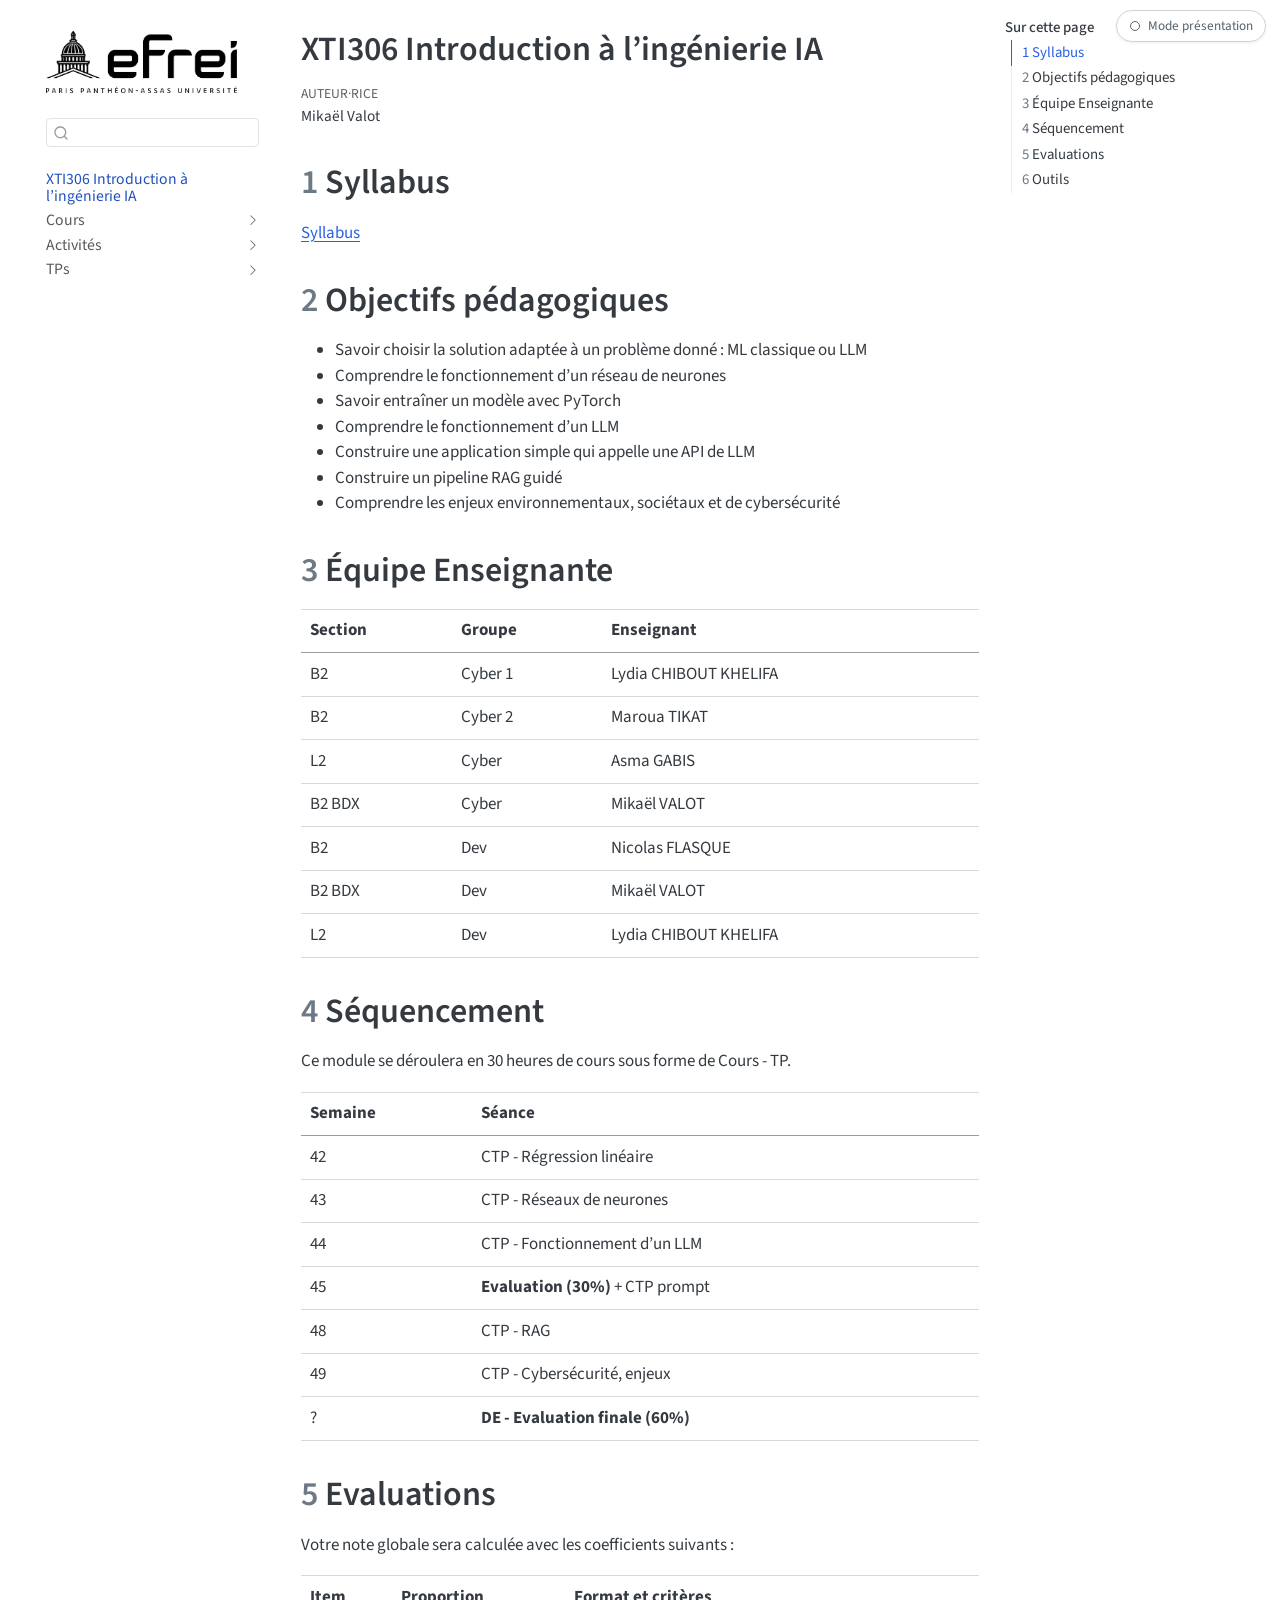
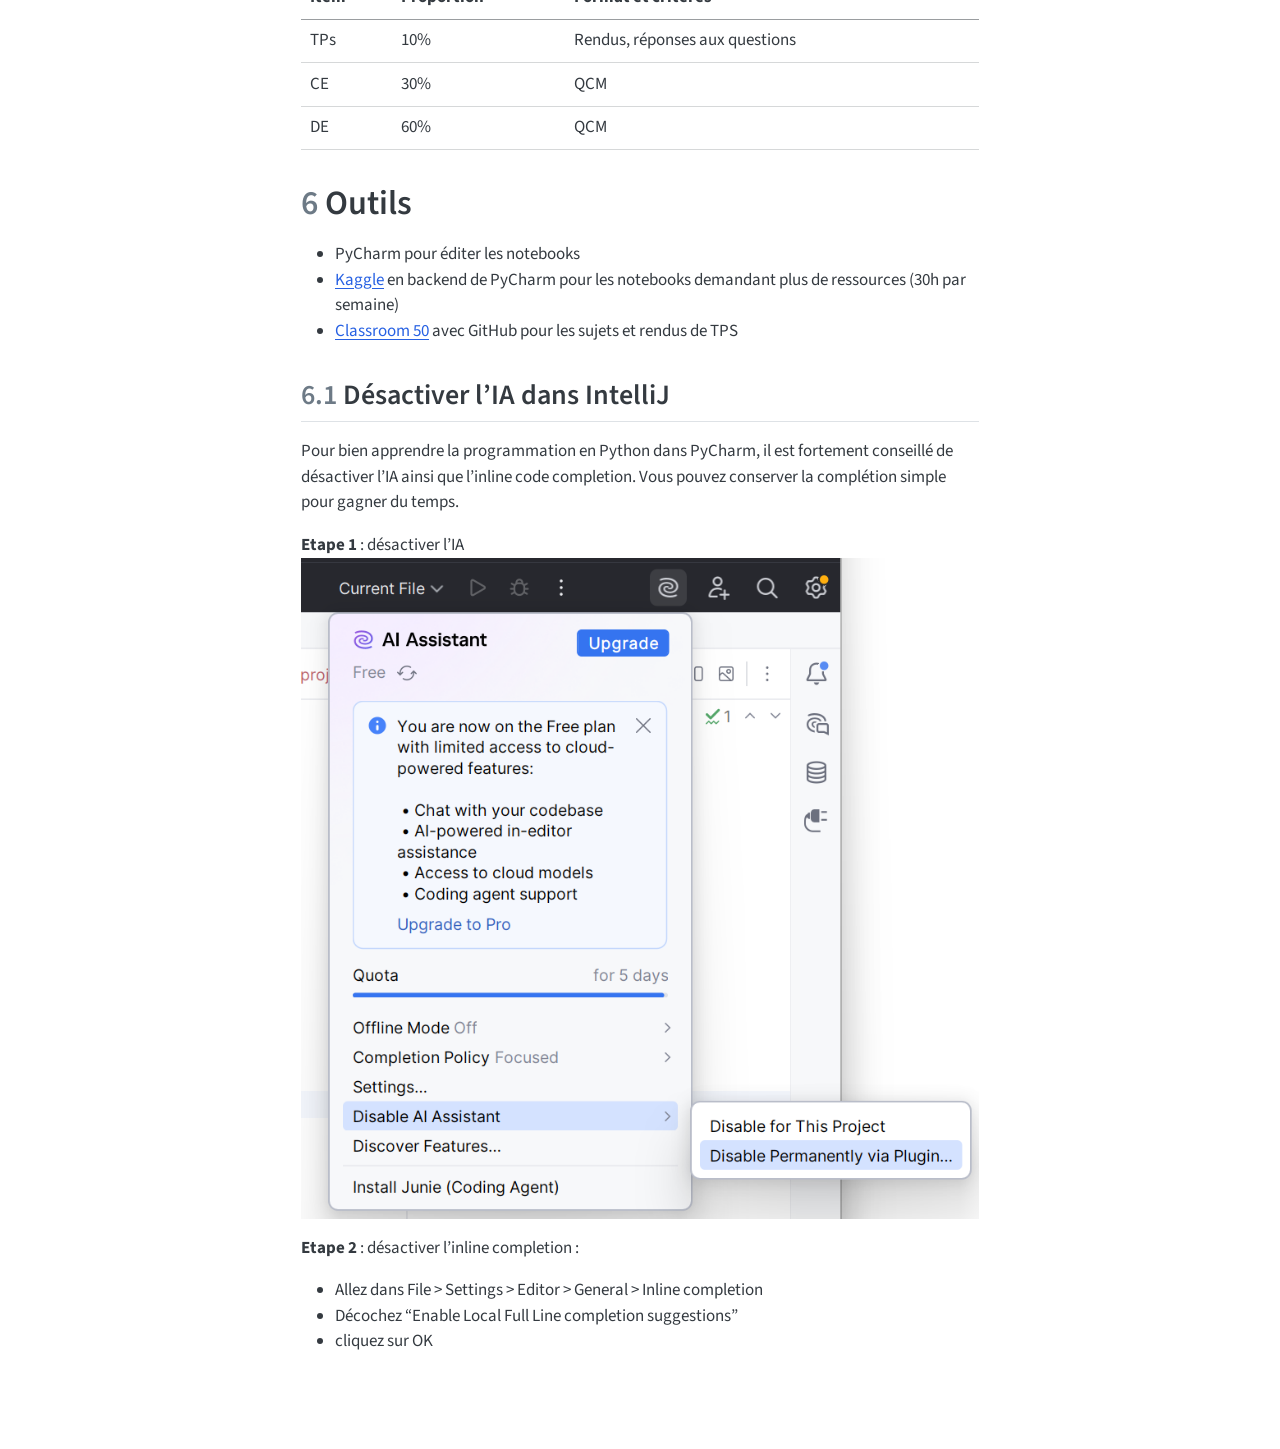
<file: index.html>
<!DOCTYPE html>
<html xmlns="http://www.w3.org/1999/xhtml" lang="fr" xml:lang="fr"><head>

<meta charset="utf-8">
<meta name="generator" content="quarto-1.9.37">

<meta name="viewport" content="width=device-width, initial-scale=1.0, user-scalable=yes">

<meta name="author" content="Mikaël Valot">

<title>XTI306 Introduction à l’ingénierie IA – 2627 XTI306 Introduction à l'ingénierie IA</title>
<style>
/* Default styles provided by pandoc.
** See https://pandoc.org/MANUAL.html#variables-for-html for config info.
*/
code{white-space: pre-wrap;}
span.smallcaps{font-variant: small-caps;}
div.columns{display: flex; gap: min(4vw, 1.5em);}
div.column{flex: auto; overflow-x: auto;}
div.hanging-indent{margin-left: 1.5em; text-indent: -1.5em;}
ul.task-list{list-style: none;}
ul.task-list li input[type="checkbox"] {
  width: 0.8em;
  margin: 0 0.8em 0.2em -1em; /* quarto-specific, see https://github.com/quarto-dev/quarto-cli/issues/4556 */ 
  vertical-align: middle;
}
</style>


<script src="site_libs/quarto-nav/quarto-nav.js"></script>
<script src="site_libs/quarto-nav/headroom.min.js"></script>
<script src="site_libs/clipboard/clipboard.min.js"></script>
<script src="site_libs/quarto-search/autocomplete.umd.js"></script>
<script src="site_libs/quarto-search/fuse.min.js"></script>
<script src="site_libs/quarto-search/quarto-search.js"></script>
<meta name="quarto:offset" content="./">
<link href="./figures/favicon.png" rel="icon" type="image/png">
<script src="site_libs/quarto-html/quarto.js" type="module"></script>
<script src="site_libs/quarto-html/tabsets/tabsets.js" type="module"></script>
<script src="site_libs/quarto-html/popper.min.js"></script>
<script src="site_libs/quarto-html/tippy.umd.min.js"></script>
<script src="site_libs/quarto-html/anchor.min.js"></script>
<link href="site_libs/quarto-html/tippy.css" rel="stylesheet">
<link href="site_libs/quarto-html/quarto-syntax-highlighting-88e8eab2b9e74ff2b2dcb2dc0227e102.css" rel="stylesheet" class="quarto-color-scheme" id="quarto-text-highlighting-styles">
<link href="site_libs/quarto-html/quarto-syntax-highlighting-dark-35673c1328022ec05f8a1bab69fe76b7.css" rel="stylesheet" class="quarto-color-scheme quarto-color-alternate" id="quarto-text-highlighting-styles">
<link href="site_libs/quarto-html/quarto-syntax-highlighting-88e8eab2b9e74ff2b2dcb2dc0227e102.css" rel="stylesheet" class="quarto-color-scheme-extra" id="quarto-text-highlighting-styles">
<script src="site_libs/bootstrap/bootstrap.min.js"></script>
<link href="site_libs/bootstrap/bootstrap-icons.css" rel="stylesheet">
<link href="site_libs/bootstrap/bootstrap-626bc743731229bd8adb76e0f8fa352c.min.css" rel="stylesheet" append-hash="true" class="quarto-color-scheme" id="quarto-bootstrap" data-mode="light">
<link href="site_libs/bootstrap/bootstrap-dark-626bc743731229bd8adb76e0f8fa352c.min.css" rel="stylesheet" append-hash="true" class="quarto-color-scheme quarto-color-alternate" id="quarto-bootstrap" data-mode="light">
<link href="site_libs/bootstrap/bootstrap-626bc743731229bd8adb76e0f8fa352c.min.css" rel="stylesheet" append-hash="true" class="quarto-color-scheme-extra" id="quarto-bootstrap" data-mode="light">
<script id="quarto-search-options" type="application/json">{
  "location": "sidebar",
  "copy-button": false,
  "collapse-after": 3,
  "panel-placement": "start",
  "type": "textbox",
  "limit": 50,
  "keyboard-shortcut": [
    "f",
    "/",
    "s"
  ],
  "show-item-context": false,
  "language": {
    "search-no-results-text": "Pas de résultats",
    "search-matching-documents-text": "documents trouvés",
    "search-copy-link-title": "Copier le lien vers la recherche",
    "search-hide-matches-text": "Cacher les correspondances additionnelles",
    "search-more-match-text": "correspondance de plus dans ce document",
    "search-more-matches-text": "correspondances de plus dans ce document",
    "search-clear-button-title": "Effacer",
    "search-text-placeholder": "",
    "search-detached-cancel-button-title": "Annuler",
    "search-submit-button-title": "Envoyer",
    "search-label": "Recherche"
  }
}</script>


<link rel="stylesheet" href="styles.css">
</head>

<body class="nav-sidebar floating quarto-light">

<div id="quarto-search-results"></div>
  <header id="quarto-header" class="headroom fixed-top">
  <nav class="quarto-secondary-nav">
    <div class="container-fluid d-flex">
      <button type="button" class="quarto-btn-toggle btn" data-bs-toggle="collapse" role="button" data-bs-target=".quarto-sidebar-collapse-item" aria-controls="quarto-sidebar" aria-expanded="false" aria-label="Basculer la barre latérale" onclick="if (window.quartoToggleHeadroom) { window.quartoToggleHeadroom(); }">
        <i class="bi bi-layout-text-sidebar-reverse"></i>
      </button>
        <nav class="quarto-page-breadcrumbs" aria-label="breadcrumb"><ol class="breadcrumb"><li class="breadcrumb-item"><a href="./index.html">XTI306 Introduction à l’ingénierie IA</a></li></ol></nav>
        <a class="flex-grow-1" role="navigation" data-bs-toggle="collapse" data-bs-target=".quarto-sidebar-collapse-item" aria-controls="quarto-sidebar" aria-expanded="false" aria-label="Basculer la barre latérale" onclick="if (window.quartoToggleHeadroom) { window.quartoToggleHeadroom(); }">      
        </a>
      <button type="button" class="btn quarto-search-button" aria-label="Recherche" onclick="window.quartoOpenSearch();">
        <i class="bi bi-search"></i>
      </button>
    </div>
  </nav>
</header>
<!-- content -->
<div id="quarto-content" class="quarto-container page-columns page-rows-contents page-layout-article">
<!-- sidebar -->
  <nav id="quarto-sidebar" class="sidebar collapse collapse-horizontal quarto-sidebar-collapse-item sidebar-navigation floating overflow-auto">
    <div class="pt-lg-2 mt-2 text-left sidebar-header">
      <a href="./index.html" class="sidebar-logo-link">
      <img src="./figures/logo-noir.png" alt="" class="sidebar-logo light-content py-0 d-lg-inline d-none">
      <img src="./figures/logo-noir.png" alt="" class="sidebar-logo dark-content py-0 d-lg-inline d-none">
      </a>
      </div>
        <div class="mt-2 flex-shrink-0 align-items-center">
        <div class="sidebar-search">
        <div id="quarto-search" class="" title="Recherche"></div>
        </div>
        </div>
    <div class="sidebar-menu-container"> 
    <ul class="list-unstyled mt-1">
        <li class="sidebar-item">
  <div class="sidebar-item-container"> 
  <a href="./index.html" class="sidebar-item-text sidebar-link active">
 <span class="menu-text">XTI306 Introduction à l’ingénierie IA</span></a>
  </div>
</li>
        <li class="sidebar-item sidebar-item-section">
      <div class="sidebar-item-container"> 
            <a class="sidebar-item-text sidebar-link text-start collapsed" data-bs-toggle="collapse" data-bs-target="#quarto-sidebar-section-1" role="navigation" aria-expanded="false">
 <span class="menu-text">Cours</span></a>
          <a class="sidebar-item-toggle text-start collapsed" data-bs-toggle="collapse" data-bs-target="#quarto-sidebar-section-1" role="navigation" aria-expanded="false" aria-label="Basculer la section">
            <i class="bi bi-chevron-right ms-2"></i>
          </a> 
      </div>
      <ul id="quarto-sidebar-section-1" class="collapse list-unstyled sidebar-section depth1 ">  
          <li class="sidebar-item">
  <div class="sidebar-item-container"> 
  <a href="./cours1.html" class="sidebar-item-text sidebar-link">
 <span class="menu-text">CM1 - Introduction à l’apprentissage automatique (<em>machine learning</em>)</span></a>
  </div>
</li>
          <li class="sidebar-item">
  <div class="sidebar-item-container"> 
  <a href="./glossaire.html" class="sidebar-item-text sidebar-link">
 <span class="menu-text">Glossaire</span></a>
  </div>
</li>
          <li class="sidebar-item">
  <div class="sidebar-item-container"> 
  <a href="./references.html" class="sidebar-item-text sidebar-link">
 <span class="menu-text">Références</span></a>
  </div>
</li>
      </ul>
  </li>
        <li class="sidebar-item sidebar-item-section">
      <div class="sidebar-item-container"> 
            <a class="sidebar-item-text sidebar-link text-start collapsed" data-bs-toggle="collapse" data-bs-target="#quarto-sidebar-section-2" role="navigation" aria-expanded="false">
 <span class="menu-text">Activités</span></a>
          <a class="sidebar-item-toggle text-start collapsed" data-bs-toggle="collapse" data-bs-target="#quarto-sidebar-section-2" role="navigation" aria-expanded="false" aria-label="Basculer la section">
            <i class="bi bi-chevron-right ms-2"></i>
          </a> 
      </div>
      <ul id="quarto-sidebar-section-2" class="collapse list-unstyled sidebar-section depth1 ">  
          <li class="sidebar-item">
  <div class="sidebar-item-container"> 
  <a href="./cours1_gradient_descent.html" class="sidebar-item-text sidebar-link">
 <span class="menu-text">CM1 - Descente de Gradient</span></a>
  </div>
</li>
          <li class="sidebar-item">
  <div class="sidebar-item-container"> 
  <a href="./single-neuron.html" class="sidebar-item-text sidebar-link">
 <span class="menu-text">CM2 - Modèle à un neurone</span></a>
  </div>
</li>
          <li class="sidebar-item">
  <div class="sidebar-item-container"> 
  <a href="./multi-neuron.html" class="sidebar-item-text sidebar-link">
 <span class="menu-text">CM2 - Modèle à plusieurs neurones</span></a>
  </div>
</li>
          <li class="sidebar-item">
  <div class="sidebar-item-container"> 
  <a href="./playground.html" class="sidebar-item-text sidebar-link">
 <span class="menu-text">CM2 - TensorFlow Playground</span></a>
  </div>
</li>
          <li class="sidebar-item">
  <div class="sidebar-item-container"> 
  <a href="./cours3_attention.html" class="sidebar-item-text sidebar-link">
 <span class="menu-text">CM3 - Le mécanisme d’attention</span></a>
  </div>
</li>
      </ul>
  </li>
        <li class="sidebar-item sidebar-item-section">
      <div class="sidebar-item-container"> 
            <a class="sidebar-item-text sidebar-link text-start collapsed" data-bs-toggle="collapse" data-bs-target="#quarto-sidebar-section-3" role="navigation" aria-expanded="false">
 <span class="menu-text">TPs</span></a>
          <a class="sidebar-item-toggle text-start collapsed" data-bs-toggle="collapse" data-bs-target="#quarto-sidebar-section-3" role="navigation" aria-expanded="false" aria-label="Basculer la section">
            <i class="bi bi-chevron-right ms-2"></i>
          </a> 
      </div>
      <ul id="quarto-sidebar-section-3" class="collapse list-unstyled sidebar-section depth1 ">  
          <li class="sidebar-item">
  <div class="sidebar-item-container"> 
  <a href="./tp1.html" class="sidebar-item-text sidebar-link">
 <span class="menu-text">TP1 - Introduction à l’apprentissage automatique (<em>machine learning</em>)</span></a>
  </div>
</li>
      </ul>
  </li>
    </ul>
    </div>
</nav>
<div id="quarto-sidebar-glass" class="quarto-sidebar-collapse-item" data-bs-toggle="collapse" data-bs-target=".quarto-sidebar-collapse-item"></div>
<!-- margin-sidebar -->
    <div id="quarto-margin-sidebar" class="sidebar margin-sidebar">
        <nav id="TOC" role="doc-toc" class="toc-active">
    <h2 id="toc-title">Sur cette page</h2>
   
  <ul class="collapse">
  <li><a href="#syllabus" id="toc-syllabus" class="nav-link active" data-scroll-target="#syllabus"><span class="header-section-number">1</span> Syllabus</a></li>
  <li><a href="#objectifs-pédagogiques" id="toc-objectifs-pédagogiques" class="nav-link" data-scroll-target="#objectifs-pédagogiques"><span class="header-section-number">2</span> Objectifs pédagogiques</a></li>
  <li><a href="#équipe-enseignante" id="toc-équipe-enseignante" class="nav-link" data-scroll-target="#équipe-enseignante"><span class="header-section-number">3</span> Équipe Enseignante</a></li>
  <li><a href="#séquencement" id="toc-séquencement" class="nav-link" data-scroll-target="#séquencement"><span class="header-section-number">4</span> Séquencement</a></li>
  <li><a href="#evaluations" id="toc-evaluations" class="nav-link" data-scroll-target="#evaluations"><span class="header-section-number">5</span> Evaluations</a></li>
  <li><a href="#outils" id="toc-outils" class="nav-link" data-scroll-target="#outils"><span class="header-section-number">6</span> Outils</a>
  <ul class="collapse">
  <li><a href="#désactiver-lia-dans-intellij" id="toc-désactiver-lia-dans-intellij" class="nav-link" data-scroll-target="#désactiver-lia-dans-intellij"><span class="header-section-number">6.1</span> Désactiver l’IA dans IntelliJ</a></li>
  </ul></li>
  </ul>
</nav>
    </div>
<!-- main -->
<main class="content" id="quarto-document-content">

<header id="title-block-header" class="quarto-title-block default">
<div class="quarto-title">
<h1 class="title">XTI306 Introduction à l’ingénierie IA</h1>
</div>



<div class="quarto-title-meta">

    <div>
    <div class="quarto-title-meta-heading">Auteur·rice</div>
    <div class="quarto-title-meta-contents">
             <p>Mikaël Valot </p>
          </div>
  </div>
    
  
    
  </div>
  


</header>


<section id="syllabus" class="level1" data-number="1">
<h1 data-number="1"><span class="header-section-number">1</span> Syllabus</h1>
<p><a href="Syllabus_XTI306.pdf">Syllabus</a></p>
</section>
<section id="objectifs-pédagogiques" class="level1" data-number="2">
<h1 data-number="2"><span class="header-section-number">2</span> Objectifs pédagogiques</h1>
<ul>
<li>Savoir choisir la solution adaptée à un problème donné : ML classique ou LLM</li>
<li>Comprendre le fonctionnement d’un réseau de neurones</li>
<li>Savoir entraîner un modèle avec PyTorch</li>
<li>Comprendre le fonctionnement d’un LLM</li>
<li>Construire une application simple qui appelle une API de LLM</li>
<li>Construire un pipeline RAG guidé</li>
<li>Comprendre les enjeux environnementaux, sociétaux et de cybersécurité</li>
</ul>
</section>
<section id="équipe-enseignante" class="level1" data-number="3">
<h1 data-number="3"><span class="header-section-number">3</span> Équipe Enseignante</h1>
<table class="caption-top table">
<thead>
<tr class="header">
<th>Section</th>
<th>Groupe</th>
<th>Enseignant</th>
</tr>
</thead>
<tbody>
<tr class="odd">
<td>B2</td>
<td>Cyber 1</td>
<td>Lydia CHIBOUT KHELIFA</td>
</tr>
<tr class="even">
<td>B2</td>
<td>Cyber 2</td>
<td>Maroua TIKAT</td>
</tr>
<tr class="odd">
<td>L2</td>
<td>Cyber</td>
<td>Asma GABIS</td>
</tr>
<tr class="even">
<td>B2 BDX</td>
<td>Cyber</td>
<td>Mikaël VALOT</td>
</tr>
<tr class="odd">
<td>B2</td>
<td>Dev</td>
<td>Nicolas FLASQUE</td>
</tr>
<tr class="even">
<td>B2 BDX</td>
<td>Dev</td>
<td>Mikaël VALOT</td>
</tr>
<tr class="odd">
<td>L2</td>
<td>Dev</td>
<td>Lydia CHIBOUT KHELIFA</td>
</tr>
</tbody>
</table>
</section>
<section id="séquencement" class="level1" data-number="4">
<h1 data-number="4"><span class="header-section-number">4</span> Séquencement</h1>
<p>Ce module se déroulera en 30 heures de cours sous forme de Cours - TP.</p>
<table class="caption-top table">
<thead>
<tr class="header">
<th>Semaine</th>
<th>Séance</th>
</tr>
</thead>
<tbody>
<tr class="odd">
<td>42</td>
<td>CTP - Régression linéaire</td>
</tr>
<tr class="even">
<td>43</td>
<td>CTP - Réseaux de neurones</td>
</tr>
<tr class="odd">
<td>44</td>
<td>CTP - Fonctionnement d’un LLM</td>
</tr>
<tr class="even">
<td>45</td>
<td><strong>Evaluation (30%)</strong> + CTP prompt</td>
</tr>
<tr class="odd">
<td>48</td>
<td>CTP - RAG</td>
</tr>
<tr class="even">
<td>49</td>
<td>CTP - Cybersécurité, enjeux</td>
</tr>
<tr class="odd">
<td>?</td>
<td><strong>DE - Evaluation finale (60%)</strong></td>
</tr>
</tbody>
</table>
</section>
<section id="evaluations" class="level1" data-number="5">
<h1 data-number="5"><span class="header-section-number">5</span> Evaluations</h1>
<p>Votre note globale sera calculée avec les coefficients suivants :</p>
<table class="caption-top table">
<thead>
<tr class="header">
<th>Item</th>
<th>Proportion</th>
<th>Format et critères</th>
</tr>
</thead>
<tbody>
<tr class="odd">
<td>TPs</td>
<td>10%</td>
<td>Rendus, réponses aux questions</td>
</tr>
<tr class="even">
<td>CE</td>
<td>30%</td>
<td>QCM</td>
</tr>
<tr class="odd">
<td>DE</td>
<td>60%</td>
<td>QCM</td>
</tr>
</tbody>
</table>
</section>
<section id="outils" class="level1" data-number="6">
<h1 data-number="6"><span class="header-section-number">6</span> Outils</h1>
<ul>
<li>PyCharm pour éditer les notebooks</li>
<li><a href="https://www.kaggle.com/">Kaggle</a> en backend de PyCharm pour les notebooks demandant plus de ressources (30h par semaine)</li>
<li><a href="https://github.com/foundation50/classroom50/wiki">Classroom 50</a> avec GitHub pour les sujets et rendus de TPS</li>
</ul>
<section id="désactiver-lia-dans-intellij" class="level2" data-number="6.1">
<h2 data-number="6.1" class="anchored" data-anchor-id="désactiver-lia-dans-intellij"><span class="header-section-number">6.1</span> Désactiver l’IA dans IntelliJ</h2>
<p>Pour bien apprendre la programmation en Python dans PyCharm, il est fortement conseillé de désactiver l’IA ainsi que l’inline code completion. Vous pouvez conserver la complétion simple pour gagner du temps.</p>
<p><strong>Etape 1</strong> : désactiver l’IA <img src="figures/disable_IA.png" class="img-fluid" alt="Désactiver l’IA dans IntelliJ"></p>
<p><strong>Etape 2</strong> : désactiver l’inline completion :</p>
<ul>
<li>Allez dans File &gt; Settings &gt; Editor &gt; General &gt; Inline completion</li>
<li>Décochez “Enable Local Full Line completion suggestions”</li>
<li>cliquez sur OK</li>
</ul>
<!-- TODO 2627
Take the Udemy course, improve this course with it.
Make students take the certification?
-->


</section>
</section>

</main> <!-- /main -->
<script>
// Presentation mode. Turning it on:
//   - collapses every collapsible callout, each one staying clickable so it
//     can be opened on demand during the lecture
//   - scales the document up for projection (see styles.css)
// Turning it off restores the reading view, with every callout expanded.
// The choice is stored in localStorage so it survives page navigation.
(function () {
  const STORAGE_KEY = "xti306-presentation-mode";
  const root = document.documentElement;

  // Quarto renders a callout carrying a collapse attribute with the Bootstrap
  // collapse markup: a .callout-header holding aria-expanded, and a
  // .callout-collapse holding the body. The chevron is rotated by CSS from
  // aria-expanded alone, and Bootstrap reads the "show" class back from the
  // DOM on every click, so setting both by hand keeps later manual clicks
  // consistent.
  //
  // Callouts written without a collapse attribute lack this markup and are
  // left alone: they stay visible in both modes.
  function setCalloutsCollapsed(collapsed) {
    document.querySelectorAll(".callout").forEach(function (callout) {
      const header = callout.querySelector(".callout-header[aria-expanded]");
      const body = callout.querySelector(".callout-collapse");
      if (!header || !body) return;

      body.classList.toggle("show", !collapsed);
      header.setAttribute("aria-expanded", String(!collapsed));
    });
  }

  // A page opts out of the reading view by declaring
  // `body-classes: collapsed-by-default` in its front matter. Its callouts hold
  // answers the reader is meant to look for first, so they stay closed in both
  // modes and open only on click.
  function alwaysCollapsed() {
    return document.body.classList.contains("collapsed-by-default");
  }

  function render(button, enabled) {
    root.classList.toggle("presentation-mode", enabled);
    setCalloutsCollapsed(enabled || alwaysCollapsed());

    button.setAttribute("aria-pressed", String(enabled));
    button.title = enabled
      ? "Revenir à la vue complète : tous les encadrés dépliés"
      : "Replier les encadrés et agrandir le texte pour la projection";
  }

  function init() {
    const button = document.createElement("button");
    button.id = "presentation-toggle";
    button.type = "button";
    button.innerHTML = '<span class="status-dot"></span>Mode présentation';

    let enabled = localStorage.getItem(STORAGE_KEY) === "true";
    render(button, enabled);

    button.addEventListener("click", function () {
      enabled = !enabled;
      localStorage.setItem(STORAGE_KEY, String(enabled));
      render(button, enabled);
    });

    document.body.appendChild(button);
  }

  if (document.readyState === "loading") {
    document.addEventListener("DOMContentLoaded", init);
  } else {
    init();
  }
})();
</script>
<script id="quarto-html-after-body" type="application/javascript">
  window.document.addEventListener("DOMContentLoaded", function (event) {
    const icon = "";
    const anchorJS = new window.AnchorJS();
    anchorJS.options = {
      placement: 'right',
      icon: icon
    };
    anchorJS.add('.anchored');
    const isCodeAnnotation = (el) => {
      for (const clz of el.classList) {
        if (clz.startsWith('code-annotation-')) {                     
          return true;
        }
      }
      return false;
    }
    const onCopySuccess = function(e) {
      // button target
      const button = e.trigger;
      // don't keep focus
      button.blur();
      // flash "checked"
      button.classList.add('code-copy-button-checked');
      var currentTitle = button.getAttribute("title");
      button.setAttribute("title", "Copié");
      let tooltip;
      if (window.bootstrap) {
        button.setAttribute("data-bs-toggle", "tooltip");
        button.setAttribute("data-bs-placement", "left");
        button.setAttribute("data-bs-title", "Copié");
        tooltip = new bootstrap.Tooltip(button, 
          { trigger: "manual", 
            customClass: "code-copy-button-tooltip",
            offset: [0, -8]});
        tooltip.show();    
      }
      setTimeout(function() {
        if (tooltip) {
          tooltip.hide();
          button.removeAttribute("data-bs-title");
          button.removeAttribute("data-bs-toggle");
          button.removeAttribute("data-bs-placement");
        }
        button.setAttribute("title", currentTitle);
        button.classList.remove('code-copy-button-checked');
      }, 1000);
      // clear code selection
      e.clearSelection();
    }
    const getTextToCopy = function(trigger) {
      const outerScaffold = trigger.parentElement.cloneNode(true);
      const codeEl = outerScaffold.querySelector('code');
      for (const childEl of codeEl.children) {
        if (isCodeAnnotation(childEl)) {
          childEl.remove();
        }
      }
      return codeEl.innerText;
    }
    const clipboard = new window.ClipboardJS('.code-copy-button:not([data-in-quarto-modal])', {
      text: getTextToCopy
    });
    clipboard.on('success', onCopySuccess);
    if (window.document.getElementById('quarto-embedded-source-code-modal')) {
      const clipboardModal = new window.ClipboardJS('.code-copy-button[data-in-quarto-modal]', {
        text: getTextToCopy,
        container: window.document.getElementById('quarto-embedded-source-code-modal')
      });
      clipboardModal.on('success', onCopySuccess);
    }
      var localhostRegex = new RegExp(/^(?:http|https):\/\/localhost\:?[0-9]*\//);
      var mailtoRegex = new RegExp(/^mailto:/);
        var filterRegex = new RegExp("https:\/\/mikaelv\.github\.io\/xti306_IA_site\/");
      var isInternal = (href) => {
          return filterRegex.test(href) || localhostRegex.test(href) || mailtoRegex.test(href);
      }
      // Inspect non-navigation links and adorn them if external
     var links = window.document.querySelectorAll('a[href]:not(.nav-link):not(.navbar-brand):not(.toc-action):not(.sidebar-link):not(.sidebar-item-toggle):not(.pagination-link):not(.no-external):not([aria-hidden]):not(.dropdown-item):not(.quarto-navigation-tool):not(.about-link)');
      for (var i=0; i<links.length; i++) {
        const link = links[i];
        if (!isInternal(link.href)) {
          // undo the damage that might have been done by quarto-nav.js in the case of
          // links that we want to consider external
          if (link.dataset.originalHref !== undefined) {
            link.href = link.dataset.originalHref;
          }
        }
      }
    function tippyHover(el, contentFn, onTriggerFn, onUntriggerFn) {
      const config = {
        allowHTML: true,
        maxWidth: 500,
        delay: 100,
        arrow: false,
        appendTo: function(el) {
            return el.parentElement;
        },
        interactive: true,
        interactiveBorder: 10,
        theme: 'quarto',
        placement: 'bottom-start',
      };
      if (contentFn) {
        config.content = contentFn;
      }
      if (onTriggerFn) {
        config.onTrigger = onTriggerFn;
      }
      if (onUntriggerFn) {
        config.onUntrigger = onUntriggerFn;
      }
      window.tippy(el, config); 
    }
    const noterefs = window.document.querySelectorAll('a[role="doc-noteref"]');
    for (var i=0; i<noterefs.length; i++) {
      const ref = noterefs[i];
      tippyHover(ref, function() {
        // use id or data attribute instead here
        let href = ref.getAttribute('data-footnote-href') || ref.getAttribute('href');
        try { href = new URL(href).hash; } catch {}
        const id = href.replace(/^#\/?/, "");
        const note = window.document.getElementById(id);
        if (note) {
          return note.innerHTML;
        } else {
          return "";
        }
      });
    }
    const xrefs = window.document.querySelectorAll('a.quarto-xref');
    const processXRef = (id, note) => {
      // Strip column container classes
      const stripColumnClz = (el) => {
        el.classList.remove("page-full", "page-columns");
        if (el.children) {
          for (const child of el.children) {
            stripColumnClz(child);
          }
        }
      }
      stripColumnClz(note)
      if (id === null || id.startsWith('sec-')) {
        // Special case sections, only their first couple elements
        const container = document.createElement("div");
        if (note.children && note.children.length > 2) {
          container.appendChild(note.children[0].cloneNode(true));
          for (let i = 1; i < note.children.length; i++) {
            const child = note.children[i];
            if (child.tagName === "P" && child.innerText === "") {
              continue;
            } else {
              container.appendChild(child.cloneNode(true));
              break;
            }
          }
          if (window.Quarto?.typesetMath) {
            window.Quarto.typesetMath(container);
          }
          return container.innerHTML
        } else {
          if (window.Quarto?.typesetMath) {
            window.Quarto.typesetMath(note);
          }
          return note.innerHTML;
        }
      } else {
        // Remove any anchor links if they are present
        const anchorLink = note.querySelector('a.anchorjs-link');
        if (anchorLink) {
          anchorLink.remove();
        }
        if (window.Quarto?.typesetMath) {
          window.Quarto.typesetMath(note);
        }
        if (note.classList.contains("callout")) {
          return note.outerHTML;
        } else {
          return note.innerHTML;
        }
      }
    }
    for (var i=0; i<xrefs.length; i++) {
      const xref = xrefs[i];
      tippyHover(xref, undefined, function(instance) {
        instance.disable();
        let url = xref.getAttribute('href');
        let hash = undefined; 
        if (url.startsWith('#')) {
          hash = url;
        } else {
          try { hash = new URL(url).hash; } catch {}
        }
        if (hash) {
          const id = hash.replace(/^#\/?/, "");
          const note = window.document.getElementById(id);
          if (note !== null) {
            try {
              const html = processXRef(id, note.cloneNode(true));
              instance.setContent(html);
            } finally {
              instance.enable();
              instance.show();
            }
          } else {
            // See if we can fetch this
            fetch(url.split('#')[0])
            .then(res => res.text())
            .then(html => {
              const parser = new DOMParser();
              const htmlDoc = parser.parseFromString(html, "text/html");
              const note = htmlDoc.getElementById(id);
              if (note !== null) {
                const html = processXRef(id, note);
                instance.setContent(html);
              } 
            }).finally(() => {
              instance.enable();
              instance.show();
            });
          }
        } else {
          // See if we can fetch a full url (with no hash to target)
          // This is a special case and we should probably do some content thinning / targeting
          fetch(url)
          .then(res => res.text())
          .then(html => {
            const parser = new DOMParser();
            const htmlDoc = parser.parseFromString(html, "text/html");
            const note = htmlDoc.querySelector('main.content');
            if (note !== null) {
              // This should only happen for chapter cross references
              // (since there is no id in the URL)
              // remove the first header
              if (note.children.length > 0 && note.children[0].tagName === "HEADER") {
                note.children[0].remove();
              }
              const html = processXRef(null, note);
              instance.setContent(html);
            } 
          }).finally(() => {
            instance.enable();
            instance.show();
          });
        }
      }, function(instance) {
      });
    }
        let selectedAnnoteEl;
        const selectorForAnnotation = ( cell, annotation) => {
          let cellAttr = 'data-code-cell="' + cell + '"';
          let lineAttr = 'data-code-annotation="' +  annotation + '"';
          const selector = 'span[' + cellAttr + '][' + lineAttr + ']';
          return selector;
        }
        const selectCodeLines = (annoteEl) => {
          const doc = window.document;
          const targetCell = annoteEl.getAttribute("data-target-cell");
          const targetAnnotation = annoteEl.getAttribute("data-target-annotation");
          const annoteSpan = window.document.querySelector(selectorForAnnotation(targetCell, targetAnnotation));
          const lines = annoteSpan.getAttribute("data-code-lines").split(",");
          const lineIds = lines.map((line) => {
            return targetCell + "-" + line;
          })
          let top = null;
          let height = null;
          let parent = null;
          if (lineIds.length > 0) {
              //compute the position of the single el (top and bottom and make a div)
              const el = window.document.getElementById(lineIds[0]);
              top = el.offsetTop;
              height = el.offsetHeight;
              parent = el.parentElement.parentElement;
            if (lineIds.length > 1) {
              const lastEl = window.document.getElementById(lineIds[lineIds.length - 1]);
              const bottom = lastEl.offsetTop + lastEl.offsetHeight;
              height = bottom - top;
            }
            if (top !== null && height !== null && parent !== null) {
              // cook up a div (if necessary) and position it 
              let div = window.document.getElementById("code-annotation-line-highlight");
              if (div === null) {
                div = window.document.createElement("div");
                div.setAttribute("id", "code-annotation-line-highlight");
                div.style.position = 'absolute';
                parent.appendChild(div);
              }
              div.style.top = top - 2 + "px";
              div.style.height = height + 4 + "px";
              div.style.left = 0;
              let gutterDiv = window.document.getElementById("code-annotation-line-highlight-gutter");
              if (gutterDiv === null) {
                gutterDiv = window.document.createElement("div");
                gutterDiv.setAttribute("id", "code-annotation-line-highlight-gutter");
                gutterDiv.style.position = 'absolute';
                const codeCell = window.document.getElementById(targetCell);
                const gutter = codeCell.querySelector('.code-annotation-gutter');
                gutter.appendChild(gutterDiv);
              }
              gutterDiv.style.top = top - 2 + "px";
              gutterDiv.style.height = height + 4 + "px";
            }
            selectedAnnoteEl = annoteEl;
          }
        };
        const unselectCodeLines = () => {
          const elementsIds = ["code-annotation-line-highlight", "code-annotation-line-highlight-gutter"];
          elementsIds.forEach((elId) => {
            const div = window.document.getElementById(elId);
            if (div) {
              div.remove();
            }
          });
          selectedAnnoteEl = undefined;
        };
          // Handle positioning of the toggle
      window.addEventListener(
        "resize",
        throttle(() => {
          elRect = undefined;
          if (selectedAnnoteEl) {
            selectCodeLines(selectedAnnoteEl);
          }
        }, 10)
      );
      function throttle(fn, ms) {
      let throttle = false;
      let timer;
        return (...args) => {
          if(!throttle) { // first call gets through
              fn.apply(this, args);
              throttle = true;
          } else { // all the others get throttled
              if(timer) clearTimeout(timer); // cancel #2
              timer = setTimeout(() => {
                fn.apply(this, args);
                timer = throttle = false;
              }, ms);
          }
        };
      }
        // Attach click handler to the DT
        const annoteDls = window.document.querySelectorAll('dt[data-target-cell]');
        for (const annoteDlNode of annoteDls) {
          annoteDlNode.addEventListener('click', (event) => {
            const clickedEl = event.target;
            if (clickedEl !== selectedAnnoteEl) {
              unselectCodeLines();
              const activeEl = window.document.querySelector('dt[data-target-cell].code-annotation-active');
              if (activeEl) {
                activeEl.classList.remove('code-annotation-active');
              }
              selectCodeLines(clickedEl);
              clickedEl.classList.add('code-annotation-active');
            } else {
              // Unselect the line
              unselectCodeLines();
              clickedEl.classList.remove('code-annotation-active');
            }
          });
        }
    const findCites = (el) => {
      const parentEl = el.parentElement;
      if (parentEl) {
        const cites = parentEl.dataset.cites;
        if (cites) {
          return {
            el,
            cites: cites.split(' ')
          };
        } else {
          return findCites(el.parentElement)
        }
      } else {
        return undefined;
      }
    };
    var bibliorefs = window.document.querySelectorAll('a[role="doc-biblioref"]');
    for (var i=0; i<bibliorefs.length; i++) {
      const ref = bibliorefs[i];
      const citeInfo = findCites(ref);
      if (citeInfo) {
        tippyHover(citeInfo.el, function() {
          var popup = window.document.createElement('div');
          citeInfo.cites.forEach(function(cite) {
            var citeDiv = window.document.createElement('div');
            citeDiv.classList.add('hanging-indent');
            citeDiv.classList.add('csl-entry');
            var biblioDiv = window.document.getElementById('ref-' + cite);
            if (biblioDiv) {
              citeDiv.innerHTML = biblioDiv.innerHTML;
            }
            popup.appendChild(citeDiv);
          });
          return popup.innerHTML;
        });
      }
    }
  });
  </script>
</div> <!-- /content -->




</body></html>
</file>
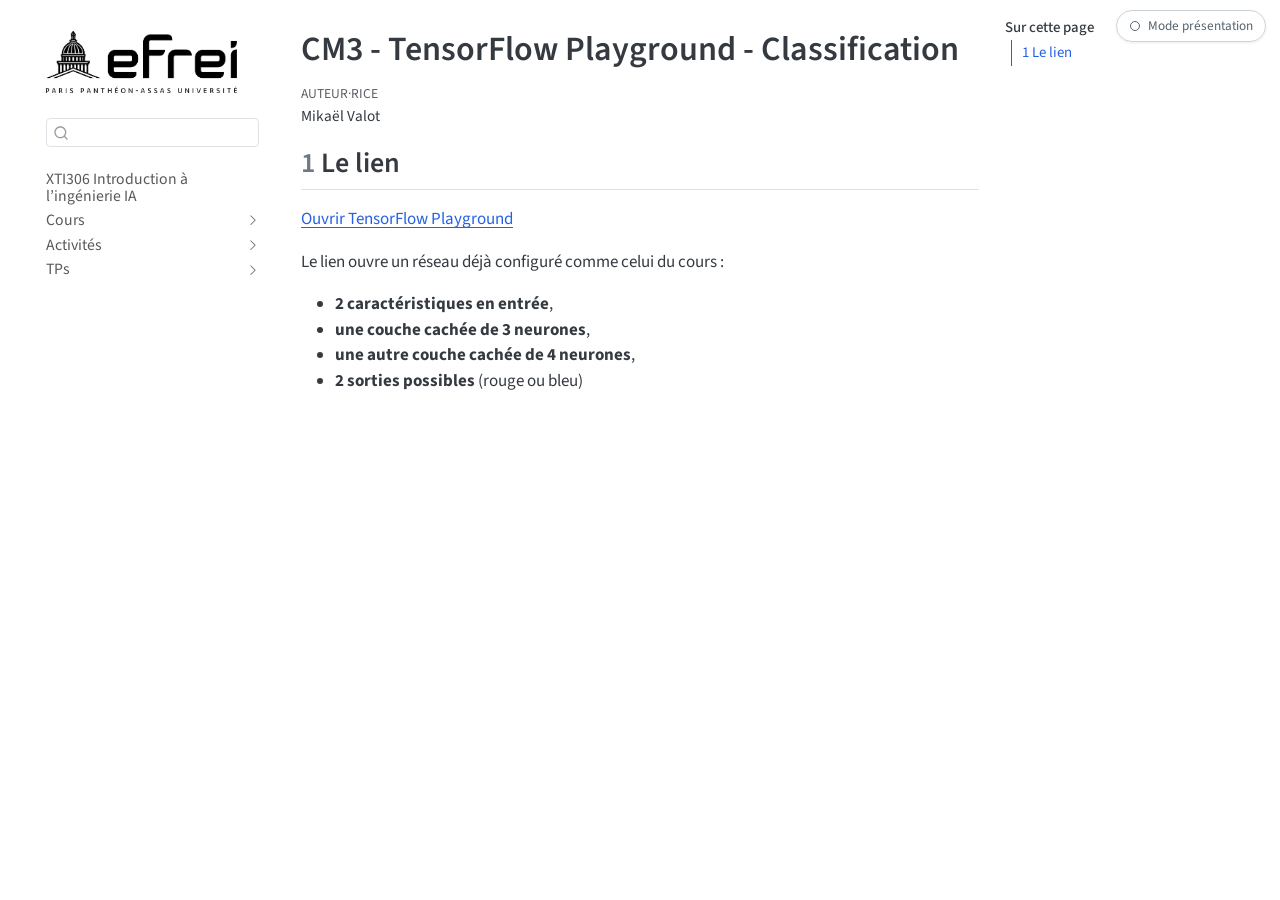
<file: cours3_activite1.html>
<!DOCTYPE html>
<html xmlns="http://www.w3.org/1999/xhtml" lang="fr" xml:lang="fr"><head>

<meta charset="utf-8">
<meta name="generator" content="quarto-1.9.37">

<meta name="viewport" content="width=device-width, initial-scale=1.0, user-scalable=yes">

<meta name="author" content="Mikaël Valot">

<title>CM3 - TensorFlow Playground - Classification – 2627 XTI306 Introduction à l’ingénierie IA</title>
<style>
/* Default styles provided by pandoc.
** See https://pandoc.org/MANUAL.html#variables-for-html for config info.
*/
code{white-space: pre-wrap;}
span.smallcaps{font-variant: small-caps;}
div.columns{display: flex; gap: min(4vw, 1.5em);}
div.column{flex: auto; overflow-x: auto;}
div.hanging-indent{margin-left: 1.5em; text-indent: -1.5em;}
ul.task-list{list-style: none;}
ul.task-list li input[type="checkbox"] {
  width: 0.8em;
  margin: 0 0.8em 0.2em -1em; /* quarto-specific, see https://github.com/quarto-dev/quarto-cli/issues/4556 */ 
  vertical-align: middle;
}
</style>


<script src="site_libs/quarto-nav/quarto-nav.js"></script>
<script src="site_libs/quarto-nav/headroom.min.js"></script>
<script src="site_libs/clipboard/clipboard.min.js"></script>
<script src="site_libs/quarto-search/autocomplete.umd.js"></script>
<script src="site_libs/quarto-search/fuse.min.js"></script>
<script src="site_libs/quarto-search/quarto-search.js"></script>
<meta name="quarto:offset" content="./">
<link href="./figures/favicon.png" rel="icon" type="image/png">
<script src="site_libs/quarto-html/quarto.js" type="module"></script>
<script src="site_libs/quarto-html/tabsets/tabsets.js" type="module"></script>
<script src="site_libs/quarto-html/popper.min.js"></script>
<script src="site_libs/quarto-html/tippy.umd.min.js"></script>
<script src="site_libs/quarto-html/anchor.min.js"></script>
<link href="site_libs/quarto-html/tippy.css" rel="stylesheet">
<link href="site_libs/quarto-html/quarto-syntax-highlighting-88e8eab2b9e74ff2b2dcb2dc0227e102.css" rel="stylesheet" class="quarto-color-scheme" id="quarto-text-highlighting-styles">
<link href="site_libs/quarto-html/quarto-syntax-highlighting-dark-35673c1328022ec05f8a1bab69fe76b7.css" rel="stylesheet" class="quarto-color-scheme quarto-color-alternate" id="quarto-text-highlighting-styles">
<link href="site_libs/quarto-html/quarto-syntax-highlighting-88e8eab2b9e74ff2b2dcb2dc0227e102.css" rel="stylesheet" class="quarto-color-scheme-extra" id="quarto-text-highlighting-styles">
<script src="site_libs/bootstrap/bootstrap.min.js"></script>
<link href="site_libs/bootstrap/bootstrap-icons.css" rel="stylesheet">
<link href="site_libs/bootstrap/bootstrap-626bc743731229bd8adb76e0f8fa352c.min.css" rel="stylesheet" append-hash="true" class="quarto-color-scheme" id="quarto-bootstrap" data-mode="light">
<link href="site_libs/bootstrap/bootstrap-dark-626bc743731229bd8adb76e0f8fa352c.min.css" rel="stylesheet" append-hash="true" class="quarto-color-scheme quarto-color-alternate" id="quarto-bootstrap" data-mode="light">
<link href="site_libs/bootstrap/bootstrap-626bc743731229bd8adb76e0f8fa352c.min.css" rel="stylesheet" append-hash="true" class="quarto-color-scheme-extra" id="quarto-bootstrap" data-mode="light">
<script id="quarto-search-options" type="application/json">{
  "location": "sidebar",
  "copy-button": false,
  "collapse-after": 3,
  "panel-placement": "start",
  "type": "textbox",
  "limit": 50,
  "keyboard-shortcut": [
    "f",
    "/",
    "s"
  ],
  "show-item-context": false,
  "language": {
    "search-no-results-text": "Pas de résultats",
    "search-matching-documents-text": "documents trouvés",
    "search-copy-link-title": "Copier le lien vers la recherche",
    "search-hide-matches-text": "Cacher les correspondances additionnelles",
    "search-more-match-text": "correspondance de plus dans ce document",
    "search-more-matches-text": "correspondances de plus dans ce document",
    "search-clear-button-title": "Effacer",
    "search-text-placeholder": "",
    "search-detached-cancel-button-title": "Annuler",
    "search-submit-button-title": "Envoyer",
    "search-label": "Recherche"
  }
}</script>


<link rel="stylesheet" href="styles.css">
</head>

<body class="nav-sidebar floating quarto-light">

<div id="quarto-search-results"></div>
  <header id="quarto-header" class="headroom fixed-top">
  <nav class="quarto-secondary-nav">
    <div class="container-fluid d-flex">
      <button type="button" class="quarto-btn-toggle btn" data-bs-toggle="collapse" role="button" data-bs-target=".quarto-sidebar-collapse-item" aria-controls="quarto-sidebar" aria-expanded="false" aria-label="Basculer la barre latérale" onclick="if (window.quartoToggleHeadroom) { window.quartoToggleHeadroom(); }">
        <i class="bi bi-layout-text-sidebar-reverse"></i>
      </button>
        <nav class="quarto-page-breadcrumbs" aria-label="breadcrumb"><ol class="breadcrumb"><li class="breadcrumb-item">CM3 - TensorFlow Playground - Classification</li></ol></nav>
        <a class="flex-grow-1" role="navigation" data-bs-toggle="collapse" data-bs-target=".quarto-sidebar-collapse-item" aria-controls="quarto-sidebar" aria-expanded="false" aria-label="Basculer la barre latérale" onclick="if (window.quartoToggleHeadroom) { window.quartoToggleHeadroom(); }">      
        </a>
      <button type="button" class="btn quarto-search-button" aria-label="Recherche" onclick="window.quartoOpenSearch();">
        <i class="bi bi-search"></i>
      </button>
    </div>
  </nav>
</header>
<!-- content -->
<div id="quarto-content" class="quarto-container page-columns page-rows-contents page-layout-article">
<!-- sidebar -->
  <nav id="quarto-sidebar" class="sidebar collapse collapse-horizontal quarto-sidebar-collapse-item sidebar-navigation floating overflow-auto">
    <div class="pt-lg-2 mt-2 text-left sidebar-header">
      <a href="./index.html" class="sidebar-logo-link">
      <img src="./figures/logo-noir.png" alt="" class="sidebar-logo light-content py-0 d-lg-inline d-none">
      <img src="./figures/logo-noir.png" alt="" class="sidebar-logo dark-content py-0 d-lg-inline d-none">
      </a>
      </div>
        <div class="mt-2 flex-shrink-0 align-items-center">
        <div class="sidebar-search">
        <div id="quarto-search" class="" title="Recherche"></div>
        </div>
        </div>
    <div class="sidebar-menu-container"> 
    <ul class="list-unstyled mt-1">
        <li class="sidebar-item">
  <div class="sidebar-item-container"> 
  <a href="./index.html" class="sidebar-item-text sidebar-link">
 <span class="menu-text">XTI306 Introduction à l’ingénierie IA</span></a>
  </div>
</li>
        <li class="sidebar-item sidebar-item-section">
      <div class="sidebar-item-container"> 
            <a class="sidebar-item-text sidebar-link text-start collapsed" data-bs-toggle="collapse" data-bs-target="#quarto-sidebar-section-1" role="navigation" aria-expanded="false">
 <span class="menu-text">Cours</span></a>
          <a class="sidebar-item-toggle text-start collapsed" data-bs-toggle="collapse" data-bs-target="#quarto-sidebar-section-1" role="navigation" aria-expanded="false" aria-label="Basculer la section">
            <i class="bi bi-chevron-right ms-2"></i>
          </a> 
      </div>
      <ul id="quarto-sidebar-section-1" class="collapse list-unstyled sidebar-section depth1 ">  
          <li class="sidebar-item">
  <div class="sidebar-item-container"> 
  <a href="./cours1.html" class="sidebar-item-text sidebar-link">
 <span class="menu-text">CM1 - Introduction à l’apprentissage automatique (<em>machine learning</em>)</span></a>
  </div>
</li>
          <li class="sidebar-item">
  <div class="sidebar-item-container"> 
  <a href="./glossaire.html" class="sidebar-item-text sidebar-link">
 <span class="menu-text">Glossaire</span></a>
  </div>
</li>
          <li class="sidebar-item">
  <div class="sidebar-item-container"> 
  <a href="./references.html" class="sidebar-item-text sidebar-link">
 <span class="menu-text">Références</span></a>
  </div>
</li>
      </ul>
  </li>
        <li class="sidebar-item sidebar-item-section">
      <div class="sidebar-item-container"> 
            <a class="sidebar-item-text sidebar-link text-start collapsed" data-bs-toggle="collapse" data-bs-target="#quarto-sidebar-section-2" role="navigation" aria-expanded="false">
 <span class="menu-text">Activités</span></a>
          <a class="sidebar-item-toggle text-start collapsed" data-bs-toggle="collapse" data-bs-target="#quarto-sidebar-section-2" role="navigation" aria-expanded="false" aria-label="Basculer la section">
            <i class="bi bi-chevron-right ms-2"></i>
          </a> 
      </div>
      <ul id="quarto-sidebar-section-2" class="collapse list-unstyled sidebar-section depth1 ">  
          <li class="sidebar-item">
  <div class="sidebar-item-container"> 
  <a href="./cours1_gradient_descent.html" class="sidebar-item-text sidebar-link">
 <span class="menu-text">CM1 - Descente de Gradient</span></a>
  </div>
</li>
          <li class="sidebar-item">
  <div class="sidebar-item-container"> 
  <a href="./single-neuron.html" class="sidebar-item-text sidebar-link">
 <span class="menu-text">CM2 - Modèle à un neurone</span></a>
  </div>
</li>
          <li class="sidebar-item">
  <div class="sidebar-item-container"> 
  <a href="./multi-neuron.html" class="sidebar-item-text sidebar-link">
 <span class="menu-text">CM2 - Modèle à plusieurs neurones</span></a>
  </div>
</li>
          <li class="sidebar-item">
  <div class="sidebar-item-container"> 
  <a href="./playground.html" class="sidebar-item-text sidebar-link">
 <span class="menu-text">CM2 - TensorFlow Playground</span></a>
  </div>
</li>
          <li class="sidebar-item">
  <div class="sidebar-item-container"> 
  <a href="./cours3_attention.html" class="sidebar-item-text sidebar-link">
 <span class="menu-text">CM3 - Le mécanisme d’attention</span></a>
  </div>
</li>
      </ul>
  </li>
        <li class="sidebar-item sidebar-item-section">
      <div class="sidebar-item-container"> 
            <a class="sidebar-item-text sidebar-link text-start collapsed" data-bs-toggle="collapse" data-bs-target="#quarto-sidebar-section-3" role="navigation" aria-expanded="false">
 <span class="menu-text">TPs</span></a>
          <a class="sidebar-item-toggle text-start collapsed" data-bs-toggle="collapse" data-bs-target="#quarto-sidebar-section-3" role="navigation" aria-expanded="false" aria-label="Basculer la section">
            <i class="bi bi-chevron-right ms-2"></i>
          </a> 
      </div>
      <ul id="quarto-sidebar-section-3" class="collapse list-unstyled sidebar-section depth1 ">  
          <li class="sidebar-item">
  <div class="sidebar-item-container"> 
  <a href="./tp1.html" class="sidebar-item-text sidebar-link">
 <span class="menu-text">TP1 - Introduction à l’apprentissage automatique (<em>machine learning</em>)</span></a>
  </div>
</li>
      </ul>
  </li>
    </ul>
    </div>
</nav>
<div id="quarto-sidebar-glass" class="quarto-sidebar-collapse-item" data-bs-toggle="collapse" data-bs-target=".quarto-sidebar-collapse-item"></div>
<!-- margin-sidebar -->
    <div id="quarto-margin-sidebar" class="sidebar margin-sidebar">
        <nav id="TOC" role="doc-toc" class="toc-active">
    <h2 id="toc-title">Sur cette page</h2>
   
  <ul class="collapse">
  <li><a href="#le-lien" id="toc-le-lien" class="nav-link active" data-scroll-target="#le-lien"><span class="header-section-number">1</span> Le lien</a></li>
  </ul>
</nav>
    </div>
<!-- main -->
<main class="content" id="quarto-document-content">

<header id="title-block-header" class="quarto-title-block default">
<div class="quarto-title">
<h1 class="title">CM3 - TensorFlow Playground - Classification</h1>
</div>



<div class="quarto-title-meta">

    <div>
    <div class="quarto-title-meta-heading">Auteur·rice</div>
    <div class="quarto-title-meta-contents">
             <p>Mikaël Valot </p>
          </div>
  </div>
    
  
    
  </div>
  


</header>


<section id="le-lien" class="level2" data-number="1">
<h2 data-number="1" class="anchored" data-anchor-id="le-lien"><span class="header-section-number">1</span> Le lien</h2>
<p><a href="https://playground.tensorflow.org/#activation=relu&amp;batchSize=10&amp;dataset=circle&amp;regDataset=reg-plane&amp;learningRate=0.03&amp;regularizationRate=0&amp;noise=0&amp;networkShape=3&amp;seed=0.22960&amp;showTestData=false&amp;discretize=false&amp;percTrainData=50&amp;x=true&amp;y=true&amp;xTimesY=false&amp;xSquared=false&amp;ySquared=false&amp;cosX=false&amp;sinX=false&amp;cosY=false&amp;sinY=false&amp;collectStats=false&amp;problem=regression&amp;initZero=false&amp;hideText=false&amp;batchSize_hide=true&amp;noise_hide=true&amp;percTrainData_hide=true&amp;problem_hide=true&amp;activation_hide=false&amp;regularization_hide=true&amp;regularizationRate_hide=true&amp;numHiddenLayers_hide=true" target="_blank">Ouvrir TensorFlow Playground</a></p>
<p>Le lien ouvre un réseau déjà configuré comme celui du cours :</p>
<ul>
<li><strong>2 caractéristiques en entrée</strong>,</li>
<li><strong>une couche cachée de 3 neurones</strong>,</li>
<li><strong>une autre couche cachée de 4 neurones</strong>,</li>
<li><strong>2 sorties possibles</strong> (rouge ou bleu)</li>
</ul>


</section>

</main> <!-- /main -->
<script>
// Presentation mode. Turning it on:
//   - collapses every collapsible callout, each one staying clickable so it
//     can be opened on demand during the lecture
//   - scales the document up for projection (see styles.css)
// Turning it off restores the reading view, with every callout expanded.
// The choice is stored in localStorage so it survives page navigation.
(function () {
  const STORAGE_KEY = "xti306-presentation-mode";
  const root = document.documentElement;

  // Quarto renders a callout carrying a collapse attribute with the Bootstrap
  // collapse markup: a .callout-header holding aria-expanded, and a
  // .callout-collapse holding the body. The chevron is rotated by CSS from
  // aria-expanded alone, and Bootstrap reads the "show" class back from the
  // DOM on every click, so setting both by hand keeps later manual clicks
  // consistent.
  //
  // Callouts written without a collapse attribute lack this markup and are
  // left alone: they stay visible in both modes.
  function setCalloutsCollapsed(collapsed) {
    document.querySelectorAll(".callout").forEach(function (callout) {
      const header = callout.querySelector(".callout-header[aria-expanded]");
      const body = callout.querySelector(".callout-collapse");
      if (!header || !body) return;

      body.classList.toggle("show", !collapsed);
      header.setAttribute("aria-expanded", String(!collapsed));
    });
  }

  // A page opts out of the reading view by declaring
  // `body-classes: collapsed-by-default` in its front matter. Its callouts hold
  // answers the reader is meant to look for first, so they stay closed in both
  // modes and open only on click.
  function alwaysCollapsed() {
    return document.body.classList.contains("collapsed-by-default");
  }

  function render(button, enabled) {
    root.classList.toggle("presentation-mode", enabled);
    setCalloutsCollapsed(enabled || alwaysCollapsed());

    button.setAttribute("aria-pressed", String(enabled));
    button.title = enabled
      ? "Revenir à la vue complète : tous les encadrés dépliés"
      : "Replier les encadrés et agrandir le texte pour la projection";
  }

  function init() {
    const button = document.createElement("button");
    button.id = "presentation-toggle";
    button.type = "button";
    button.innerHTML = '<span class="status-dot"></span>Mode présentation';

    let enabled = localStorage.getItem(STORAGE_KEY) === "true";
    render(button, enabled);

    button.addEventListener("click", function () {
      enabled = !enabled;
      localStorage.setItem(STORAGE_KEY, String(enabled));
      render(button, enabled);
    });

    document.body.appendChild(button);
  }

  if (document.readyState === "loading") {
    document.addEventListener("DOMContentLoaded", init);
  } else {
    init();
  }
})();
</script>
<script id="quarto-html-after-body" type="application/javascript">
  window.document.addEventListener("DOMContentLoaded", function (event) {
    const icon = "";
    const anchorJS = new window.AnchorJS();
    anchorJS.options = {
      placement: 'right',
      icon: icon
    };
    anchorJS.add('.anchored');
    const isCodeAnnotation = (el) => {
      for (const clz of el.classList) {
        if (clz.startsWith('code-annotation-')) {                     
          return true;
        }
      }
      return false;
    }
    const onCopySuccess = function(e) {
      // button target
      const button = e.trigger;
      // don't keep focus
      button.blur();
      // flash "checked"
      button.classList.add('code-copy-button-checked');
      var currentTitle = button.getAttribute("title");
      button.setAttribute("title", "Copié");
      let tooltip;
      if (window.bootstrap) {
        button.setAttribute("data-bs-toggle", "tooltip");
        button.setAttribute("data-bs-placement", "left");
        button.setAttribute("data-bs-title", "Copié");
        tooltip = new bootstrap.Tooltip(button, 
          { trigger: "manual", 
            customClass: "code-copy-button-tooltip",
            offset: [0, -8]});
        tooltip.show();    
      }
      setTimeout(function() {
        if (tooltip) {
          tooltip.hide();
          button.removeAttribute("data-bs-title");
          button.removeAttribute("data-bs-toggle");
          button.removeAttribute("data-bs-placement");
        }
        button.setAttribute("title", currentTitle);
        button.classList.remove('code-copy-button-checked');
      }, 1000);
      // clear code selection
      e.clearSelection();
    }
    const getTextToCopy = function(trigger) {
      const outerScaffold = trigger.parentElement.cloneNode(true);
      const codeEl = outerScaffold.querySelector('code');
      for (const childEl of codeEl.children) {
        if (isCodeAnnotation(childEl)) {
          childEl.remove();
        }
      }
      return codeEl.innerText;
    }
    const clipboard = new window.ClipboardJS('.code-copy-button:not([data-in-quarto-modal])', {
      text: getTextToCopy
    });
    clipboard.on('success', onCopySuccess);
    if (window.document.getElementById('quarto-embedded-source-code-modal')) {
      const clipboardModal = new window.ClipboardJS('.code-copy-button[data-in-quarto-modal]', {
        text: getTextToCopy,
        container: window.document.getElementById('quarto-embedded-source-code-modal')
      });
      clipboardModal.on('success', onCopySuccess);
    }
      var localhostRegex = new RegExp(/^(?:http|https):\/\/localhost\:?[0-9]*\//);
      var mailtoRegex = new RegExp(/^mailto:/);
        var filterRegex = new RegExp("https:\/\/mikaelv\.github\.io\/xti306_IA_site\/");
      var isInternal = (href) => {
          return filterRegex.test(href) || localhostRegex.test(href) || mailtoRegex.test(href);
      }
      // Inspect non-navigation links and adorn them if external
     var links = window.document.querySelectorAll('a[href]:not(.nav-link):not(.navbar-brand):not(.toc-action):not(.sidebar-link):not(.sidebar-item-toggle):not(.pagination-link):not(.no-external):not([aria-hidden]):not(.dropdown-item):not(.quarto-navigation-tool):not(.about-link)');
      for (var i=0; i<links.length; i++) {
        const link = links[i];
        if (!isInternal(link.href)) {
          // undo the damage that might have been done by quarto-nav.js in the case of
          // links that we want to consider external
          if (link.dataset.originalHref !== undefined) {
            link.href = link.dataset.originalHref;
          }
        }
      }
    function tippyHover(el, contentFn, onTriggerFn, onUntriggerFn) {
      const config = {
        allowHTML: true,
        maxWidth: 500,
        delay: 100,
        arrow: false,
        appendTo: function(el) {
            return el.parentElement;
        },
        interactive: true,
        interactiveBorder: 10,
        theme: 'quarto',
        placement: 'bottom-start',
      };
      if (contentFn) {
        config.content = contentFn;
      }
      if (onTriggerFn) {
        config.onTrigger = onTriggerFn;
      }
      if (onUntriggerFn) {
        config.onUntrigger = onUntriggerFn;
      }
      window.tippy(el, config); 
    }
    const noterefs = window.document.querySelectorAll('a[role="doc-noteref"]');
    for (var i=0; i<noterefs.length; i++) {
      const ref = noterefs[i];
      tippyHover(ref, function() {
        // use id or data attribute instead here
        let href = ref.getAttribute('data-footnote-href') || ref.getAttribute('href');
        try { href = new URL(href).hash; } catch {}
        const id = href.replace(/^#\/?/, "");
        const note = window.document.getElementById(id);
        if (note) {
          return note.innerHTML;
        } else {
          return "";
        }
      });
    }
    const xrefs = window.document.querySelectorAll('a.quarto-xref');
    const processXRef = (id, note) => {
      // Strip column container classes
      const stripColumnClz = (el) => {
        el.classList.remove("page-full", "page-columns");
        if (el.children) {
          for (const child of el.children) {
            stripColumnClz(child);
          }
        }
      }
      stripColumnClz(note)
      if (id === null || id.startsWith('sec-')) {
        // Special case sections, only their first couple elements
        const container = document.createElement("div");
        if (note.children && note.children.length > 2) {
          container.appendChild(note.children[0].cloneNode(true));
          for (let i = 1; i < note.children.length; i++) {
            const child = note.children[i];
            if (child.tagName === "P" && child.innerText === "") {
              continue;
            } else {
              container.appendChild(child.cloneNode(true));
              break;
            }
          }
          if (window.Quarto?.typesetMath) {
            window.Quarto.typesetMath(container);
          }
          return container.innerHTML
        } else {
          if (window.Quarto?.typesetMath) {
            window.Quarto.typesetMath(note);
          }
          return note.innerHTML;
        }
      } else {
        // Remove any anchor links if they are present
        const anchorLink = note.querySelector('a.anchorjs-link');
        if (anchorLink) {
          anchorLink.remove();
        }
        if (window.Quarto?.typesetMath) {
          window.Quarto.typesetMath(note);
        }
        if (note.classList.contains("callout")) {
          return note.outerHTML;
        } else {
          return note.innerHTML;
        }
      }
    }
    for (var i=0; i<xrefs.length; i++) {
      const xref = xrefs[i];
      tippyHover(xref, undefined, function(instance) {
        instance.disable();
        let url = xref.getAttribute('href');
        let hash = undefined; 
        if (url.startsWith('#')) {
          hash = url;
        } else {
          try { hash = new URL(url).hash; } catch {}
        }
        if (hash) {
          const id = hash.replace(/^#\/?/, "");
          const note = window.document.getElementById(id);
          if (note !== null) {
            try {
              const html = processXRef(id, note.cloneNode(true));
              instance.setContent(html);
            } finally {
              instance.enable();
              instance.show();
            }
          } else {
            // See if we can fetch this
            fetch(url.split('#')[0])
            .then(res => res.text())
            .then(html => {
              const parser = new DOMParser();
              const htmlDoc = parser.parseFromString(html, "text/html");
              const note = htmlDoc.getElementById(id);
              if (note !== null) {
                const html = processXRef(id, note);
                instance.setContent(html);
              } 
            }).finally(() => {
              instance.enable();
              instance.show();
            });
          }
        } else {
          // See if we can fetch a full url (with no hash to target)
          // This is a special case and we should probably do some content thinning / targeting
          fetch(url)
          .then(res => res.text())
          .then(html => {
            const parser = new DOMParser();
            const htmlDoc = parser.parseFromString(html, "text/html");
            const note = htmlDoc.querySelector('main.content');
            if (note !== null) {
              // This should only happen for chapter cross references
              // (since there is no id in the URL)
              // remove the first header
              if (note.children.length > 0 && note.children[0].tagName === "HEADER") {
                note.children[0].remove();
              }
              const html = processXRef(null, note);
              instance.setContent(html);
            } 
          }).finally(() => {
            instance.enable();
            instance.show();
          });
        }
      }, function(instance) {
      });
    }
        let selectedAnnoteEl;
        const selectorForAnnotation = ( cell, annotation) => {
          let cellAttr = 'data-code-cell="' + cell + '"';
          let lineAttr = 'data-code-annotation="' +  annotation + '"';
          const selector = 'span[' + cellAttr + '][' + lineAttr + ']';
          return selector;
        }
        const selectCodeLines = (annoteEl) => {
          const doc = window.document;
          const targetCell = annoteEl.getAttribute("data-target-cell");
          const targetAnnotation = annoteEl.getAttribute("data-target-annotation");
          const annoteSpan = window.document.querySelector(selectorForAnnotation(targetCell, targetAnnotation));
          const lines = annoteSpan.getAttribute("data-code-lines").split(",");
          const lineIds = lines.map((line) => {
            return targetCell + "-" + line;
          })
          let top = null;
          let height = null;
          let parent = null;
          if (lineIds.length > 0) {
              //compute the position of the single el (top and bottom and make a div)
              const el = window.document.getElementById(lineIds[0]);
              top = el.offsetTop;
              height = el.offsetHeight;
              parent = el.parentElement.parentElement;
            if (lineIds.length > 1) {
              const lastEl = window.document.getElementById(lineIds[lineIds.length - 1]);
              const bottom = lastEl.offsetTop + lastEl.offsetHeight;
              height = bottom - top;
            }
            if (top !== null && height !== null && parent !== null) {
              // cook up a div (if necessary) and position it 
              let div = window.document.getElementById("code-annotation-line-highlight");
              if (div === null) {
                div = window.document.createElement("div");
                div.setAttribute("id", "code-annotation-line-highlight");
                div.style.position = 'absolute';
                parent.appendChild(div);
              }
              div.style.top = top - 2 + "px";
              div.style.height = height + 4 + "px";
              div.style.left = 0;
              let gutterDiv = window.document.getElementById("code-annotation-line-highlight-gutter");
              if (gutterDiv === null) {
                gutterDiv = window.document.createElement("div");
                gutterDiv.setAttribute("id", "code-annotation-line-highlight-gutter");
                gutterDiv.style.position = 'absolute';
                const codeCell = window.document.getElementById(targetCell);
                const gutter = codeCell.querySelector('.code-annotation-gutter');
                gutter.appendChild(gutterDiv);
              }
              gutterDiv.style.top = top - 2 + "px";
              gutterDiv.style.height = height + 4 + "px";
            }
            selectedAnnoteEl = annoteEl;
          }
        };
        const unselectCodeLines = () => {
          const elementsIds = ["code-annotation-line-highlight", "code-annotation-line-highlight-gutter"];
          elementsIds.forEach((elId) => {
            const div = window.document.getElementById(elId);
            if (div) {
              div.remove();
            }
          });
          selectedAnnoteEl = undefined;
        };
          // Handle positioning of the toggle
      window.addEventListener(
        "resize",
        throttle(() => {
          elRect = undefined;
          if (selectedAnnoteEl) {
            selectCodeLines(selectedAnnoteEl);
          }
        }, 10)
      );
      function throttle(fn, ms) {
      let throttle = false;
      let timer;
        return (...args) => {
          if(!throttle) { // first call gets through
              fn.apply(this, args);
              throttle = true;
          } else { // all the others get throttled
              if(timer) clearTimeout(timer); // cancel #2
              timer = setTimeout(() => {
                fn.apply(this, args);
                timer = throttle = false;
              }, ms);
          }
        };
      }
        // Attach click handler to the DT
        const annoteDls = window.document.querySelectorAll('dt[data-target-cell]');
        for (const annoteDlNode of annoteDls) {
          annoteDlNode.addEventListener('click', (event) => {
            const clickedEl = event.target;
            if (clickedEl !== selectedAnnoteEl) {
              unselectCodeLines();
              const activeEl = window.document.querySelector('dt[data-target-cell].code-annotation-active');
              if (activeEl) {
                activeEl.classList.remove('code-annotation-active');
              }
              selectCodeLines(clickedEl);
              clickedEl.classList.add('code-annotation-active');
            } else {
              // Unselect the line
              unselectCodeLines();
              clickedEl.classList.remove('code-annotation-active');
            }
          });
        }
    const findCites = (el) => {
      const parentEl = el.parentElement;
      if (parentEl) {
        const cites = parentEl.dataset.cites;
        if (cites) {
          return {
            el,
            cites: cites.split(' ')
          };
        } else {
          return findCites(el.parentElement)
        }
      } else {
        return undefined;
      }
    };
    var bibliorefs = window.document.querySelectorAll('a[role="doc-biblioref"]');
    for (var i=0; i<bibliorefs.length; i++) {
      const ref = bibliorefs[i];
      const citeInfo = findCites(ref);
      if (citeInfo) {
        tippyHover(citeInfo.el, function() {
          var popup = window.document.createElement('div');
          citeInfo.cites.forEach(function(cite) {
            var citeDiv = window.document.createElement('div');
            citeDiv.classList.add('hanging-indent');
            citeDiv.classList.add('csl-entry');
            var biblioDiv = window.document.getElementById('ref-' + cite);
            if (biblioDiv) {
              citeDiv.innerHTML = biblioDiv.innerHTML;
            }
            popup.appendChild(citeDiv);
          });
          return popup.innerHTML;
        });
      }
    }
  });
  </script>
</div> <!-- /content -->




</body></html>
</file>
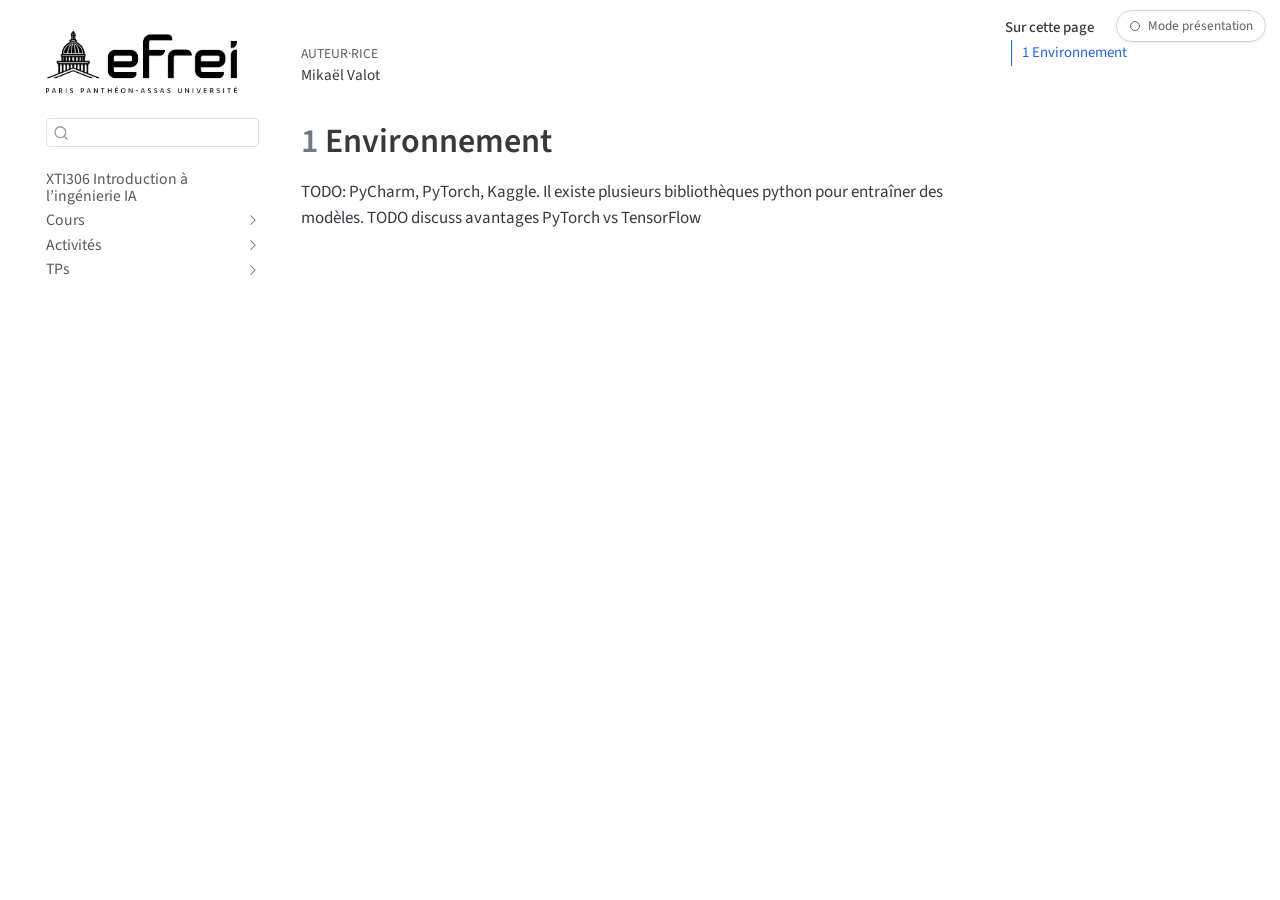
<file: intro.html>
<!DOCTYPE html>
<html xmlns="http://www.w3.org/1999/xhtml" lang="fr" xml:lang="fr"><head>

<meta charset="utf-8">
<meta name="generator" content="quarto-1.9.37">

<meta name="viewport" content="width=device-width, initial-scale=1.0, user-scalable=yes">

<meta name="author" content="Mikaël Valot">

<title>intro – 2627 XTI306 Introduction à l'ingénierie IA</title>
<style>
/* Default styles provided by pandoc.
** See https://pandoc.org/MANUAL.html#variables-for-html for config info.
*/
code{white-space: pre-wrap;}
span.smallcaps{font-variant: small-caps;}
div.columns{display: flex; gap: min(4vw, 1.5em);}
div.column{flex: auto; overflow-x: auto;}
div.hanging-indent{margin-left: 1.5em; text-indent: -1.5em;}
ul.task-list{list-style: none;}
ul.task-list li input[type="checkbox"] {
  width: 0.8em;
  margin: 0 0.8em 0.2em -1em; /* quarto-specific, see https://github.com/quarto-dev/quarto-cli/issues/4556 */ 
  vertical-align: middle;
}
</style>


<script src="site_libs/quarto-nav/quarto-nav.js"></script>
<script src="site_libs/quarto-nav/headroom.min.js"></script>
<script src="site_libs/clipboard/clipboard.min.js"></script>
<script src="site_libs/quarto-search/autocomplete.umd.js"></script>
<script src="site_libs/quarto-search/fuse.min.js"></script>
<script src="site_libs/quarto-search/quarto-search.js"></script>
<meta name="quarto:offset" content="./">
<link href="./figures/favicon.png" rel="icon" type="image/png">
<script src="site_libs/quarto-html/quarto.js" type="module"></script>
<script src="site_libs/quarto-html/tabsets/tabsets.js" type="module"></script>
<script src="site_libs/quarto-html/popper.min.js"></script>
<script src="site_libs/quarto-html/tippy.umd.min.js"></script>
<script src="site_libs/quarto-html/anchor.min.js"></script>
<link href="site_libs/quarto-html/tippy.css" rel="stylesheet">
<link href="site_libs/quarto-html/quarto-syntax-highlighting-88e8eab2b9e74ff2b2dcb2dc0227e102.css" rel="stylesheet" class="quarto-color-scheme" id="quarto-text-highlighting-styles">
<link href="site_libs/quarto-html/quarto-syntax-highlighting-dark-35673c1328022ec05f8a1bab69fe76b7.css" rel="stylesheet" class="quarto-color-scheme quarto-color-alternate" id="quarto-text-highlighting-styles">
<link href="site_libs/quarto-html/quarto-syntax-highlighting-88e8eab2b9e74ff2b2dcb2dc0227e102.css" rel="stylesheet" class="quarto-color-scheme-extra" id="quarto-text-highlighting-styles">
<script src="site_libs/bootstrap/bootstrap.min.js"></script>
<link href="site_libs/bootstrap/bootstrap-icons.css" rel="stylesheet">
<link href="site_libs/bootstrap/bootstrap-626bc743731229bd8adb76e0f8fa352c.min.css" rel="stylesheet" append-hash="true" class="quarto-color-scheme" id="quarto-bootstrap" data-mode="light">
<link href="site_libs/bootstrap/bootstrap-dark-626bc743731229bd8adb76e0f8fa352c.min.css" rel="stylesheet" append-hash="true" class="quarto-color-scheme quarto-color-alternate" id="quarto-bootstrap" data-mode="light">
<link href="site_libs/bootstrap/bootstrap-626bc743731229bd8adb76e0f8fa352c.min.css" rel="stylesheet" append-hash="true" class="quarto-color-scheme-extra" id="quarto-bootstrap" data-mode="light">
<script id="quarto-search-options" type="application/json">{
  "location": "sidebar",
  "copy-button": false,
  "collapse-after": 3,
  "panel-placement": "start",
  "type": "textbox",
  "limit": 50,
  "keyboard-shortcut": [
    "f",
    "/",
    "s"
  ],
  "show-item-context": false,
  "language": {
    "search-no-results-text": "Pas de résultats",
    "search-matching-documents-text": "documents trouvés",
    "search-copy-link-title": "Copier le lien vers la recherche",
    "search-hide-matches-text": "Cacher les correspondances additionnelles",
    "search-more-match-text": "correspondance de plus dans ce document",
    "search-more-matches-text": "correspondances de plus dans ce document",
    "search-clear-button-title": "Effacer",
    "search-text-placeholder": "",
    "search-detached-cancel-button-title": "Annuler",
    "search-submit-button-title": "Envoyer",
    "search-label": "Recherche"
  }
}</script>


<link rel="stylesheet" href="styles.css">
</head>

<body class="nav-sidebar floating quarto-light">

<div id="quarto-search-results"></div>
  <header id="quarto-header" class="headroom fixed-top">
  <nav class="quarto-secondary-nav">
    <div class="container-fluid d-flex">
      <button type="button" class="quarto-btn-toggle btn" data-bs-toggle="collapse" role="button" data-bs-target=".quarto-sidebar-collapse-item" aria-controls="quarto-sidebar" aria-expanded="false" aria-label="Basculer la barre latérale" onclick="if (window.quartoToggleHeadroom) { window.quartoToggleHeadroom(); }">
        <i class="bi bi-layout-text-sidebar-reverse"></i>
      </button>
        <nav class="quarto-page-breadcrumbs" aria-label="breadcrumb"><ol class="breadcrumb"></ol></nav>
        <a class="flex-grow-1" role="navigation" data-bs-toggle="collapse" data-bs-target=".quarto-sidebar-collapse-item" aria-controls="quarto-sidebar" aria-expanded="false" aria-label="Basculer la barre latérale" onclick="if (window.quartoToggleHeadroom) { window.quartoToggleHeadroom(); }">      
        </a>
      <button type="button" class="btn quarto-search-button" aria-label="Recherche" onclick="window.quartoOpenSearch();">
        <i class="bi bi-search"></i>
      </button>
    </div>
  </nav>
</header>
<!-- content -->
<div id="quarto-content" class="quarto-container page-columns page-rows-contents page-layout-article">
<!-- sidebar -->
  <nav id="quarto-sidebar" class="sidebar collapse collapse-horizontal quarto-sidebar-collapse-item sidebar-navigation floating overflow-auto">
    <div class="pt-lg-2 mt-2 text-left sidebar-header">
      <a href="./index.html" class="sidebar-logo-link">
      <img src="./figures/logo-noir.png" alt="" class="sidebar-logo light-content py-0 d-lg-inline d-none">
      <img src="./figures/logo-noir.png" alt="" class="sidebar-logo dark-content py-0 d-lg-inline d-none">
      </a>
      </div>
        <div class="mt-2 flex-shrink-0 align-items-center">
        <div class="sidebar-search">
        <div id="quarto-search" class="" title="Recherche"></div>
        </div>
        </div>
    <div class="sidebar-menu-container"> 
    <ul class="list-unstyled mt-1">
        <li class="sidebar-item">
  <div class="sidebar-item-container"> 
  <a href="./index.html" class="sidebar-item-text sidebar-link">
 <span class="menu-text">XTI306 Introduction à l’ingénierie IA</span></a>
  </div>
</li>
        <li class="sidebar-item sidebar-item-section">
      <div class="sidebar-item-container"> 
            <a class="sidebar-item-text sidebar-link text-start collapsed" data-bs-toggle="collapse" data-bs-target="#quarto-sidebar-section-1" role="navigation" aria-expanded="false">
 <span class="menu-text">Cours</span></a>
          <a class="sidebar-item-toggle text-start collapsed" data-bs-toggle="collapse" data-bs-target="#quarto-sidebar-section-1" role="navigation" aria-expanded="false" aria-label="Basculer la section">
            <i class="bi bi-chevron-right ms-2"></i>
          </a> 
      </div>
      <ul id="quarto-sidebar-section-1" class="collapse list-unstyled sidebar-section depth1 ">  
          <li class="sidebar-item">
  <div class="sidebar-item-container"> 
  <a href="./cours1.html" class="sidebar-item-text sidebar-link">
 <span class="menu-text">CM1 - Introduction à l’apprentissage automatique (<em>machine learning</em>)</span></a>
  </div>
</li>
          <li class="sidebar-item">
  <div class="sidebar-item-container"> 
  <a href="./glossaire.html" class="sidebar-item-text sidebar-link">
 <span class="menu-text">Glossaire</span></a>
  </div>
</li>
          <li class="sidebar-item">
  <div class="sidebar-item-container"> 
  <a href="./references.html" class="sidebar-item-text sidebar-link">
 <span class="menu-text">Références</span></a>
  </div>
</li>
      </ul>
  </li>
        <li class="sidebar-item sidebar-item-section">
      <div class="sidebar-item-container"> 
            <a class="sidebar-item-text sidebar-link text-start collapsed" data-bs-toggle="collapse" data-bs-target="#quarto-sidebar-section-2" role="navigation" aria-expanded="false">
 <span class="menu-text">Activités</span></a>
          <a class="sidebar-item-toggle text-start collapsed" data-bs-toggle="collapse" data-bs-target="#quarto-sidebar-section-2" role="navigation" aria-expanded="false" aria-label="Basculer la section">
            <i class="bi bi-chevron-right ms-2"></i>
          </a> 
      </div>
      <ul id="quarto-sidebar-section-2" class="collapse list-unstyled sidebar-section depth1 ">  
          <li class="sidebar-item">
  <div class="sidebar-item-container"> 
  <a href="./cours1_gradient_descent.html" class="sidebar-item-text sidebar-link">
 <span class="menu-text">CM1 - Descente de Gradient</span></a>
  </div>
</li>
          <li class="sidebar-item">
  <div class="sidebar-item-container"> 
  <a href="./single-neuron.html" class="sidebar-item-text sidebar-link">
 <span class="menu-text">CM2 - Modèle à un neurone</span></a>
  </div>
</li>
          <li class="sidebar-item">
  <div class="sidebar-item-container"> 
  <a href="./multi-neuron.html" class="sidebar-item-text sidebar-link">
 <span class="menu-text">CM2 - Modèle à plusieurs neurones</span></a>
  </div>
</li>
          <li class="sidebar-item">
  <div class="sidebar-item-container"> 
  <a href="./playground.html" class="sidebar-item-text sidebar-link">
 <span class="menu-text">CM2 - TensorFlow Playground</span></a>
  </div>
</li>
          <li class="sidebar-item">
  <div class="sidebar-item-container"> 
  <a href="./cours3_attention.html" class="sidebar-item-text sidebar-link">
 <span class="menu-text">CM3 - Le mécanisme d’attention</span></a>
  </div>
</li>
      </ul>
  </li>
        <li class="sidebar-item sidebar-item-section">
      <div class="sidebar-item-container"> 
            <a class="sidebar-item-text sidebar-link text-start collapsed" data-bs-toggle="collapse" data-bs-target="#quarto-sidebar-section-3" role="navigation" aria-expanded="false">
 <span class="menu-text">TPs</span></a>
          <a class="sidebar-item-toggle text-start collapsed" data-bs-toggle="collapse" data-bs-target="#quarto-sidebar-section-3" role="navigation" aria-expanded="false" aria-label="Basculer la section">
            <i class="bi bi-chevron-right ms-2"></i>
          </a> 
      </div>
      <ul id="quarto-sidebar-section-3" class="collapse list-unstyled sidebar-section depth1 ">  
          <li class="sidebar-item">
  <div class="sidebar-item-container"> 
  <a href="./tp1.html" class="sidebar-item-text sidebar-link">
 <span class="menu-text">TP1 - Introduction à l’apprentissage automatique (<em>machine learning</em>)</span></a>
  </div>
</li>
      </ul>
  </li>
    </ul>
    </div>
</nav>
<div id="quarto-sidebar-glass" class="quarto-sidebar-collapse-item" data-bs-toggle="collapse" data-bs-target=".quarto-sidebar-collapse-item"></div>
<!-- margin-sidebar -->
    <div id="quarto-margin-sidebar" class="sidebar margin-sidebar">
        <nav id="TOC" role="doc-toc" class="toc-active">
    <h2 id="toc-title">Sur cette page</h2>
   
  <ul class="collapse">
  <li><a href="#environnement" id="toc-environnement" class="nav-link active" data-scroll-target="#environnement"><span class="header-section-number">1</span> Environnement</a></li>
  </ul>
</nav>
    </div>
<!-- main -->
<main class="content" id="quarto-document-content">

<header id="title-block-header" class="quarto-title-block default">
<div class="quarto-title">
</div>



<div class="quarto-title-meta">

    <div>
    <div class="quarto-title-meta-heading">Auteur·rice</div>
    <div class="quarto-title-meta-contents">
             <p>Mikaël Valot </p>
          </div>
  </div>
    
  
    
  </div>
  


</header>


<section id="environnement" class="level1" data-number="1">
<h1 data-number="1"><span class="header-section-number">1</span> Environnement</h1>
<p>TODO: PyCharm, PyTorch, Kaggle. Il existe plusieurs bibliothèques python pour entraîner des modèles. TODO discuss avantages PyTorch vs TensorFlow</p>


</section>

</main> <!-- /main -->
<script>
// Presentation mode. Turning it on:
//   - collapses every collapsible callout, each one staying clickable so it
//     can be opened on demand during the lecture
//   - scales the document up for projection (see styles.css)
// Turning it off restores the reading view, with every callout expanded.
// The choice is stored in localStorage so it survives page navigation.
(function () {
  const STORAGE_KEY = "xti306-presentation-mode";
  const root = document.documentElement;

  // Quarto renders a callout carrying a collapse attribute with the Bootstrap
  // collapse markup: a .callout-header holding aria-expanded, and a
  // .callout-collapse holding the body. The chevron is rotated by CSS from
  // aria-expanded alone, and Bootstrap reads the "show" class back from the
  // DOM on every click, so setting both by hand keeps later manual clicks
  // consistent.
  //
  // Callouts written without a collapse attribute lack this markup and are
  // left alone: they stay visible in both modes.
  function setCalloutsCollapsed(collapsed) {
    document.querySelectorAll(".callout").forEach(function (callout) {
      const header = callout.querySelector(".callout-header[aria-expanded]");
      const body = callout.querySelector(".callout-collapse");
      if (!header || !body) return;

      body.classList.toggle("show", !collapsed);
      header.setAttribute("aria-expanded", String(!collapsed));
    });
  }

  // A page opts out of the reading view by declaring
  // `body-classes: collapsed-by-default` in its front matter. Its callouts hold
  // answers the reader is meant to look for first, so they stay closed in both
  // modes and open only on click.
  function alwaysCollapsed() {
    return document.body.classList.contains("collapsed-by-default");
  }

  function render(button, enabled) {
    root.classList.toggle("presentation-mode", enabled);
    setCalloutsCollapsed(enabled || alwaysCollapsed());

    button.setAttribute("aria-pressed", String(enabled));
    button.title = enabled
      ? "Revenir à la vue complète : tous les encadrés dépliés"
      : "Replier les encadrés et agrandir le texte pour la projection";
  }

  function init() {
    const button = document.createElement("button");
    button.id = "presentation-toggle";
    button.type = "button";
    button.innerHTML = '<span class="status-dot"></span>Mode présentation';

    let enabled = localStorage.getItem(STORAGE_KEY) === "true";
    render(button, enabled);

    button.addEventListener("click", function () {
      enabled = !enabled;
      localStorage.setItem(STORAGE_KEY, String(enabled));
      render(button, enabled);
    });

    document.body.appendChild(button);
  }

  if (document.readyState === "loading") {
    document.addEventListener("DOMContentLoaded", init);
  } else {
    init();
  }
})();
</script>
<script id="quarto-html-after-body" type="application/javascript">
  window.document.addEventListener("DOMContentLoaded", function (event) {
    const icon = "";
    const anchorJS = new window.AnchorJS();
    anchorJS.options = {
      placement: 'right',
      icon: icon
    };
    anchorJS.add('.anchored');
    const isCodeAnnotation = (el) => {
      for (const clz of el.classList) {
        if (clz.startsWith('code-annotation-')) {                     
          return true;
        }
      }
      return false;
    }
    const onCopySuccess = function(e) {
      // button target
      const button = e.trigger;
      // don't keep focus
      button.blur();
      // flash "checked"
      button.classList.add('code-copy-button-checked');
      var currentTitle = button.getAttribute("title");
      button.setAttribute("title", "Copié");
      let tooltip;
      if (window.bootstrap) {
        button.setAttribute("data-bs-toggle", "tooltip");
        button.setAttribute("data-bs-placement", "left");
        button.setAttribute("data-bs-title", "Copié");
        tooltip = new bootstrap.Tooltip(button, 
          { trigger: "manual", 
            customClass: "code-copy-button-tooltip",
            offset: [0, -8]});
        tooltip.show();    
      }
      setTimeout(function() {
        if (tooltip) {
          tooltip.hide();
          button.removeAttribute("data-bs-title");
          button.removeAttribute("data-bs-toggle");
          button.removeAttribute("data-bs-placement");
        }
        button.setAttribute("title", currentTitle);
        button.classList.remove('code-copy-button-checked');
      }, 1000);
      // clear code selection
      e.clearSelection();
    }
    const getTextToCopy = function(trigger) {
      const outerScaffold = trigger.parentElement.cloneNode(true);
      const codeEl = outerScaffold.querySelector('code');
      for (const childEl of codeEl.children) {
        if (isCodeAnnotation(childEl)) {
          childEl.remove();
        }
      }
      return codeEl.innerText;
    }
    const clipboard = new window.ClipboardJS('.code-copy-button:not([data-in-quarto-modal])', {
      text: getTextToCopy
    });
    clipboard.on('success', onCopySuccess);
    if (window.document.getElementById('quarto-embedded-source-code-modal')) {
      const clipboardModal = new window.ClipboardJS('.code-copy-button[data-in-quarto-modal]', {
        text: getTextToCopy,
        container: window.document.getElementById('quarto-embedded-source-code-modal')
      });
      clipboardModal.on('success', onCopySuccess);
    }
      var localhostRegex = new RegExp(/^(?:http|https):\/\/localhost\:?[0-9]*\//);
      var mailtoRegex = new RegExp(/^mailto:/);
        var filterRegex = new RegExp("https:\/\/mikaelv\.github\.io\/xti306_IA_site\/");
      var isInternal = (href) => {
          return filterRegex.test(href) || localhostRegex.test(href) || mailtoRegex.test(href);
      }
      // Inspect non-navigation links and adorn them if external
     var links = window.document.querySelectorAll('a[href]:not(.nav-link):not(.navbar-brand):not(.toc-action):not(.sidebar-link):not(.sidebar-item-toggle):not(.pagination-link):not(.no-external):not([aria-hidden]):not(.dropdown-item):not(.quarto-navigation-tool):not(.about-link)');
      for (var i=0; i<links.length; i++) {
        const link = links[i];
        if (!isInternal(link.href)) {
          // undo the damage that might have been done by quarto-nav.js in the case of
          // links that we want to consider external
          if (link.dataset.originalHref !== undefined) {
            link.href = link.dataset.originalHref;
          }
        }
      }
    function tippyHover(el, contentFn, onTriggerFn, onUntriggerFn) {
      const config = {
        allowHTML: true,
        maxWidth: 500,
        delay: 100,
        arrow: false,
        appendTo: function(el) {
            return el.parentElement;
        },
        interactive: true,
        interactiveBorder: 10,
        theme: 'quarto',
        placement: 'bottom-start',
      };
      if (contentFn) {
        config.content = contentFn;
      }
      if (onTriggerFn) {
        config.onTrigger = onTriggerFn;
      }
      if (onUntriggerFn) {
        config.onUntrigger = onUntriggerFn;
      }
      window.tippy(el, config); 
    }
    const noterefs = window.document.querySelectorAll('a[role="doc-noteref"]');
    for (var i=0; i<noterefs.length; i++) {
      const ref = noterefs[i];
      tippyHover(ref, function() {
        // use id or data attribute instead here
        let href = ref.getAttribute('data-footnote-href') || ref.getAttribute('href');
        try { href = new URL(href).hash; } catch {}
        const id = href.replace(/^#\/?/, "");
        const note = window.document.getElementById(id);
        if (note) {
          return note.innerHTML;
        } else {
          return "";
        }
      });
    }
    const xrefs = window.document.querySelectorAll('a.quarto-xref');
    const processXRef = (id, note) => {
      // Strip column container classes
      const stripColumnClz = (el) => {
        el.classList.remove("page-full", "page-columns");
        if (el.children) {
          for (const child of el.children) {
            stripColumnClz(child);
          }
        }
      }
      stripColumnClz(note)
      if (id === null || id.startsWith('sec-')) {
        // Special case sections, only their first couple elements
        const container = document.createElement("div");
        if (note.children && note.children.length > 2) {
          container.appendChild(note.children[0].cloneNode(true));
          for (let i = 1; i < note.children.length; i++) {
            const child = note.children[i];
            if (child.tagName === "P" && child.innerText === "") {
              continue;
            } else {
              container.appendChild(child.cloneNode(true));
              break;
            }
          }
          if (window.Quarto?.typesetMath) {
            window.Quarto.typesetMath(container);
          }
          return container.innerHTML
        } else {
          if (window.Quarto?.typesetMath) {
            window.Quarto.typesetMath(note);
          }
          return note.innerHTML;
        }
      } else {
        // Remove any anchor links if they are present
        const anchorLink = note.querySelector('a.anchorjs-link');
        if (anchorLink) {
          anchorLink.remove();
        }
        if (window.Quarto?.typesetMath) {
          window.Quarto.typesetMath(note);
        }
        if (note.classList.contains("callout")) {
          return note.outerHTML;
        } else {
          return note.innerHTML;
        }
      }
    }
    for (var i=0; i<xrefs.length; i++) {
      const xref = xrefs[i];
      tippyHover(xref, undefined, function(instance) {
        instance.disable();
        let url = xref.getAttribute('href');
        let hash = undefined; 
        if (url.startsWith('#')) {
          hash = url;
        } else {
          try { hash = new URL(url).hash; } catch {}
        }
        if (hash) {
          const id = hash.replace(/^#\/?/, "");
          const note = window.document.getElementById(id);
          if (note !== null) {
            try {
              const html = processXRef(id, note.cloneNode(true));
              instance.setContent(html);
            } finally {
              instance.enable();
              instance.show();
            }
          } else {
            // See if we can fetch this
            fetch(url.split('#')[0])
            .then(res => res.text())
            .then(html => {
              const parser = new DOMParser();
              const htmlDoc = parser.parseFromString(html, "text/html");
              const note = htmlDoc.getElementById(id);
              if (note !== null) {
                const html = processXRef(id, note);
                instance.setContent(html);
              } 
            }).finally(() => {
              instance.enable();
              instance.show();
            });
          }
        } else {
          // See if we can fetch a full url (with no hash to target)
          // This is a special case and we should probably do some content thinning / targeting
          fetch(url)
          .then(res => res.text())
          .then(html => {
            const parser = new DOMParser();
            const htmlDoc = parser.parseFromString(html, "text/html");
            const note = htmlDoc.querySelector('main.content');
            if (note !== null) {
              // This should only happen for chapter cross references
              // (since there is no id in the URL)
              // remove the first header
              if (note.children.length > 0 && note.children[0].tagName === "HEADER") {
                note.children[0].remove();
              }
              const html = processXRef(null, note);
              instance.setContent(html);
            } 
          }).finally(() => {
            instance.enable();
            instance.show();
          });
        }
      }, function(instance) {
      });
    }
        let selectedAnnoteEl;
        const selectorForAnnotation = ( cell, annotation) => {
          let cellAttr = 'data-code-cell="' + cell + '"';
          let lineAttr = 'data-code-annotation="' +  annotation + '"';
          const selector = 'span[' + cellAttr + '][' + lineAttr + ']';
          return selector;
        }
        const selectCodeLines = (annoteEl) => {
          const doc = window.document;
          const targetCell = annoteEl.getAttribute("data-target-cell");
          const targetAnnotation = annoteEl.getAttribute("data-target-annotation");
          const annoteSpan = window.document.querySelector(selectorForAnnotation(targetCell, targetAnnotation));
          const lines = annoteSpan.getAttribute("data-code-lines").split(",");
          const lineIds = lines.map((line) => {
            return targetCell + "-" + line;
          })
          let top = null;
          let height = null;
          let parent = null;
          if (lineIds.length > 0) {
              //compute the position of the single el (top and bottom and make a div)
              const el = window.document.getElementById(lineIds[0]);
              top = el.offsetTop;
              height = el.offsetHeight;
              parent = el.parentElement.parentElement;
            if (lineIds.length > 1) {
              const lastEl = window.document.getElementById(lineIds[lineIds.length - 1]);
              const bottom = lastEl.offsetTop + lastEl.offsetHeight;
              height = bottom - top;
            }
            if (top !== null && height !== null && parent !== null) {
              // cook up a div (if necessary) and position it 
              let div = window.document.getElementById("code-annotation-line-highlight");
              if (div === null) {
                div = window.document.createElement("div");
                div.setAttribute("id", "code-annotation-line-highlight");
                div.style.position = 'absolute';
                parent.appendChild(div);
              }
              div.style.top = top - 2 + "px";
              div.style.height = height + 4 + "px";
              div.style.left = 0;
              let gutterDiv = window.document.getElementById("code-annotation-line-highlight-gutter");
              if (gutterDiv === null) {
                gutterDiv = window.document.createElement("div");
                gutterDiv.setAttribute("id", "code-annotation-line-highlight-gutter");
                gutterDiv.style.position = 'absolute';
                const codeCell = window.document.getElementById(targetCell);
                const gutter = codeCell.querySelector('.code-annotation-gutter');
                gutter.appendChild(gutterDiv);
              }
              gutterDiv.style.top = top - 2 + "px";
              gutterDiv.style.height = height + 4 + "px";
            }
            selectedAnnoteEl = annoteEl;
          }
        };
        const unselectCodeLines = () => {
          const elementsIds = ["code-annotation-line-highlight", "code-annotation-line-highlight-gutter"];
          elementsIds.forEach((elId) => {
            const div = window.document.getElementById(elId);
            if (div) {
              div.remove();
            }
          });
          selectedAnnoteEl = undefined;
        };
          // Handle positioning of the toggle
      window.addEventListener(
        "resize",
        throttle(() => {
          elRect = undefined;
          if (selectedAnnoteEl) {
            selectCodeLines(selectedAnnoteEl);
          }
        }, 10)
      );
      function throttle(fn, ms) {
      let throttle = false;
      let timer;
        return (...args) => {
          if(!throttle) { // first call gets through
              fn.apply(this, args);
              throttle = true;
          } else { // all the others get throttled
              if(timer) clearTimeout(timer); // cancel #2
              timer = setTimeout(() => {
                fn.apply(this, args);
                timer = throttle = false;
              }, ms);
          }
        };
      }
        // Attach click handler to the DT
        const annoteDls = window.document.querySelectorAll('dt[data-target-cell]');
        for (const annoteDlNode of annoteDls) {
          annoteDlNode.addEventListener('click', (event) => {
            const clickedEl = event.target;
            if (clickedEl !== selectedAnnoteEl) {
              unselectCodeLines();
              const activeEl = window.document.querySelector('dt[data-target-cell].code-annotation-active');
              if (activeEl) {
                activeEl.classList.remove('code-annotation-active');
              }
              selectCodeLines(clickedEl);
              clickedEl.classList.add('code-annotation-active');
            } else {
              // Unselect the line
              unselectCodeLines();
              clickedEl.classList.remove('code-annotation-active');
            }
          });
        }
    const findCites = (el) => {
      const parentEl = el.parentElement;
      if (parentEl) {
        const cites = parentEl.dataset.cites;
        if (cites) {
          return {
            el,
            cites: cites.split(' ')
          };
        } else {
          return findCites(el.parentElement)
        }
      } else {
        return undefined;
      }
    };
    var bibliorefs = window.document.querySelectorAll('a[role="doc-biblioref"]');
    for (var i=0; i<bibliorefs.length; i++) {
      const ref = bibliorefs[i];
      const citeInfo = findCites(ref);
      if (citeInfo) {
        tippyHover(citeInfo.el, function() {
          var popup = window.document.createElement('div');
          citeInfo.cites.forEach(function(cite) {
            var citeDiv = window.document.createElement('div');
            citeDiv.classList.add('hanging-indent');
            citeDiv.classList.add('csl-entry');
            var biblioDiv = window.document.getElementById('ref-' + cite);
            if (biblioDiv) {
              citeDiv.innerHTML = biblioDiv.innerHTML;
            }
            popup.appendChild(citeDiv);
          });
          return popup.innerHTML;
        });
      }
    }
  });
  </script>
</div> <!-- /content -->




</body></html>
</file>
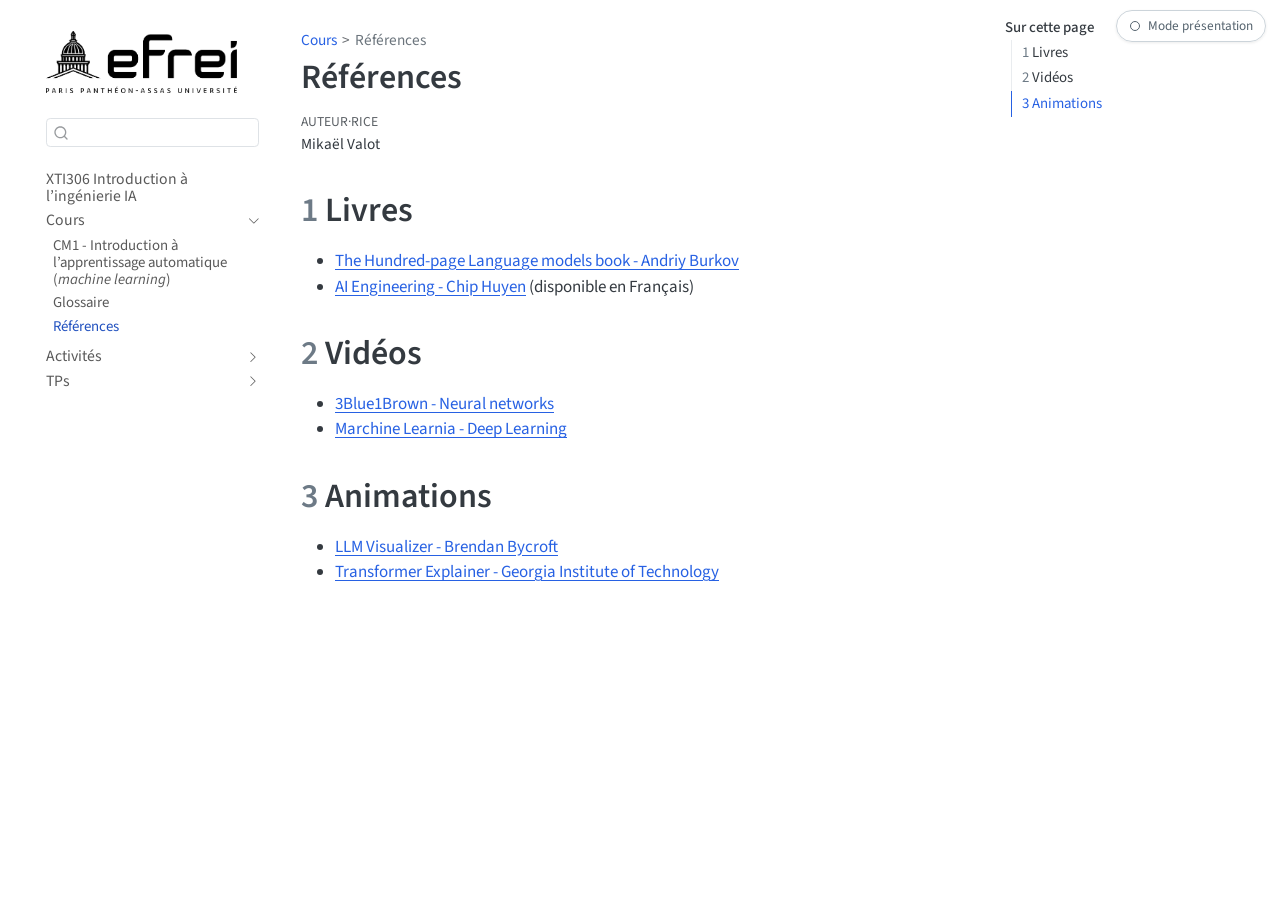
<file: references.html>
<!DOCTYPE html>
<html xmlns="http://www.w3.org/1999/xhtml" lang="fr" xml:lang="fr"><head>

<meta charset="utf-8">
<meta name="generator" content="quarto-1.9.37">

<meta name="viewport" content="width=device-width, initial-scale=1.0, user-scalable=yes">

<meta name="author" content="Mikaël Valot">

<title>Références – 2627 XTI306 Introduction à l’ingénierie IA</title>
<style>
/* Default styles provided by pandoc.
** See https://pandoc.org/MANUAL.html#variables-for-html for config info.
*/
code{white-space: pre-wrap;}
span.smallcaps{font-variant: small-caps;}
div.columns{display: flex; gap: min(4vw, 1.5em);}
div.column{flex: auto; overflow-x: auto;}
div.hanging-indent{margin-left: 1.5em; text-indent: -1.5em;}
ul.task-list{list-style: none;}
ul.task-list li input[type="checkbox"] {
  width: 0.8em;
  margin: 0 0.8em 0.2em -1em; /* quarto-specific, see https://github.com/quarto-dev/quarto-cli/issues/4556 */ 
  vertical-align: middle;
}
</style>


<script src="site_libs/quarto-nav/quarto-nav.js"></script>
<script src="site_libs/quarto-nav/headroom.min.js"></script>
<script src="site_libs/clipboard/clipboard.min.js"></script>
<script src="site_libs/quarto-search/autocomplete.umd.js"></script>
<script src="site_libs/quarto-search/fuse.min.js"></script>
<script src="site_libs/quarto-search/quarto-search.js"></script>
<meta name="quarto:offset" content="./">
<link href="./figures/favicon.png" rel="icon" type="image/png">
<script src="site_libs/quarto-html/quarto.js" type="module"></script>
<script src="site_libs/quarto-html/tabsets/tabsets.js" type="module"></script>
<script src="site_libs/quarto-html/popper.min.js"></script>
<script src="site_libs/quarto-html/tippy.umd.min.js"></script>
<script src="site_libs/quarto-html/anchor.min.js"></script>
<link href="site_libs/quarto-html/tippy.css" rel="stylesheet">
<link href="site_libs/quarto-html/quarto-syntax-highlighting-88e8eab2b9e74ff2b2dcb2dc0227e102.css" rel="stylesheet" class="quarto-color-scheme" id="quarto-text-highlighting-styles">
<link href="site_libs/quarto-html/quarto-syntax-highlighting-dark-35673c1328022ec05f8a1bab69fe76b7.css" rel="stylesheet" class="quarto-color-scheme quarto-color-alternate" id="quarto-text-highlighting-styles">
<link href="site_libs/quarto-html/quarto-syntax-highlighting-88e8eab2b9e74ff2b2dcb2dc0227e102.css" rel="stylesheet" class="quarto-color-scheme-extra" id="quarto-text-highlighting-styles">
<script src="site_libs/bootstrap/bootstrap.min.js"></script>
<link href="site_libs/bootstrap/bootstrap-icons.css" rel="stylesheet">
<link href="site_libs/bootstrap/bootstrap-626bc743731229bd8adb76e0f8fa352c.min.css" rel="stylesheet" append-hash="true" class="quarto-color-scheme" id="quarto-bootstrap" data-mode="light">
<link href="site_libs/bootstrap/bootstrap-dark-626bc743731229bd8adb76e0f8fa352c.min.css" rel="stylesheet" append-hash="true" class="quarto-color-scheme quarto-color-alternate" id="quarto-bootstrap" data-mode="light">
<link href="site_libs/bootstrap/bootstrap-626bc743731229bd8adb76e0f8fa352c.min.css" rel="stylesheet" append-hash="true" class="quarto-color-scheme-extra" id="quarto-bootstrap" data-mode="light">
<script id="quarto-search-options" type="application/json">{
  "location": "sidebar",
  "copy-button": false,
  "collapse-after": 3,
  "panel-placement": "start",
  "type": "textbox",
  "limit": 50,
  "keyboard-shortcut": [
    "f",
    "/",
    "s"
  ],
  "show-item-context": false,
  "language": {
    "search-no-results-text": "Pas de résultats",
    "search-matching-documents-text": "documents trouvés",
    "search-copy-link-title": "Copier le lien vers la recherche",
    "search-hide-matches-text": "Cacher les correspondances additionnelles",
    "search-more-match-text": "correspondance de plus dans ce document",
    "search-more-matches-text": "correspondances de plus dans ce document",
    "search-clear-button-title": "Effacer",
    "search-text-placeholder": "",
    "search-detached-cancel-button-title": "Annuler",
    "search-submit-button-title": "Envoyer",
    "search-label": "Recherche"
  }
}</script>


<link rel="stylesheet" href="styles.css">
</head>

<body class="nav-sidebar floating quarto-light">

<div id="quarto-search-results"></div>
  <header id="quarto-header" class="headroom fixed-top">
  <nav class="quarto-secondary-nav">
    <div class="container-fluid d-flex">
      <button type="button" class="quarto-btn-toggle btn" data-bs-toggle="collapse" role="button" data-bs-target=".quarto-sidebar-collapse-item" aria-controls="quarto-sidebar" aria-expanded="false" aria-label="Basculer la barre latérale" onclick="if (window.quartoToggleHeadroom) { window.quartoToggleHeadroom(); }">
        <i class="bi bi-layout-text-sidebar-reverse"></i>
      </button>
        <nav class="quarto-page-breadcrumbs" aria-label="breadcrumb"><ol class="breadcrumb"><li class="breadcrumb-item"><a href="./cours1.html">Cours</a></li><li class="breadcrumb-item"><a href="./references.html">Références</a></li></ol></nav>
        <a class="flex-grow-1" role="navigation" data-bs-toggle="collapse" data-bs-target=".quarto-sidebar-collapse-item" aria-controls="quarto-sidebar" aria-expanded="false" aria-label="Basculer la barre latérale" onclick="if (window.quartoToggleHeadroom) { window.quartoToggleHeadroom(); }">      
        </a>
      <button type="button" class="btn quarto-search-button" aria-label="Recherche" onclick="window.quartoOpenSearch();">
        <i class="bi bi-search"></i>
      </button>
    </div>
  </nav>
</header>
<!-- content -->
<div id="quarto-content" class="quarto-container page-columns page-rows-contents page-layout-article">
<!-- sidebar -->
  <nav id="quarto-sidebar" class="sidebar collapse collapse-horizontal quarto-sidebar-collapse-item sidebar-navigation floating overflow-auto">
    <div class="pt-lg-2 mt-2 text-left sidebar-header">
      <a href="./index.html" class="sidebar-logo-link">
      <img src="./figures/logo-noir.png" alt="" class="sidebar-logo light-content py-0 d-lg-inline d-none">
      <img src="./figures/logo-noir.png" alt="" class="sidebar-logo dark-content py-0 d-lg-inline d-none">
      </a>
      </div>
        <div class="mt-2 flex-shrink-0 align-items-center">
        <div class="sidebar-search">
        <div id="quarto-search" class="" title="Recherche"></div>
        </div>
        </div>
    <div class="sidebar-menu-container"> 
    <ul class="list-unstyled mt-1">
        <li class="sidebar-item">
  <div class="sidebar-item-container"> 
  <a href="./index.html" class="sidebar-item-text sidebar-link">
 <span class="menu-text">XTI306 Introduction à l’ingénierie IA</span></a>
  </div>
</li>
        <li class="sidebar-item sidebar-item-section">
      <div class="sidebar-item-container"> 
            <a class="sidebar-item-text sidebar-link text-start" data-bs-toggle="collapse" data-bs-target="#quarto-sidebar-section-1" role="navigation" aria-expanded="true">
 <span class="menu-text">Cours</span></a>
          <a class="sidebar-item-toggle text-start" data-bs-toggle="collapse" data-bs-target="#quarto-sidebar-section-1" role="navigation" aria-expanded="true" aria-label="Basculer la section">
            <i class="bi bi-chevron-right ms-2"></i>
          </a> 
      </div>
      <ul id="quarto-sidebar-section-1" class="collapse list-unstyled sidebar-section depth1 show">  
          <li class="sidebar-item">
  <div class="sidebar-item-container"> 
  <a href="./cours1.html" class="sidebar-item-text sidebar-link">
 <span class="menu-text">CM1 - Introduction à l’apprentissage automatique (<em>machine learning</em>)</span></a>
  </div>
</li>
          <li class="sidebar-item">
  <div class="sidebar-item-container"> 
  <a href="./glossaire.html" class="sidebar-item-text sidebar-link">
 <span class="menu-text">Glossaire</span></a>
  </div>
</li>
          <li class="sidebar-item">
  <div class="sidebar-item-container"> 
  <a href="./references.html" class="sidebar-item-text sidebar-link active">
 <span class="menu-text">Références</span></a>
  </div>
</li>
      </ul>
  </li>
        <li class="sidebar-item sidebar-item-section">
      <div class="sidebar-item-container"> 
            <a class="sidebar-item-text sidebar-link text-start collapsed" data-bs-toggle="collapse" data-bs-target="#quarto-sidebar-section-2" role="navigation" aria-expanded="false">
 <span class="menu-text">Activités</span></a>
          <a class="sidebar-item-toggle text-start collapsed" data-bs-toggle="collapse" data-bs-target="#quarto-sidebar-section-2" role="navigation" aria-expanded="false" aria-label="Basculer la section">
            <i class="bi bi-chevron-right ms-2"></i>
          </a> 
      </div>
      <ul id="quarto-sidebar-section-2" class="collapse list-unstyled sidebar-section depth1 ">  
          <li class="sidebar-item">
  <div class="sidebar-item-container"> 
  <a href="./cours1_gradient_descent.html" class="sidebar-item-text sidebar-link">
 <span class="menu-text">CM1 - Descente de Gradient</span></a>
  </div>
</li>
          <li class="sidebar-item">
  <div class="sidebar-item-container"> 
  <a href="./single-neuron.html" class="sidebar-item-text sidebar-link">
 <span class="menu-text">CM2 - Modèle à un neurone</span></a>
  </div>
</li>
          <li class="sidebar-item">
  <div class="sidebar-item-container"> 
  <a href="./multi-neuron.html" class="sidebar-item-text sidebar-link">
 <span class="menu-text">CM2 - Modèle à plusieurs neurones</span></a>
  </div>
</li>
          <li class="sidebar-item">
  <div class="sidebar-item-container"> 
  <a href="./playground.html" class="sidebar-item-text sidebar-link">
 <span class="menu-text">CM2 - TensorFlow Playground</span></a>
  </div>
</li>
          <li class="sidebar-item">
  <div class="sidebar-item-container"> 
  <a href="./cours3_attention.html" class="sidebar-item-text sidebar-link">
 <span class="menu-text">CM3 - Le mécanisme d’attention</span></a>
  </div>
</li>
      </ul>
  </li>
        <li class="sidebar-item sidebar-item-section">
      <div class="sidebar-item-container"> 
            <a class="sidebar-item-text sidebar-link text-start collapsed" data-bs-toggle="collapse" data-bs-target="#quarto-sidebar-section-3" role="navigation" aria-expanded="false">
 <span class="menu-text">TPs</span></a>
          <a class="sidebar-item-toggle text-start collapsed" data-bs-toggle="collapse" data-bs-target="#quarto-sidebar-section-3" role="navigation" aria-expanded="false" aria-label="Basculer la section">
            <i class="bi bi-chevron-right ms-2"></i>
          </a> 
      </div>
      <ul id="quarto-sidebar-section-3" class="collapse list-unstyled sidebar-section depth1 ">  
          <li class="sidebar-item">
  <div class="sidebar-item-container"> 
  <a href="./tp1.html" class="sidebar-item-text sidebar-link">
 <span class="menu-text">TP1 - Introduction à l’apprentissage automatique (<em>machine learning</em>)</span></a>
  </div>
</li>
      </ul>
  </li>
    </ul>
    </div>
</nav>
<div id="quarto-sidebar-glass" class="quarto-sidebar-collapse-item" data-bs-toggle="collapse" data-bs-target=".quarto-sidebar-collapse-item"></div>
<!-- margin-sidebar -->
    <div id="quarto-margin-sidebar" class="sidebar margin-sidebar">
        <nav id="TOC" role="doc-toc" class="toc-active">
    <h2 id="toc-title">Sur cette page</h2>
   
  <ul class="collapse">
  <li><a href="#livres" id="toc-livres" class="nav-link active" data-scroll-target="#livres"><span class="header-section-number">1</span> Livres</a></li>
  <li><a href="#vidéos" id="toc-vidéos" class="nav-link" data-scroll-target="#vidéos"><span class="header-section-number">2</span> Vidéos</a></li>
  <li><a href="#animations" id="toc-animations" class="nav-link" data-scroll-target="#animations"><span class="header-section-number">3</span> Animations</a></li>
  </ul>
</nav>
    </div>
<!-- main -->
<main class="content" id="quarto-document-content">

<header id="title-block-header" class="quarto-title-block default"><nav class="quarto-page-breadcrumbs quarto-title-breadcrumbs d-none d-lg-block" aria-label="breadcrumb"><ol class="breadcrumb"><li class="breadcrumb-item"><a href="./cours1.html">Cours</a></li><li class="breadcrumb-item"><a href="./references.html">Références</a></li></ol></nav>
<div class="quarto-title">
<h1 class="title">Références</h1>
</div>



<div class="quarto-title-meta">

    <div>
    <div class="quarto-title-meta-heading">Auteur·rice</div>
    <div class="quarto-title-meta-contents">
             <p>Mikaël Valot </p>
          </div>
  </div>
    
  
    
  </div>
  


</header>


<section id="livres" class="level1" data-number="1">
<h1 data-number="1"><span class="header-section-number">1</span> Livres</h1>
<ul>
<li><a href="https://thelmbook.com/">The Hundred-page Language models book - Andriy Burkov</a></li>
<li><a href="https://huyenchip.com/books/">AI Engineering - Chip Huyen</a> (disponible en Français)</li>
</ul>
</section>
<section id="vidéos" class="level1" data-number="2">
<h1 data-number="2"><span class="header-section-number">2</span> Vidéos</h1>
<ul>
<li><a href="https://www.youtube.com/playlist?list=PLZHQObOWTQDNU6R1_67000Dx_ZCJB-3pi">3Blue1Brown - Neural networks</a></li>
<li><a href="https://www.youtube.com/playlist?list=PLO_fdPEVlfKoanjvTJbIbd9V5d9Pzp8Rw">Marchine Learnia - Deep Learning</a></li>
</ul>
</section>
<section id="animations" class="level1" data-number="3">
<h1 data-number="3"><span class="header-section-number">3</span> Animations</h1>
<ul>
<li><a href="https://bbycroft.net/llm">LLM Visualizer - Brendan Bycroft</a></li>
<li><a href="https://poloclub.github.io/transformer-explainer/">Transformer Explainer - Georgia Institute of Technology</a></li>
</ul>


</section>

</main> <!-- /main -->
<script>
// Presentation mode. Turning it on:
//   - collapses every collapsible callout, each one staying clickable so it
//     can be opened on demand during the lecture
//   - scales the document up for projection (see styles.css)
// Turning it off restores the reading view, with every callout expanded.
// The choice is stored in localStorage so it survives page navigation.
(function () {
  const STORAGE_KEY = "xti306-presentation-mode";
  const root = document.documentElement;

  // Quarto renders a callout carrying a collapse attribute with the Bootstrap
  // collapse markup: a .callout-header holding aria-expanded, and a
  // .callout-collapse holding the body. The chevron is rotated by CSS from
  // aria-expanded alone, and Bootstrap reads the "show" class back from the
  // DOM on every click, so setting both by hand keeps later manual clicks
  // consistent.
  //
  // Callouts written without a collapse attribute lack this markup and are
  // left alone: they stay visible in both modes.
  function setCalloutsCollapsed(collapsed) {
    document.querySelectorAll(".callout").forEach(function (callout) {
      const header = callout.querySelector(".callout-header[aria-expanded]");
      const body = callout.querySelector(".callout-collapse");
      if (!header || !body) return;

      body.classList.toggle("show", !collapsed);
      header.setAttribute("aria-expanded", String(!collapsed));
    });
  }

  // A page opts out of the reading view by declaring
  // `body-classes: collapsed-by-default` in its front matter. Its callouts hold
  // answers the reader is meant to look for first, so they stay closed in both
  // modes and open only on click.
  function alwaysCollapsed() {
    return document.body.classList.contains("collapsed-by-default");
  }

  function render(button, enabled) {
    root.classList.toggle("presentation-mode", enabled);
    setCalloutsCollapsed(enabled || alwaysCollapsed());

    button.setAttribute("aria-pressed", String(enabled));
    button.title = enabled
      ? "Revenir à la vue complète : tous les encadrés dépliés"
      : "Replier les encadrés et agrandir le texte pour la projection";
  }

  function init() {
    const button = document.createElement("button");
    button.id = "presentation-toggle";
    button.type = "button";
    button.innerHTML = '<span class="status-dot"></span>Mode présentation';

    let enabled = localStorage.getItem(STORAGE_KEY) === "true";
    render(button, enabled);

    button.addEventListener("click", function () {
      enabled = !enabled;
      localStorage.setItem(STORAGE_KEY, String(enabled));
      render(button, enabled);
    });

    document.body.appendChild(button);
  }

  if (document.readyState === "loading") {
    document.addEventListener("DOMContentLoaded", init);
  } else {
    init();
  }
})();
</script>
<script id="quarto-html-after-body" type="application/javascript">
  window.document.addEventListener("DOMContentLoaded", function (event) {
    const icon = "";
    const anchorJS = new window.AnchorJS();
    anchorJS.options = {
      placement: 'right',
      icon: icon
    };
    anchorJS.add('.anchored');
    const isCodeAnnotation = (el) => {
      for (const clz of el.classList) {
        if (clz.startsWith('code-annotation-')) {                     
          return true;
        }
      }
      return false;
    }
    const onCopySuccess = function(e) {
      // button target
      const button = e.trigger;
      // don't keep focus
      button.blur();
      // flash "checked"
      button.classList.add('code-copy-button-checked');
      var currentTitle = button.getAttribute("title");
      button.setAttribute("title", "Copié");
      let tooltip;
      if (window.bootstrap) {
        button.setAttribute("data-bs-toggle", "tooltip");
        button.setAttribute("data-bs-placement", "left");
        button.setAttribute("data-bs-title", "Copié");
        tooltip = new bootstrap.Tooltip(button, 
          { trigger: "manual", 
            customClass: "code-copy-button-tooltip",
            offset: [0, -8]});
        tooltip.show();    
      }
      setTimeout(function() {
        if (tooltip) {
          tooltip.hide();
          button.removeAttribute("data-bs-title");
          button.removeAttribute("data-bs-toggle");
          button.removeAttribute("data-bs-placement");
        }
        button.setAttribute("title", currentTitle);
        button.classList.remove('code-copy-button-checked');
      }, 1000);
      // clear code selection
      e.clearSelection();
    }
    const getTextToCopy = function(trigger) {
      const outerScaffold = trigger.parentElement.cloneNode(true);
      const codeEl = outerScaffold.querySelector('code');
      for (const childEl of codeEl.children) {
        if (isCodeAnnotation(childEl)) {
          childEl.remove();
        }
      }
      return codeEl.innerText;
    }
    const clipboard = new window.ClipboardJS('.code-copy-button:not([data-in-quarto-modal])', {
      text: getTextToCopy
    });
    clipboard.on('success', onCopySuccess);
    if (window.document.getElementById('quarto-embedded-source-code-modal')) {
      const clipboardModal = new window.ClipboardJS('.code-copy-button[data-in-quarto-modal]', {
        text: getTextToCopy,
        container: window.document.getElementById('quarto-embedded-source-code-modal')
      });
      clipboardModal.on('success', onCopySuccess);
    }
      var localhostRegex = new RegExp(/^(?:http|https):\/\/localhost\:?[0-9]*\//);
      var mailtoRegex = new RegExp(/^mailto:/);
        var filterRegex = new RegExp("https:\/\/mikaelv\.github\.io\/xti306_IA_site\/");
      var isInternal = (href) => {
          return filterRegex.test(href) || localhostRegex.test(href) || mailtoRegex.test(href);
      }
      // Inspect non-navigation links and adorn them if external
     var links = window.document.querySelectorAll('a[href]:not(.nav-link):not(.navbar-brand):not(.toc-action):not(.sidebar-link):not(.sidebar-item-toggle):not(.pagination-link):not(.no-external):not([aria-hidden]):not(.dropdown-item):not(.quarto-navigation-tool):not(.about-link)');
      for (var i=0; i<links.length; i++) {
        const link = links[i];
        if (!isInternal(link.href)) {
          // undo the damage that might have been done by quarto-nav.js in the case of
          // links that we want to consider external
          if (link.dataset.originalHref !== undefined) {
            link.href = link.dataset.originalHref;
          }
        }
      }
    function tippyHover(el, contentFn, onTriggerFn, onUntriggerFn) {
      const config = {
        allowHTML: true,
        maxWidth: 500,
        delay: 100,
        arrow: false,
        appendTo: function(el) {
            return el.parentElement;
        },
        interactive: true,
        interactiveBorder: 10,
        theme: 'quarto',
        placement: 'bottom-start',
      };
      if (contentFn) {
        config.content = contentFn;
      }
      if (onTriggerFn) {
        config.onTrigger = onTriggerFn;
      }
      if (onUntriggerFn) {
        config.onUntrigger = onUntriggerFn;
      }
      window.tippy(el, config); 
    }
    const noterefs = window.document.querySelectorAll('a[role="doc-noteref"]');
    for (var i=0; i<noterefs.length; i++) {
      const ref = noterefs[i];
      tippyHover(ref, function() {
        // use id or data attribute instead here
        let href = ref.getAttribute('data-footnote-href') || ref.getAttribute('href');
        try { href = new URL(href).hash; } catch {}
        const id = href.replace(/^#\/?/, "");
        const note = window.document.getElementById(id);
        if (note) {
          return note.innerHTML;
        } else {
          return "";
        }
      });
    }
    const xrefs = window.document.querySelectorAll('a.quarto-xref');
    const processXRef = (id, note) => {
      // Strip column container classes
      const stripColumnClz = (el) => {
        el.classList.remove("page-full", "page-columns");
        if (el.children) {
          for (const child of el.children) {
            stripColumnClz(child);
          }
        }
      }
      stripColumnClz(note)
      if (id === null || id.startsWith('sec-')) {
        // Special case sections, only their first couple elements
        const container = document.createElement("div");
        if (note.children && note.children.length > 2) {
          container.appendChild(note.children[0].cloneNode(true));
          for (let i = 1; i < note.children.length; i++) {
            const child = note.children[i];
            if (child.tagName === "P" && child.innerText === "") {
              continue;
            } else {
              container.appendChild(child.cloneNode(true));
              break;
            }
          }
          if (window.Quarto?.typesetMath) {
            window.Quarto.typesetMath(container);
          }
          return container.innerHTML
        } else {
          if (window.Quarto?.typesetMath) {
            window.Quarto.typesetMath(note);
          }
          return note.innerHTML;
        }
      } else {
        // Remove any anchor links if they are present
        const anchorLink = note.querySelector('a.anchorjs-link');
        if (anchorLink) {
          anchorLink.remove();
        }
        if (window.Quarto?.typesetMath) {
          window.Quarto.typesetMath(note);
        }
        if (note.classList.contains("callout")) {
          return note.outerHTML;
        } else {
          return note.innerHTML;
        }
      }
    }
    for (var i=0; i<xrefs.length; i++) {
      const xref = xrefs[i];
      tippyHover(xref, undefined, function(instance) {
        instance.disable();
        let url = xref.getAttribute('href');
        let hash = undefined; 
        if (url.startsWith('#')) {
          hash = url;
        } else {
          try { hash = new URL(url).hash; } catch {}
        }
        if (hash) {
          const id = hash.replace(/^#\/?/, "");
          const note = window.document.getElementById(id);
          if (note !== null) {
            try {
              const html = processXRef(id, note.cloneNode(true));
              instance.setContent(html);
            } finally {
              instance.enable();
              instance.show();
            }
          } else {
            // See if we can fetch this
            fetch(url.split('#')[0])
            .then(res => res.text())
            .then(html => {
              const parser = new DOMParser();
              const htmlDoc = parser.parseFromString(html, "text/html");
              const note = htmlDoc.getElementById(id);
              if (note !== null) {
                const html = processXRef(id, note);
                instance.setContent(html);
              } 
            }).finally(() => {
              instance.enable();
              instance.show();
            });
          }
        } else {
          // See if we can fetch a full url (with no hash to target)
          // This is a special case and we should probably do some content thinning / targeting
          fetch(url)
          .then(res => res.text())
          .then(html => {
            const parser = new DOMParser();
            const htmlDoc = parser.parseFromString(html, "text/html");
            const note = htmlDoc.querySelector('main.content');
            if (note !== null) {
              // This should only happen for chapter cross references
              // (since there is no id in the URL)
              // remove the first header
              if (note.children.length > 0 && note.children[0].tagName === "HEADER") {
                note.children[0].remove();
              }
              const html = processXRef(null, note);
              instance.setContent(html);
            } 
          }).finally(() => {
            instance.enable();
            instance.show();
          });
        }
      }, function(instance) {
      });
    }
        let selectedAnnoteEl;
        const selectorForAnnotation = ( cell, annotation) => {
          let cellAttr = 'data-code-cell="' + cell + '"';
          let lineAttr = 'data-code-annotation="' +  annotation + '"';
          const selector = 'span[' + cellAttr + '][' + lineAttr + ']';
          return selector;
        }
        const selectCodeLines = (annoteEl) => {
          const doc = window.document;
          const targetCell = annoteEl.getAttribute("data-target-cell");
          const targetAnnotation = annoteEl.getAttribute("data-target-annotation");
          const annoteSpan = window.document.querySelector(selectorForAnnotation(targetCell, targetAnnotation));
          const lines = annoteSpan.getAttribute("data-code-lines").split(",");
          const lineIds = lines.map((line) => {
            return targetCell + "-" + line;
          })
          let top = null;
          let height = null;
          let parent = null;
          if (lineIds.length > 0) {
              //compute the position of the single el (top and bottom and make a div)
              const el = window.document.getElementById(lineIds[0]);
              top = el.offsetTop;
              height = el.offsetHeight;
              parent = el.parentElement.parentElement;
            if (lineIds.length > 1) {
              const lastEl = window.document.getElementById(lineIds[lineIds.length - 1]);
              const bottom = lastEl.offsetTop + lastEl.offsetHeight;
              height = bottom - top;
            }
            if (top !== null && height !== null && parent !== null) {
              // cook up a div (if necessary) and position it 
              let div = window.document.getElementById("code-annotation-line-highlight");
              if (div === null) {
                div = window.document.createElement("div");
                div.setAttribute("id", "code-annotation-line-highlight");
                div.style.position = 'absolute';
                parent.appendChild(div);
              }
              div.style.top = top - 2 + "px";
              div.style.height = height + 4 + "px";
              div.style.left = 0;
              let gutterDiv = window.document.getElementById("code-annotation-line-highlight-gutter");
              if (gutterDiv === null) {
                gutterDiv = window.document.createElement("div");
                gutterDiv.setAttribute("id", "code-annotation-line-highlight-gutter");
                gutterDiv.style.position = 'absolute';
                const codeCell = window.document.getElementById(targetCell);
                const gutter = codeCell.querySelector('.code-annotation-gutter');
                gutter.appendChild(gutterDiv);
              }
              gutterDiv.style.top = top - 2 + "px";
              gutterDiv.style.height = height + 4 + "px";
            }
            selectedAnnoteEl = annoteEl;
          }
        };
        const unselectCodeLines = () => {
          const elementsIds = ["code-annotation-line-highlight", "code-annotation-line-highlight-gutter"];
          elementsIds.forEach((elId) => {
            const div = window.document.getElementById(elId);
            if (div) {
              div.remove();
            }
          });
          selectedAnnoteEl = undefined;
        };
          // Handle positioning of the toggle
      window.addEventListener(
        "resize",
        throttle(() => {
          elRect = undefined;
          if (selectedAnnoteEl) {
            selectCodeLines(selectedAnnoteEl);
          }
        }, 10)
      );
      function throttle(fn, ms) {
      let throttle = false;
      let timer;
        return (...args) => {
          if(!throttle) { // first call gets through
              fn.apply(this, args);
              throttle = true;
          } else { // all the others get throttled
              if(timer) clearTimeout(timer); // cancel #2
              timer = setTimeout(() => {
                fn.apply(this, args);
                timer = throttle = false;
              }, ms);
          }
        };
      }
        // Attach click handler to the DT
        const annoteDls = window.document.querySelectorAll('dt[data-target-cell]');
        for (const annoteDlNode of annoteDls) {
          annoteDlNode.addEventListener('click', (event) => {
            const clickedEl = event.target;
            if (clickedEl !== selectedAnnoteEl) {
              unselectCodeLines();
              const activeEl = window.document.querySelector('dt[data-target-cell].code-annotation-active');
              if (activeEl) {
                activeEl.classList.remove('code-annotation-active');
              }
              selectCodeLines(clickedEl);
              clickedEl.classList.add('code-annotation-active');
            } else {
              // Unselect the line
              unselectCodeLines();
              clickedEl.classList.remove('code-annotation-active');
            }
          });
        }
    const findCites = (el) => {
      const parentEl = el.parentElement;
      if (parentEl) {
        const cites = parentEl.dataset.cites;
        if (cites) {
          return {
            el,
            cites: cites.split(' ')
          };
        } else {
          return findCites(el.parentElement)
        }
      } else {
        return undefined;
      }
    };
    var bibliorefs = window.document.querySelectorAll('a[role="doc-biblioref"]');
    for (var i=0; i<bibliorefs.length; i++) {
      const ref = bibliorefs[i];
      const citeInfo = findCites(ref);
      if (citeInfo) {
        tippyHover(citeInfo.el, function() {
          var popup = window.document.createElement('div');
          citeInfo.cites.forEach(function(cite) {
            var citeDiv = window.document.createElement('div');
            citeDiv.classList.add('hanging-indent');
            citeDiv.classList.add('csl-entry');
            var biblioDiv = window.document.getElementById('ref-' + cite);
            if (biblioDiv) {
              citeDiv.innerHTML = biblioDiv.innerHTML;
            }
            popup.appendChild(citeDiv);
          });
          return popup.innerHTML;
        });
      }
    }
  });
  </script>
</div> <!-- /content -->




</body></html>
</file>
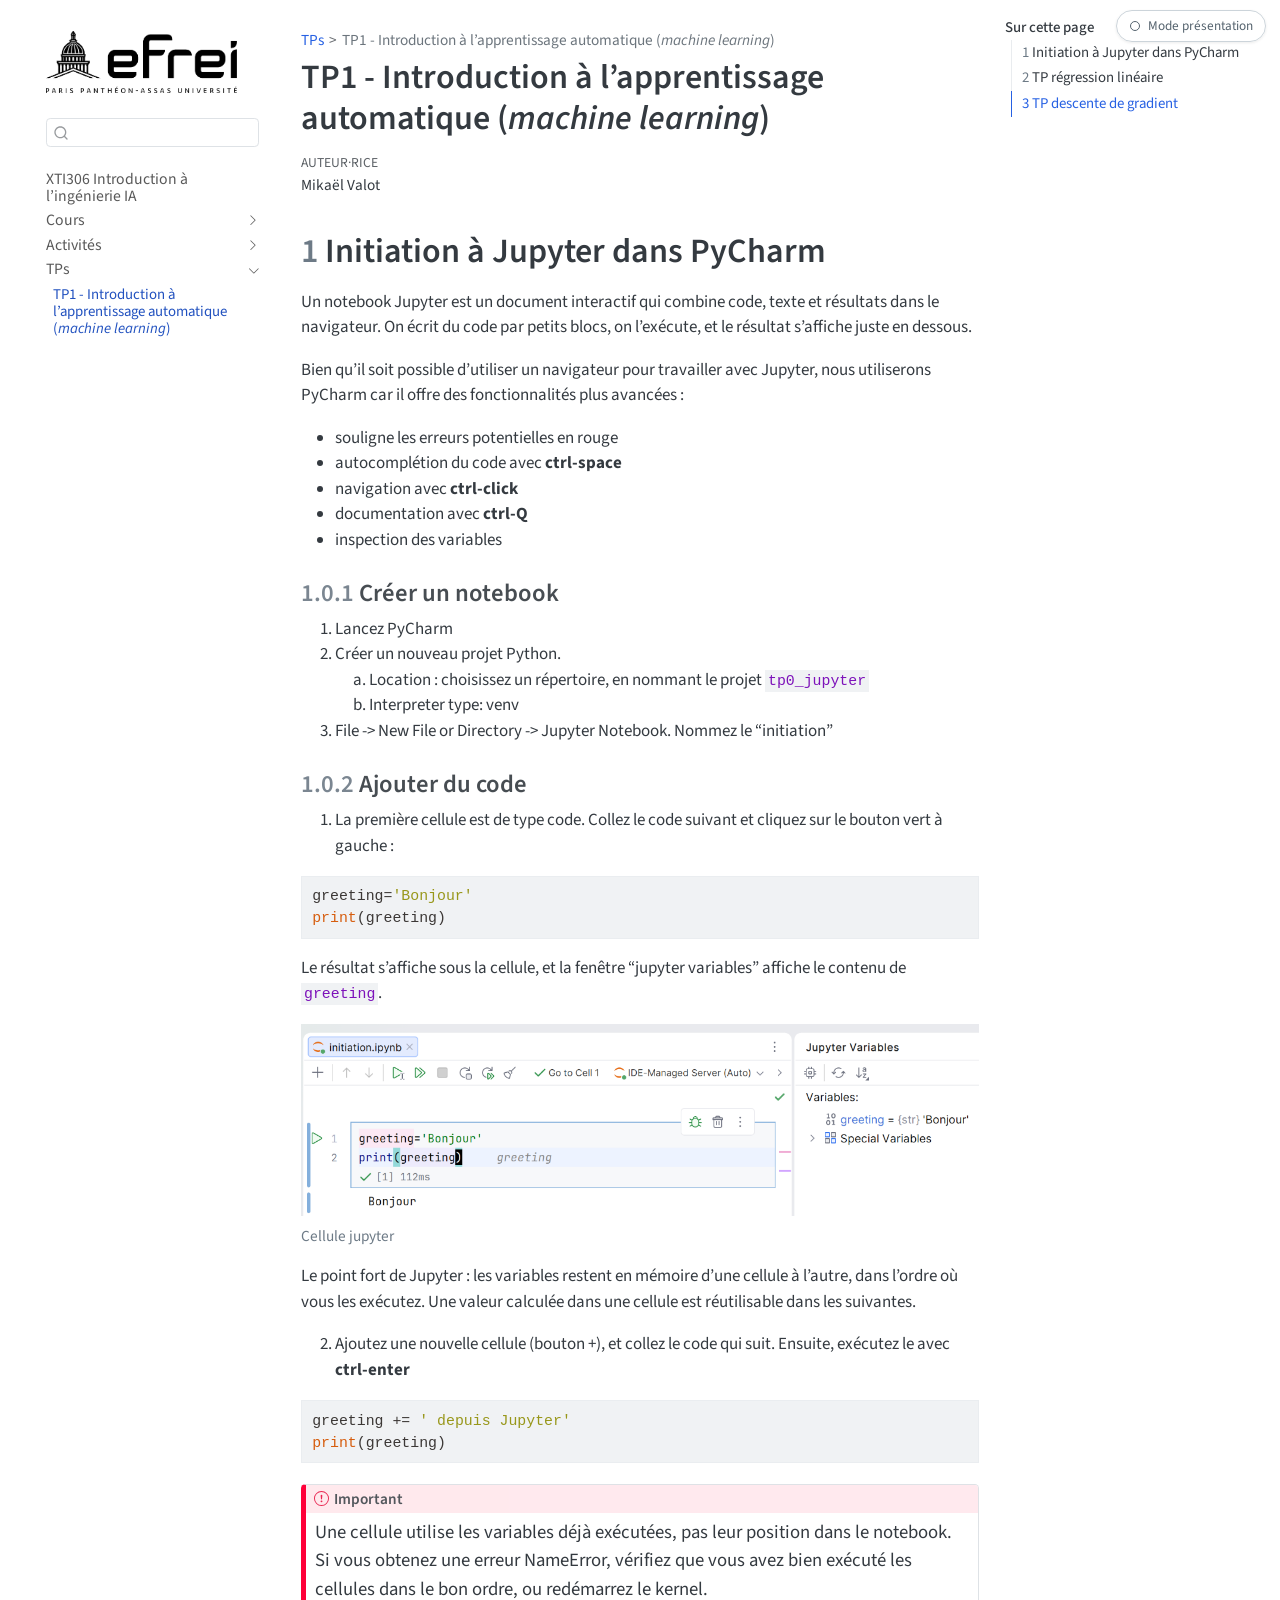
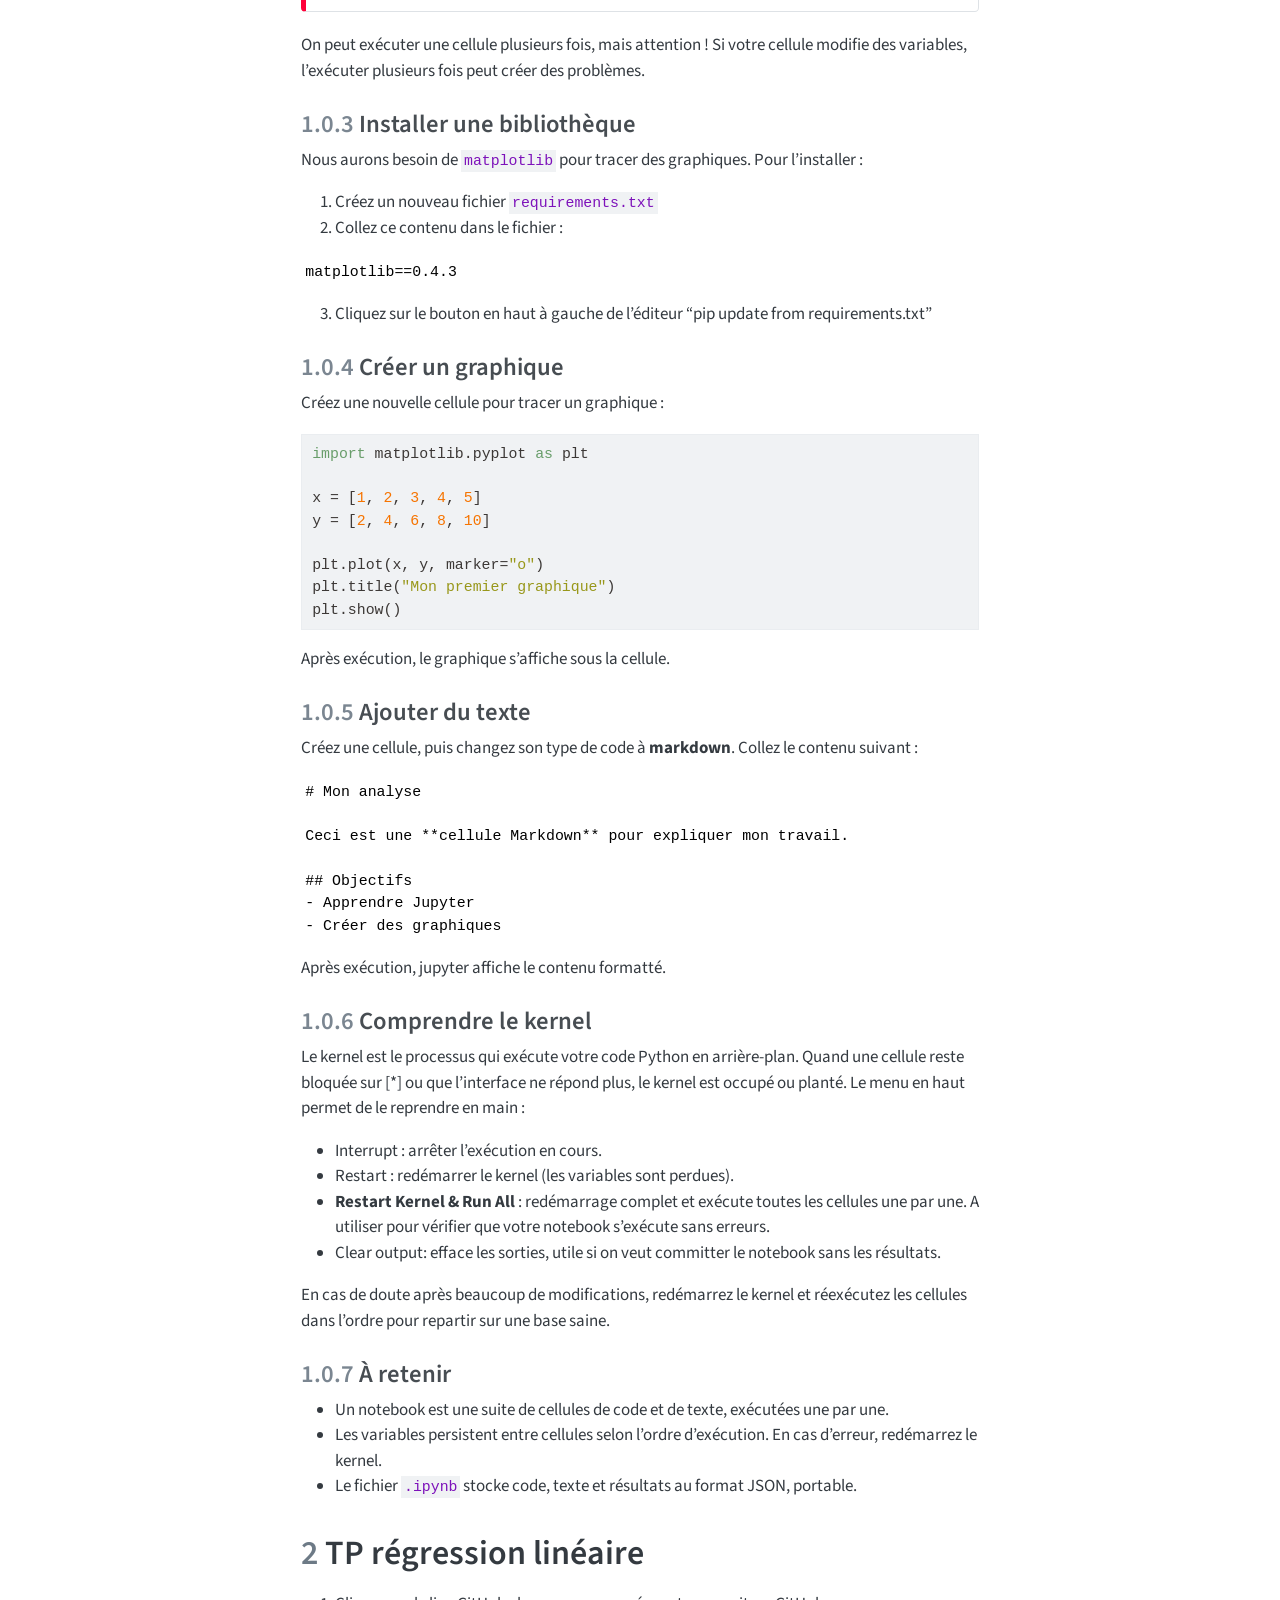
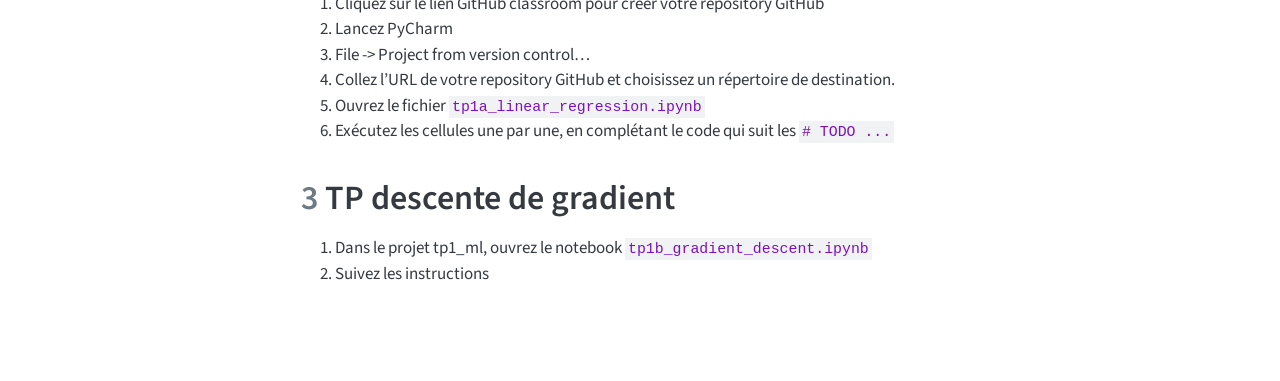
<file: tp1.html>
<!DOCTYPE html>
<html xmlns="http://www.w3.org/1999/xhtml" lang="fr" xml:lang="fr"><head>

<meta charset="utf-8">
<meta name="generator" content="quarto-1.9.37">

<meta name="viewport" content="width=device-width, initial-scale=1.0, user-scalable=yes">

<meta name="author" content="Mikaël Valot">

<title>TP1 - Introduction à l’apprentissage automatique (machine learning) – 2627 XTI306 Introduction à l'ingénierie IA</title>
<style>
/* Default styles provided by pandoc.
** See https://pandoc.org/MANUAL.html#variables-for-html for config info.
*/
code{white-space: pre-wrap;}
span.smallcaps{font-variant: small-caps;}
div.columns{display: flex; gap: min(4vw, 1.5em);}
div.column{flex: auto; overflow-x: auto;}
div.hanging-indent{margin-left: 1.5em; text-indent: -1.5em;}
ul.task-list{list-style: none;}
ul.task-list li input[type="checkbox"] {
  width: 0.8em;
  margin: 0 0.8em 0.2em -1em; /* quarto-specific, see https://github.com/quarto-dev/quarto-cli/issues/4556 */ 
  vertical-align: middle;
}
/* CSS for syntax highlighting */
html { -webkit-text-size-adjust: 100%; }
pre > code.sourceCode { white-space: pre; position: relative; }
pre > code.sourceCode > span { display: inline-block; line-height: 1.25; }
pre > code.sourceCode > span:empty { height: 1.2em; }
.sourceCode { overflow: visible; }
code.sourceCode > span { color: inherit; text-decoration: inherit; }
div.sourceCode { margin: 1em 0; }
pre.sourceCode { margin: 0; }
@media screen {
div.sourceCode { overflow: auto; }
}
@media print {
pre > code.sourceCode { white-space: pre-wrap; }
pre > code.sourceCode > span { text-indent: -5em; padding-left: 5em; }
}
pre.numberSource code
  { counter-reset: source-line 0; }
pre.numberSource code > span
  { position: relative; left: -4em; counter-increment: source-line; }
pre.numberSource code > span > a:first-child::before
  { content: counter(source-line);
    position: relative; left: -1em; text-align: right; vertical-align: baseline;
    border: none; display: inline-block;
    -webkit-touch-callout: none; -webkit-user-select: none;
    -khtml-user-select: none; -moz-user-select: none;
    -ms-user-select: none; user-select: none;
    padding: 0 4px; width: 4em;
  }
pre.numberSource { margin-left: 3em;  padding-left: 4px; }
div.sourceCode
  {   }
@media screen {
pre > code.sourceCode > span > a:first-child::before { text-decoration: underline; }
}
</style>


<script src="site_libs/quarto-nav/quarto-nav.js"></script>
<script src="site_libs/quarto-nav/headroom.min.js"></script>
<script src="site_libs/clipboard/clipboard.min.js"></script>
<script src="site_libs/quarto-search/autocomplete.umd.js"></script>
<script src="site_libs/quarto-search/fuse.min.js"></script>
<script src="site_libs/quarto-search/quarto-search.js"></script>
<meta name="quarto:offset" content="./">
<link href="./figures/favicon.png" rel="icon" type="image/png">
<script src="site_libs/quarto-html/quarto.js" type="module"></script>
<script src="site_libs/quarto-html/tabsets/tabsets.js" type="module"></script>
<script src="site_libs/quarto-html/popper.min.js"></script>
<script src="site_libs/quarto-html/tippy.umd.min.js"></script>
<script src="site_libs/quarto-html/anchor.min.js"></script>
<link href="site_libs/quarto-html/tippy.css" rel="stylesheet">
<link href="site_libs/quarto-html/quarto-syntax-highlighting-88e8eab2b9e74ff2b2dcb2dc0227e102.css" rel="stylesheet" class="quarto-color-scheme" id="quarto-text-highlighting-styles">
<link href="site_libs/quarto-html/quarto-syntax-highlighting-dark-35673c1328022ec05f8a1bab69fe76b7.css" rel="stylesheet" class="quarto-color-scheme quarto-color-alternate" id="quarto-text-highlighting-styles">
<link href="site_libs/quarto-html/quarto-syntax-highlighting-88e8eab2b9e74ff2b2dcb2dc0227e102.css" rel="stylesheet" class="quarto-color-scheme-extra" id="quarto-text-highlighting-styles">
<script src="site_libs/bootstrap/bootstrap.min.js"></script>
<link href="site_libs/bootstrap/bootstrap-icons.css" rel="stylesheet">
<link href="site_libs/bootstrap/bootstrap-626bc743731229bd8adb76e0f8fa352c.min.css" rel="stylesheet" append-hash="true" class="quarto-color-scheme" id="quarto-bootstrap" data-mode="light">
<link href="site_libs/bootstrap/bootstrap-dark-626bc743731229bd8adb76e0f8fa352c.min.css" rel="stylesheet" append-hash="true" class="quarto-color-scheme quarto-color-alternate" id="quarto-bootstrap" data-mode="light">
<link href="site_libs/bootstrap/bootstrap-626bc743731229bd8adb76e0f8fa352c.min.css" rel="stylesheet" append-hash="true" class="quarto-color-scheme-extra" id="quarto-bootstrap" data-mode="light">
<script id="quarto-search-options" type="application/json">{
  "location": "sidebar",
  "copy-button": false,
  "collapse-after": 3,
  "panel-placement": "start",
  "type": "textbox",
  "limit": 50,
  "keyboard-shortcut": [
    "f",
    "/",
    "s"
  ],
  "show-item-context": false,
  "language": {
    "search-no-results-text": "Pas de résultats",
    "search-matching-documents-text": "documents trouvés",
    "search-copy-link-title": "Copier le lien vers la recherche",
    "search-hide-matches-text": "Cacher les correspondances additionnelles",
    "search-more-match-text": "correspondance de plus dans ce document",
    "search-more-matches-text": "correspondances de plus dans ce document",
    "search-clear-button-title": "Effacer",
    "search-text-placeholder": "",
    "search-detached-cancel-button-title": "Annuler",
    "search-submit-button-title": "Envoyer",
    "search-label": "Recherche"
  }
}</script>


<link rel="stylesheet" href="styles.css">
</head>

<body class="nav-sidebar floating quarto-light">

<div id="quarto-search-results"></div>
  <header id="quarto-header" class="headroom fixed-top">
  <nav class="quarto-secondary-nav">
    <div class="container-fluid d-flex">
      <button type="button" class="quarto-btn-toggle btn" data-bs-toggle="collapse" role="button" data-bs-target=".quarto-sidebar-collapse-item" aria-controls="quarto-sidebar" aria-expanded="false" aria-label="Basculer la barre latérale" onclick="if (window.quartoToggleHeadroom) { window.quartoToggleHeadroom(); }">
        <i class="bi bi-layout-text-sidebar-reverse"></i>
      </button>
        <nav class="quarto-page-breadcrumbs" aria-label="breadcrumb"><ol class="breadcrumb"><li class="breadcrumb-item"><a href="./tp1.html">TPs</a></li><li class="breadcrumb-item"><a href="./tp1.html">TP1 - Introduction à l’apprentissage automatique (<em>machine learning</em>)</a></li></ol></nav>
        <a class="flex-grow-1" role="navigation" data-bs-toggle="collapse" data-bs-target=".quarto-sidebar-collapse-item" aria-controls="quarto-sidebar" aria-expanded="false" aria-label="Basculer la barre latérale" onclick="if (window.quartoToggleHeadroom) { window.quartoToggleHeadroom(); }">      
        </a>
      <button type="button" class="btn quarto-search-button" aria-label="Recherche" onclick="window.quartoOpenSearch();">
        <i class="bi bi-search"></i>
      </button>
    </div>
  </nav>
</header>
<!-- content -->
<div id="quarto-content" class="quarto-container page-columns page-rows-contents page-layout-article">
<!-- sidebar -->
  <nav id="quarto-sidebar" class="sidebar collapse collapse-horizontal quarto-sidebar-collapse-item sidebar-navigation floating overflow-auto">
    <div class="pt-lg-2 mt-2 text-left sidebar-header">
      <a href="./index.html" class="sidebar-logo-link">
      <img src="./figures/logo-noir.png" alt="" class="sidebar-logo light-content py-0 d-lg-inline d-none">
      <img src="./figures/logo-noir.png" alt="" class="sidebar-logo dark-content py-0 d-lg-inline d-none">
      </a>
      </div>
        <div class="mt-2 flex-shrink-0 align-items-center">
        <div class="sidebar-search">
        <div id="quarto-search" class="" title="Recherche"></div>
        </div>
        </div>
    <div class="sidebar-menu-container"> 
    <ul class="list-unstyled mt-1">
        <li class="sidebar-item">
  <div class="sidebar-item-container"> 
  <a href="./index.html" class="sidebar-item-text sidebar-link">
 <span class="menu-text">XTI306 Introduction à l’ingénierie IA</span></a>
  </div>
</li>
        <li class="sidebar-item sidebar-item-section">
      <div class="sidebar-item-container"> 
            <a class="sidebar-item-text sidebar-link text-start collapsed" data-bs-toggle="collapse" data-bs-target="#quarto-sidebar-section-1" role="navigation" aria-expanded="false">
 <span class="menu-text">Cours</span></a>
          <a class="sidebar-item-toggle text-start collapsed" data-bs-toggle="collapse" data-bs-target="#quarto-sidebar-section-1" role="navigation" aria-expanded="false" aria-label="Basculer la section">
            <i class="bi bi-chevron-right ms-2"></i>
          </a> 
      </div>
      <ul id="quarto-sidebar-section-1" class="collapse list-unstyled sidebar-section depth1 ">  
          <li class="sidebar-item">
  <div class="sidebar-item-container"> 
  <a href="./cours1.html" class="sidebar-item-text sidebar-link">
 <span class="menu-text">CM1 - Introduction à l’apprentissage automatique (<em>machine learning</em>)</span></a>
  </div>
</li>
          <li class="sidebar-item">
  <div class="sidebar-item-container"> 
  <a href="./glossaire.html" class="sidebar-item-text sidebar-link">
 <span class="menu-text">Glossaire</span></a>
  </div>
</li>
          <li class="sidebar-item">
  <div class="sidebar-item-container"> 
  <a href="./references.html" class="sidebar-item-text sidebar-link">
 <span class="menu-text">Références</span></a>
  </div>
</li>
      </ul>
  </li>
        <li class="sidebar-item sidebar-item-section">
      <div class="sidebar-item-container"> 
            <a class="sidebar-item-text sidebar-link text-start collapsed" data-bs-toggle="collapse" data-bs-target="#quarto-sidebar-section-2" role="navigation" aria-expanded="false">
 <span class="menu-text">Activités</span></a>
          <a class="sidebar-item-toggle text-start collapsed" data-bs-toggle="collapse" data-bs-target="#quarto-sidebar-section-2" role="navigation" aria-expanded="false" aria-label="Basculer la section">
            <i class="bi bi-chevron-right ms-2"></i>
          </a> 
      </div>
      <ul id="quarto-sidebar-section-2" class="collapse list-unstyled sidebar-section depth1 ">  
          <li class="sidebar-item">
  <div class="sidebar-item-container"> 
  <a href="./cours1_gradient_descent.html" class="sidebar-item-text sidebar-link">
 <span class="menu-text">CM1 - Descente de Gradient</span></a>
  </div>
</li>
          <li class="sidebar-item">
  <div class="sidebar-item-container"> 
  <a href="./single-neuron.html" class="sidebar-item-text sidebar-link">
 <span class="menu-text">CM2 - Modèle à un neurone</span></a>
  </div>
</li>
          <li class="sidebar-item">
  <div class="sidebar-item-container"> 
  <a href="./multi-neuron.html" class="sidebar-item-text sidebar-link">
 <span class="menu-text">CM2 - Modèle à plusieurs neurones</span></a>
  </div>
</li>
          <li class="sidebar-item">
  <div class="sidebar-item-container"> 
  <a href="./playground.html" class="sidebar-item-text sidebar-link">
 <span class="menu-text">CM2 - TensorFlow Playground</span></a>
  </div>
</li>
          <li class="sidebar-item">
  <div class="sidebar-item-container"> 
  <a href="./cours3_attention.html" class="sidebar-item-text sidebar-link">
 <span class="menu-text">CM3 - Le mécanisme d’attention</span></a>
  </div>
</li>
      </ul>
  </li>
        <li class="sidebar-item sidebar-item-section">
      <div class="sidebar-item-container"> 
            <a class="sidebar-item-text sidebar-link text-start" data-bs-toggle="collapse" data-bs-target="#quarto-sidebar-section-3" role="navigation" aria-expanded="true">
 <span class="menu-text">TPs</span></a>
          <a class="sidebar-item-toggle text-start" data-bs-toggle="collapse" data-bs-target="#quarto-sidebar-section-3" role="navigation" aria-expanded="true" aria-label="Basculer la section">
            <i class="bi bi-chevron-right ms-2"></i>
          </a> 
      </div>
      <ul id="quarto-sidebar-section-3" class="collapse list-unstyled sidebar-section depth1 show">  
          <li class="sidebar-item">
  <div class="sidebar-item-container"> 
  <a href="./tp1.html" class="sidebar-item-text sidebar-link active">
 <span class="menu-text">TP1 - Introduction à l’apprentissage automatique (<em>machine learning</em>)</span></a>
  </div>
</li>
      </ul>
  </li>
    </ul>
    </div>
</nav>
<div id="quarto-sidebar-glass" class="quarto-sidebar-collapse-item" data-bs-toggle="collapse" data-bs-target=".quarto-sidebar-collapse-item"></div>
<!-- margin-sidebar -->
    <div id="quarto-margin-sidebar" class="sidebar margin-sidebar">
        <nav id="TOC" role="doc-toc" class="toc-active">
    <h2 id="toc-title">Sur cette page</h2>
   
  <ul class="collapse">
  <li><a href="#initiation-à-jupyter-dans-pycharm" id="toc-initiation-à-jupyter-dans-pycharm" class="nav-link active" data-scroll-target="#initiation-à-jupyter-dans-pycharm"><span class="header-section-number">1</span> Initiation à Jupyter dans PyCharm</a></li>
  <li><a href="#tp-régression-linéaire" id="toc-tp-régression-linéaire" class="nav-link" data-scroll-target="#tp-régression-linéaire"><span class="header-section-number">2</span> TP régression linéaire</a></li>
  <li><a href="#tp-descente-de-gradient" id="toc-tp-descente-de-gradient" class="nav-link" data-scroll-target="#tp-descente-de-gradient"><span class="header-section-number">3</span> TP descente de gradient</a></li>
  </ul>
</nav>
    </div>
<!-- main -->
<main class="content" id="quarto-document-content">

<header id="title-block-header" class="quarto-title-block default"><nav class="quarto-page-breadcrumbs quarto-title-breadcrumbs d-none d-lg-block" aria-label="breadcrumb"><ol class="breadcrumb"><li class="breadcrumb-item"><a href="./tp1.html">TPs</a></li><li class="breadcrumb-item"><a href="./tp1.html">TP1 - Introduction à l’apprentissage automatique (<em>machine learning</em>)</a></li></ol></nav>
<div class="quarto-title">
<h1 class="title">TP1 - Introduction à l’apprentissage automatique (<em>machine learning</em>)</h1>
</div>



<div class="quarto-title-meta">

    <div>
    <div class="quarto-title-meta-heading">Auteur·rice</div>
    <div class="quarto-title-meta-contents">
             <p>Mikaël Valot </p>
          </div>
  </div>
    
  
    
  </div>
  


</header>


<section id="initiation-à-jupyter-dans-pycharm" class="level1" data-number="1">
<h1 data-number="1"><span class="header-section-number">1</span> Initiation à Jupyter dans PyCharm</h1>
<p>Un notebook Jupyter est un document interactif qui combine code, texte et résultats dans le navigateur. On écrit du code par petits blocs, on l’exécute, et le résultat s’affiche juste en dessous.</p>
<p>Bien qu’il soit possible d’utiliser un navigateur pour travailler avec Jupyter, nous utiliserons PyCharm car il offre des fonctionnalités plus avancées :</p>
<ul>
<li>souligne les erreurs potentielles en rouge</li>
<li>autocomplétion du code avec <strong>ctrl-space</strong></li>
<li>navigation avec <strong>ctrl-click</strong></li>
<li>documentation avec <strong>ctrl-Q</strong></li>
<li>inspection des variables</li>
</ul>
<section id="créer-un-notebook" class="level3" data-number="1.0.1">
<h3 data-number="1.0.1" class="anchored" data-anchor-id="créer-un-notebook"><span class="header-section-number">1.0.1</span> Créer un notebook</h3>
<ol type="1">
<li>Lancez PyCharm</li>
<li>Créer un nouveau projet Python.
<ol type="a">
<li>Location : choisissez un répertoire, en nommant le projet <code>tp0_jupyter</code></li>
<li>Interpreter type: venv</li>
</ol></li>
<li>File -&gt; New File or Directory -&gt; Jupyter Notebook. Nommez le “initiation”</li>
</ol>
</section>
<section id="ajouter-du-code" class="level3" data-number="1.0.2">
<h3 data-number="1.0.2" class="anchored" data-anchor-id="ajouter-du-code"><span class="header-section-number">1.0.2</span> Ajouter du code</h3>
<ol type="1">
<li>La première cellule est de type code. Collez le code suivant et cliquez sur le bouton vert à gauche :</li>
</ol>
<div class="code-copy-outer-scaffold"><div class="sourceCode" id="cb1"><pre class="sourceCode python code-with-copy"><code class="sourceCode python"><span id="cb1-1"><a href="#cb1-1" aria-hidden="true" tabindex="-1"></a>greeting<span class="op">=</span><span class="st">'Bonjour'</span></span>
<span id="cb1-2"><a href="#cb1-2" aria-hidden="true" tabindex="-1"></a><span class="bu">print</span>(greeting)</span></code></pre></div><button title="Copier vers le presse-papier" class="code-copy-button"><i class="bi"></i></button></div>
<p>Le résultat s’affiche sous la cellule, et la fenêtre “jupyter variables” affiche le contenu de <code>greeting</code>.</p>
<div class="quarto-figure quarto-figure-center">
<figure class="figure">
<p><img src="figures/jupyter_initiation.png" class="img-fluid figure-img"></p>
<figcaption>Cellule jupyter</figcaption>
</figure>
</div>
<p>Le point fort de Jupyter : les variables restent en mémoire d’une cellule à l’autre, dans l’ordre où vous les exécutez. Une valeur calculée dans une cellule est réutilisable dans les suivantes.</p>
<ol start="2" type="1">
<li>Ajoutez une nouvelle cellule (bouton +), et collez le code qui suit. Ensuite, exécutez le avec <strong>ctrl-enter</strong></li>
</ol>
<div class="code-copy-outer-scaffold"><div class="sourceCode" id="cb2"><pre class="sourceCode python code-with-copy"><code class="sourceCode python"><span id="cb2-1"><a href="#cb2-1" aria-hidden="true" tabindex="-1"></a>greeting <span class="op">+=</span> <span class="st">' depuis Jupyter'</span></span>
<span id="cb2-2"><a href="#cb2-2" aria-hidden="true" tabindex="-1"></a><span class="bu">print</span>(greeting)</span></code></pre></div><button title="Copier vers le presse-papier" class="code-copy-button"><i class="bi"></i></button></div>
<div class="callout callout-style-default callout-important callout-titled">
<div class="callout-header d-flex align-content-center">
<div class="callout-icon-container">
<i class="callout-icon"></i>
</div>
<div class="callout-title-container flex-fill">
Important
</div>
</div>
<div class="callout-body-container callout-body">
<p>Une cellule utilise les variables déjà exécutées, pas leur position dans le notebook. Si vous obtenez une erreur NameError, vérifiez que vous avez bien exécuté les cellules dans le bon ordre, ou redémarrez le kernel.</p>
</div>
</div>
<p>On peut exécuter une cellule plusieurs fois, mais attention ! Si votre cellule modifie des variables, l’exécuter plusieurs fois peut créer des problèmes.</p>
</section>
<section id="installer-une-bibliothèque" class="level3" data-number="1.0.3">
<h3 data-number="1.0.3" class="anchored" data-anchor-id="installer-une-bibliothèque"><span class="header-section-number">1.0.3</span> Installer une bibliothèque</h3>
<p>Nous aurons besoin de <code>matplotlib</code> pour tracer des graphiques. Pour l’installer :</p>
<ol type="1">
<li>Créez un nouveau fichier <code>requirements.txt</code></li>
<li>Collez ce contenu dans le fichier :</li>
</ol>
<pre><code>matplotlib==0.4.3</code></pre>
<ol start="3" type="1">
<li>Cliquez sur le bouton en haut à gauche de l’éditeur “pip update from requirements.txt”</li>
</ol>
</section>
<section id="créer-un-graphique" class="level3" data-number="1.0.4">
<h3 data-number="1.0.4" class="anchored" data-anchor-id="créer-un-graphique"><span class="header-section-number">1.0.4</span> Créer un graphique</h3>
<p>Créez une nouvelle cellule pour tracer un graphique :</p>
<div class="code-copy-outer-scaffold"><div class="sourceCode" id="cb4"><pre class="sourceCode python code-with-copy"><code class="sourceCode python"><span id="cb4-1"><a href="#cb4-1" aria-hidden="true" tabindex="-1"></a><span class="im">import</span> matplotlib.pyplot <span class="im">as</span> plt</span>
<span id="cb4-2"><a href="#cb4-2" aria-hidden="true" tabindex="-1"></a></span>
<span id="cb4-3"><a href="#cb4-3" aria-hidden="true" tabindex="-1"></a>x <span class="op">=</span> [<span class="dv">1</span>, <span class="dv">2</span>, <span class="dv">3</span>, <span class="dv">4</span>, <span class="dv">5</span>]</span>
<span id="cb4-4"><a href="#cb4-4" aria-hidden="true" tabindex="-1"></a>y <span class="op">=</span> [<span class="dv">2</span>, <span class="dv">4</span>, <span class="dv">6</span>, <span class="dv">8</span>, <span class="dv">10</span>]</span>
<span id="cb4-5"><a href="#cb4-5" aria-hidden="true" tabindex="-1"></a></span>
<span id="cb4-6"><a href="#cb4-6" aria-hidden="true" tabindex="-1"></a>plt.plot(x, y, marker<span class="op">=</span><span class="st">"o"</span>)</span>
<span id="cb4-7"><a href="#cb4-7" aria-hidden="true" tabindex="-1"></a>plt.title(<span class="st">"Mon premier graphique"</span>)</span>
<span id="cb4-8"><a href="#cb4-8" aria-hidden="true" tabindex="-1"></a>plt.show()</span></code></pre></div><button title="Copier vers le presse-papier" class="code-copy-button"><i class="bi"></i></button></div>
<p>Après exécution, le graphique s’affiche sous la cellule.</p>
</section>
<section id="ajouter-du-texte" class="level3" data-number="1.0.5">
<h3 data-number="1.0.5" class="anchored" data-anchor-id="ajouter-du-texte"><span class="header-section-number">1.0.5</span> Ajouter du texte</h3>
<p>Créez une cellule, puis changez son type de code à <strong>markdown</strong>. Collez le contenu suivant :</p>
<pre><code># Mon analyse

Ceci est une **cellule Markdown** pour expliquer mon travail.

## Objectifs
- Apprendre Jupyter
- Créer des graphiques</code></pre>
<p>Après exécution, jupyter affiche le contenu formatté.</p>
</section>
<section id="comprendre-le-kernel" class="level3" data-number="1.0.6">
<h3 data-number="1.0.6" class="anchored" data-anchor-id="comprendre-le-kernel"><span class="header-section-number">1.0.6</span> Comprendre le kernel</h3>
<p>Le kernel est le processus qui exécute votre code Python en arrière-plan. Quand une cellule reste bloquée sur [*] ou que l’interface ne répond plus, le kernel est occupé ou planté. Le menu en haut permet de le reprendre en main :</p>
<ul>
<li>Interrupt : arrêter l’exécution en cours.</li>
<li>Restart : redémarrer le kernel (les variables sont perdues).</li>
<li><strong>Restart Kernel &amp; Run All</strong> : redémarrage complet et exécute toutes les cellules une par une. A utiliser pour vérifier que votre notebook s’exécute sans erreurs.</li>
<li>Clear output: efface les sorties, utile si on veut committer le notebook sans les résultats.</li>
</ul>
<p>En cas de doute après beaucoup de modifications, redémarrez le kernel et réexécutez les cellules dans l’ordre pour repartir sur une base saine.</p>
</section>
<section id="à-retenir" class="level3" data-number="1.0.7">
<h3 data-number="1.0.7" class="anchored" data-anchor-id="à-retenir"><span class="header-section-number">1.0.7</span> À retenir</h3>
<ul>
<li>Un notebook est une suite de cellules de code et de texte, exécutées une par une.</li>
<li>Les variables persistent entre cellules selon l’ordre d’exécution. En cas d’erreur, redémarrez le kernel.</li>
<li>Le fichier <code>.ipynb</code> stocke code, texte et résultats au format JSON, portable.</li>
</ul>
</section>
</section>
<section id="tp-régression-linéaire" class="level1" data-number="2">
<h1 data-number="2"><span class="header-section-number">2</span> TP régression linéaire</h1>
<ol type="1">
<li>Cliquez sur le lien GitHub classroom pour créer votre repository GitHub</li>
<li>Lancez PyCharm</li>
<li>File -&gt; Project from version control…</li>
<li>Collez l’URL de votre repository GitHub et choisissez un répertoire de destination.</li>
<li>Ouvrez le fichier <code>tp1a_linear_regression.ipynb</code></li>
<li>Exécutez les cellules une par une, en complétant le code qui suit les <code># TODO ...</code></li>
</ol>
</section>
<section id="tp-descente-de-gradient" class="level1" data-number="3">
<h1 data-number="3"><span class="header-section-number">3</span> TP descente de gradient</h1>
<ol type="1">
<li>Dans le projet tp1_ml, ouvrez le notebook <code>tp1b_gradient_descent.ipynb</code></li>
<li>Suivez les instructions</li>
</ol>


</section>

</main> <!-- /main -->
<script>
// Presentation mode. Turning it on:
//   - collapses every collapsible callout, each one staying clickable so it
//     can be opened on demand during the lecture
//   - scales the document up for projection (see styles.css)
// Turning it off restores the reading view, with every callout expanded.
// The choice is stored in localStorage so it survives page navigation.
(function () {
  const STORAGE_KEY = "xti306-presentation-mode";
  const root = document.documentElement;

  // Quarto renders a callout carrying a collapse attribute with the Bootstrap
  // collapse markup: a .callout-header holding aria-expanded, and a
  // .callout-collapse holding the body. The chevron is rotated by CSS from
  // aria-expanded alone, and Bootstrap reads the "show" class back from the
  // DOM on every click, so setting both by hand keeps later manual clicks
  // consistent.
  //
  // Callouts written without a collapse attribute lack this markup and are
  // left alone: they stay visible in both modes.
  function setCalloutsCollapsed(collapsed) {
    document.querySelectorAll(".callout").forEach(function (callout) {
      const header = callout.querySelector(".callout-header[aria-expanded]");
      const body = callout.querySelector(".callout-collapse");
      if (!header || !body) return;

      body.classList.toggle("show", !collapsed);
      header.setAttribute("aria-expanded", String(!collapsed));
    });
  }

  // A page opts out of the reading view by declaring
  // `body-classes: collapsed-by-default` in its front matter. Its callouts hold
  // answers the reader is meant to look for first, so they stay closed in both
  // modes and open only on click.
  function alwaysCollapsed() {
    return document.body.classList.contains("collapsed-by-default");
  }

  function render(button, enabled) {
    root.classList.toggle("presentation-mode", enabled);
    setCalloutsCollapsed(enabled || alwaysCollapsed());

    button.setAttribute("aria-pressed", String(enabled));
    button.title = enabled
      ? "Revenir à la vue complète : tous les encadrés dépliés"
      : "Replier les encadrés et agrandir le texte pour la projection";
  }

  function init() {
    const button = document.createElement("button");
    button.id = "presentation-toggle";
    button.type = "button";
    button.innerHTML = '<span class="status-dot"></span>Mode présentation';

    let enabled = localStorage.getItem(STORAGE_KEY) === "true";
    render(button, enabled);

    button.addEventListener("click", function () {
      enabled = !enabled;
      localStorage.setItem(STORAGE_KEY, String(enabled));
      render(button, enabled);
    });

    document.body.appendChild(button);
  }

  if (document.readyState === "loading") {
    document.addEventListener("DOMContentLoaded", init);
  } else {
    init();
  }
})();
</script>
<script id="quarto-html-after-body" type="application/javascript">
  window.document.addEventListener("DOMContentLoaded", function (event) {
    const icon = "";
    const anchorJS = new window.AnchorJS();
    anchorJS.options = {
      placement: 'right',
      icon: icon
    };
    anchorJS.add('.anchored');
    const isCodeAnnotation = (el) => {
      for (const clz of el.classList) {
        if (clz.startsWith('code-annotation-')) {                     
          return true;
        }
      }
      return false;
    }
    const onCopySuccess = function(e) {
      // button target
      const button = e.trigger;
      // don't keep focus
      button.blur();
      // flash "checked"
      button.classList.add('code-copy-button-checked');
      var currentTitle = button.getAttribute("title");
      button.setAttribute("title", "Copié");
      let tooltip;
      if (window.bootstrap) {
        button.setAttribute("data-bs-toggle", "tooltip");
        button.setAttribute("data-bs-placement", "left");
        button.setAttribute("data-bs-title", "Copié");
        tooltip = new bootstrap.Tooltip(button, 
          { trigger: "manual", 
            customClass: "code-copy-button-tooltip",
            offset: [0, -8]});
        tooltip.show();    
      }
      setTimeout(function() {
        if (tooltip) {
          tooltip.hide();
          button.removeAttribute("data-bs-title");
          button.removeAttribute("data-bs-toggle");
          button.removeAttribute("data-bs-placement");
        }
        button.setAttribute("title", currentTitle);
        button.classList.remove('code-copy-button-checked');
      }, 1000);
      // clear code selection
      e.clearSelection();
    }
    const getTextToCopy = function(trigger) {
      const outerScaffold = trigger.parentElement.cloneNode(true);
      const codeEl = outerScaffold.querySelector('code');
      for (const childEl of codeEl.children) {
        if (isCodeAnnotation(childEl)) {
          childEl.remove();
        }
      }
      return codeEl.innerText;
    }
    const clipboard = new window.ClipboardJS('.code-copy-button:not([data-in-quarto-modal])', {
      text: getTextToCopy
    });
    clipboard.on('success', onCopySuccess);
    if (window.document.getElementById('quarto-embedded-source-code-modal')) {
      const clipboardModal = new window.ClipboardJS('.code-copy-button[data-in-quarto-modal]', {
        text: getTextToCopy,
        container: window.document.getElementById('quarto-embedded-source-code-modal')
      });
      clipboardModal.on('success', onCopySuccess);
    }
      var localhostRegex = new RegExp(/^(?:http|https):\/\/localhost\:?[0-9]*\//);
      var mailtoRegex = new RegExp(/^mailto:/);
        var filterRegex = new RegExp("https:\/\/mikaelv\.github\.io\/xti306_IA_site\/");
      var isInternal = (href) => {
          return filterRegex.test(href) || localhostRegex.test(href) || mailtoRegex.test(href);
      }
      // Inspect non-navigation links and adorn them if external
     var links = window.document.querySelectorAll('a[href]:not(.nav-link):not(.navbar-brand):not(.toc-action):not(.sidebar-link):not(.sidebar-item-toggle):not(.pagination-link):not(.no-external):not([aria-hidden]):not(.dropdown-item):not(.quarto-navigation-tool):not(.about-link)');
      for (var i=0; i<links.length; i++) {
        const link = links[i];
        if (!isInternal(link.href)) {
          // undo the damage that might have been done by quarto-nav.js in the case of
          // links that we want to consider external
          if (link.dataset.originalHref !== undefined) {
            link.href = link.dataset.originalHref;
          }
        }
      }
    function tippyHover(el, contentFn, onTriggerFn, onUntriggerFn) {
      const config = {
        allowHTML: true,
        maxWidth: 500,
        delay: 100,
        arrow: false,
        appendTo: function(el) {
            return el.parentElement;
        },
        interactive: true,
        interactiveBorder: 10,
        theme: 'quarto',
        placement: 'bottom-start',
      };
      if (contentFn) {
        config.content = contentFn;
      }
      if (onTriggerFn) {
        config.onTrigger = onTriggerFn;
      }
      if (onUntriggerFn) {
        config.onUntrigger = onUntriggerFn;
      }
      window.tippy(el, config); 
    }
    const noterefs = window.document.querySelectorAll('a[role="doc-noteref"]');
    for (var i=0; i<noterefs.length; i++) {
      const ref = noterefs[i];
      tippyHover(ref, function() {
        // use id or data attribute instead here
        let href = ref.getAttribute('data-footnote-href') || ref.getAttribute('href');
        try { href = new URL(href).hash; } catch {}
        const id = href.replace(/^#\/?/, "");
        const note = window.document.getElementById(id);
        if (note) {
          return note.innerHTML;
        } else {
          return "";
        }
      });
    }
    const xrefs = window.document.querySelectorAll('a.quarto-xref');
    const processXRef = (id, note) => {
      // Strip column container classes
      const stripColumnClz = (el) => {
        el.classList.remove("page-full", "page-columns");
        if (el.children) {
          for (const child of el.children) {
            stripColumnClz(child);
          }
        }
      }
      stripColumnClz(note)
      if (id === null || id.startsWith('sec-')) {
        // Special case sections, only their first couple elements
        const container = document.createElement("div");
        if (note.children && note.children.length > 2) {
          container.appendChild(note.children[0].cloneNode(true));
          for (let i = 1; i < note.children.length; i++) {
            const child = note.children[i];
            if (child.tagName === "P" && child.innerText === "") {
              continue;
            } else {
              container.appendChild(child.cloneNode(true));
              break;
            }
          }
          if (window.Quarto?.typesetMath) {
            window.Quarto.typesetMath(container);
          }
          return container.innerHTML
        } else {
          if (window.Quarto?.typesetMath) {
            window.Quarto.typesetMath(note);
          }
          return note.innerHTML;
        }
      } else {
        // Remove any anchor links if they are present
        const anchorLink = note.querySelector('a.anchorjs-link');
        if (anchorLink) {
          anchorLink.remove();
        }
        if (window.Quarto?.typesetMath) {
          window.Quarto.typesetMath(note);
        }
        if (note.classList.contains("callout")) {
          return note.outerHTML;
        } else {
          return note.innerHTML;
        }
      }
    }
    for (var i=0; i<xrefs.length; i++) {
      const xref = xrefs[i];
      tippyHover(xref, undefined, function(instance) {
        instance.disable();
        let url = xref.getAttribute('href');
        let hash = undefined; 
        if (url.startsWith('#')) {
          hash = url;
        } else {
          try { hash = new URL(url).hash; } catch {}
        }
        if (hash) {
          const id = hash.replace(/^#\/?/, "");
          const note = window.document.getElementById(id);
          if (note !== null) {
            try {
              const html = processXRef(id, note.cloneNode(true));
              instance.setContent(html);
            } finally {
              instance.enable();
              instance.show();
            }
          } else {
            // See if we can fetch this
            fetch(url.split('#')[0])
            .then(res => res.text())
            .then(html => {
              const parser = new DOMParser();
              const htmlDoc = parser.parseFromString(html, "text/html");
              const note = htmlDoc.getElementById(id);
              if (note !== null) {
                const html = processXRef(id, note);
                instance.setContent(html);
              } 
            }).finally(() => {
              instance.enable();
              instance.show();
            });
          }
        } else {
          // See if we can fetch a full url (with no hash to target)
          // This is a special case and we should probably do some content thinning / targeting
          fetch(url)
          .then(res => res.text())
          .then(html => {
            const parser = new DOMParser();
            const htmlDoc = parser.parseFromString(html, "text/html");
            const note = htmlDoc.querySelector('main.content');
            if (note !== null) {
              // This should only happen for chapter cross references
              // (since there is no id in the URL)
              // remove the first header
              if (note.children.length > 0 && note.children[0].tagName === "HEADER") {
                note.children[0].remove();
              }
              const html = processXRef(null, note);
              instance.setContent(html);
            } 
          }).finally(() => {
            instance.enable();
            instance.show();
          });
        }
      }, function(instance) {
      });
    }
        let selectedAnnoteEl;
        const selectorForAnnotation = ( cell, annotation) => {
          let cellAttr = 'data-code-cell="' + cell + '"';
          let lineAttr = 'data-code-annotation="' +  annotation + '"';
          const selector = 'span[' + cellAttr + '][' + lineAttr + ']';
          return selector;
        }
        const selectCodeLines = (annoteEl) => {
          const doc = window.document;
          const targetCell = annoteEl.getAttribute("data-target-cell");
          const targetAnnotation = annoteEl.getAttribute("data-target-annotation");
          const annoteSpan = window.document.querySelector(selectorForAnnotation(targetCell, targetAnnotation));
          const lines = annoteSpan.getAttribute("data-code-lines").split(",");
          const lineIds = lines.map((line) => {
            return targetCell + "-" + line;
          })
          let top = null;
          let height = null;
          let parent = null;
          if (lineIds.length > 0) {
              //compute the position of the single el (top and bottom and make a div)
              const el = window.document.getElementById(lineIds[0]);
              top = el.offsetTop;
              height = el.offsetHeight;
              parent = el.parentElement.parentElement;
            if (lineIds.length > 1) {
              const lastEl = window.document.getElementById(lineIds[lineIds.length - 1]);
              const bottom = lastEl.offsetTop + lastEl.offsetHeight;
              height = bottom - top;
            }
            if (top !== null && height !== null && parent !== null) {
              // cook up a div (if necessary) and position it 
              let div = window.document.getElementById("code-annotation-line-highlight");
              if (div === null) {
                div = window.document.createElement("div");
                div.setAttribute("id", "code-annotation-line-highlight");
                div.style.position = 'absolute';
                parent.appendChild(div);
              }
              div.style.top = top - 2 + "px";
              div.style.height = height + 4 + "px";
              div.style.left = 0;
              let gutterDiv = window.document.getElementById("code-annotation-line-highlight-gutter");
              if (gutterDiv === null) {
                gutterDiv = window.document.createElement("div");
                gutterDiv.setAttribute("id", "code-annotation-line-highlight-gutter");
                gutterDiv.style.position = 'absolute';
                const codeCell = window.document.getElementById(targetCell);
                const gutter = codeCell.querySelector('.code-annotation-gutter');
                gutter.appendChild(gutterDiv);
              }
              gutterDiv.style.top = top - 2 + "px";
              gutterDiv.style.height = height + 4 + "px";
            }
            selectedAnnoteEl = annoteEl;
          }
        };
        const unselectCodeLines = () => {
          const elementsIds = ["code-annotation-line-highlight", "code-annotation-line-highlight-gutter"];
          elementsIds.forEach((elId) => {
            const div = window.document.getElementById(elId);
            if (div) {
              div.remove();
            }
          });
          selectedAnnoteEl = undefined;
        };
          // Handle positioning of the toggle
      window.addEventListener(
        "resize",
        throttle(() => {
          elRect = undefined;
          if (selectedAnnoteEl) {
            selectCodeLines(selectedAnnoteEl);
          }
        }, 10)
      );
      function throttle(fn, ms) {
      let throttle = false;
      let timer;
        return (...args) => {
          if(!throttle) { // first call gets through
              fn.apply(this, args);
              throttle = true;
          } else { // all the others get throttled
              if(timer) clearTimeout(timer); // cancel #2
              timer = setTimeout(() => {
                fn.apply(this, args);
                timer = throttle = false;
              }, ms);
          }
        };
      }
        // Attach click handler to the DT
        const annoteDls = window.document.querySelectorAll('dt[data-target-cell]');
        for (const annoteDlNode of annoteDls) {
          annoteDlNode.addEventListener('click', (event) => {
            const clickedEl = event.target;
            if (clickedEl !== selectedAnnoteEl) {
              unselectCodeLines();
              const activeEl = window.document.querySelector('dt[data-target-cell].code-annotation-active');
              if (activeEl) {
                activeEl.classList.remove('code-annotation-active');
              }
              selectCodeLines(clickedEl);
              clickedEl.classList.add('code-annotation-active');
            } else {
              // Unselect the line
              unselectCodeLines();
              clickedEl.classList.remove('code-annotation-active');
            }
          });
        }
    const findCites = (el) => {
      const parentEl = el.parentElement;
      if (parentEl) {
        const cites = parentEl.dataset.cites;
        if (cites) {
          return {
            el,
            cites: cites.split(' ')
          };
        } else {
          return findCites(el.parentElement)
        }
      } else {
        return undefined;
      }
    };
    var bibliorefs = window.document.querySelectorAll('a[role="doc-biblioref"]');
    for (var i=0; i<bibliorefs.length; i++) {
      const ref = bibliorefs[i];
      const citeInfo = findCites(ref);
      if (citeInfo) {
        tippyHover(citeInfo.el, function() {
          var popup = window.document.createElement('div');
          citeInfo.cites.forEach(function(cite) {
            var citeDiv = window.document.createElement('div');
            citeDiv.classList.add('hanging-indent');
            citeDiv.classList.add('csl-entry');
            var biblioDiv = window.document.getElementById('ref-' + cite);
            if (biblioDiv) {
              citeDiv.innerHTML = biblioDiv.innerHTML;
            }
            popup.appendChild(citeDiv);
          });
          return popup.innerHTML;
        });
      }
    }
  });
  </script>
</div> <!-- /content -->




</body></html>
</file>
<file: site_libs/quarto-html/tippy.css>
.tippy-box[data-animation=fade][data-state=hidden]{opacity:0}[data-tippy-root]{max-width:calc(100vw - 10px)}.tippy-box{position:relative;background-color:#333;color:#fff;border-radius:4px;font-size:14px;line-height:1.4;white-space:normal;outline:0;transition-property:transform,visibility,opacity}.tippy-box[data-placement^=top]>.tippy-arrow{bottom:0}.tippy-box[data-placement^=top]>.tippy-arrow:before{bottom:-7px;left:0;border-width:8px 8px 0;border-top-color:initial;transform-origin:center top}.tippy-box[data-placement^=bottom]>.tippy-arrow{top:0}.tippy-box[data-placement^=bottom]>.tippy-arrow:before{top:-7px;left:0;border-width:0 8px 8px;border-bottom-color:initial;transform-origin:center bottom}.tippy-box[data-placement^=left]>.tippy-arrow{right:0}.tippy-box[data-placement^=left]>.tippy-arrow:before{border-width:8px 0 8px 8px;border-left-color:initial;right:-7px;transform-origin:center left}.tippy-box[data-placement^=right]>.tippy-arrow{left:0}.tippy-box[data-placement^=right]>.tippy-arrow:before{left:-7px;border-width:8px 8px 8px 0;border-right-color:initial;transform-origin:center right}.tippy-box[data-inertia][data-state=visible]{transition-timing-function:cubic-bezier(.54,1.5,.38,1.11)}.tippy-arrow{width:16px;height:16px;color:#333}.tippy-arrow:before{content:"";position:absolute;border-color:transparent;border-style:solid}.tippy-content{position:relative;padding:5px 9px;z-index:1}
</file>
<file: site_libs/quarto-html/quarto-syntax-highlighting-88e8eab2b9e74ff2b2dcb2dc0227e102.css>
/* quarto syntax highlight colors */
:root {
  --quarto-hl-kw-color: #3c3836;
  --quarto-hl-fu-color: #689d6a;
  --quarto-hl-va-color: #458588;
  --quarto-hl-cf-color: #cc241d;
  --quarto-hl-op-color: #3c3836;
  --quarto-hl-bu-color: #d65d0e;
  --quarto-hl-ex-color: #689d6a;
  --quarto-hl-pp-color: #d65d0e;
  --quarto-hl-at-color: #d79921;
  --quarto-hl-ch-color: #b16286;
  --quarto-hl-sc-color: #b16286;
  --quarto-hl-st-color: #98971a;
  --quarto-hl-vs-color: #98971a;
  --quarto-hl-ss-color: #98971a;
  --quarto-hl-im-color: #689d6a;
  --quarto-hl-dt-color: #d79921;
  --quarto-hl-dv-color: #f67400;
  --quarto-hl-bn-color: #f67400;
  --quarto-hl-fl-color: #f67400;
  --quarto-hl-cn-color: #b16286;
  --quarto-hl-co-color: #928374;
  --quarto-hl-do-color: #98971a;
  --quarto-hl-an-color: #98971a;
  --quarto-hl-cv-color: #928374;
  --quarto-hl-re-color: #928374;
  --quarto-hl-in-color: #282828;
  --quarto-hl-wa-color: #282828;
  --quarto-hl-al-color: #282828;
  --quarto-hl-er-color: #cc241d;
}

/* other quarto variables */
:root {
  --quarto-font-monospace: SFMono-Regular, Menlo, Monaco, Consolas, "Liberation Mono", "Courier New", monospace;
}

/* syntax highlight based on Pandoc's rules */
pre > code.sourceCode > span {
  color: #3c3836;
  font-style: inherit;
}

code.sourceCode > span {
  color: #3c3836;
  font-style: inherit;
}

div.sourceCode,
div.sourceCode pre.sourceCode {
  color: #3c3836;
  font-style: inherit;
}

/* Normal */
code span {
  color: #3c3836;
  font-style: inherit;
}

/* Alert */
code span.al {
  color: #282828;
  background-color: #cc241d;
  font-weight: bold;
}

/* Annotation */
code span.an {
  color: #98971a;
}

/* Attribute */
code span.at {
  color: #d79921;
}

/* BaseN */
code span.bn {
  color: #f67400;
}

/* BuiltIn */
code span.bu {
  color: #d65d0e;
}

/* ControlFlow */
code span.cf {
  color: #cc241d;
  font-weight: bold;
}

/* Char */
code span.ch {
  color: #b16286;
}

/* Constant */
code span.cn {
  color: #b16286;
  font-weight: bold;
}

/* Comment */
code span.co {
  color: #928374;
}

/* CommentVar */
code span.cv {
  color: #928374;
}

/* Documentation */
code span.do {
  color: #98971a;
}

/* DataType */
code span.dt {
  color: #d79921;
}

/* DecVal */
code span.dv {
  color: #f67400;
}

/* Error */
code span.er {
  color: #cc241d;
  text-decoration: underline;
}

/* Extension */
code span.ex {
  color: #689d6a;
  font-weight: bold;
}

/* Float */
code span.fl {
  color: #f67400;
}

/* Function */
code span.fu {
  color: #689d6a;
}

/* Import */
code span.im {
  color: #689d6a;
}

/* Information */
code span.in {
  color: #282828;
  background-color: #83a598;
}

/* Keyword */
code span.kw {
  color: #3c3836;
  font-weight: bold;
}

/* Operator */
code span.op {
  color: #3c3836;
}

/* Preprocessor */
code span.pp {
  color: #d65d0e;
}

/* RegionMarker */
code span.re {
  color: #928374;
  background-color: #f9f5d7;
}

/* SpecialChar */
code span.sc {
  color: #b16286;
}

/* SpecialString */
code span.ss {
  color: #98971a;
}

/* String */
code span.st {
  color: #98971a;
}

/* Variable */
code span.va {
  color: #458588;
}

/* VerbatimString */
code span.vs {
  color: #98971a;
}

/* Warning */
code span.wa {
  color: #282828;
  background-color: #fabd2f;
}

.prevent-inlining {
  content: "</";
}

/*# sourceMappingURL=2810abe9aa37240dbb4d47182c195472.css.map */
</file>
<file: site_libs/quarto-html/quarto-syntax-highlighting-dark-35673c1328022ec05f8a1bab69fe76b7.css>
/* quarto syntax highlight colors */
:root {
  --quarto-hl-kw-color: #ebdbb2;
  --quarto-hl-fu-color: #689d6a;
  --quarto-hl-va-color: #458588;
  --quarto-hl-cf-color: #cc241d;
  --quarto-hl-op-color: #ebdbb2;
  --quarto-hl-bu-color: #d65d0e;
  --quarto-hl-ex-color: #689d6a;
  --quarto-hl-pp-color: #d65d0e;
  --quarto-hl-at-color: #d79921;
  --quarto-hl-ch-color: #b16286;
  --quarto-hl-sc-color: #b16286;
  --quarto-hl-st-color: #98971a;
  --quarto-hl-vs-color: #98971a;
  --quarto-hl-ss-color: #98971a;
  --quarto-hl-im-color: #689d6a;
  --quarto-hl-dt-color: #d79921;
  --quarto-hl-dv-color: #f67400;
  --quarto-hl-bn-color: #f67400;
  --quarto-hl-fl-color: #f67400;
  --quarto-hl-cn-color: #b16286;
  --quarto-hl-co-color: #928374;
  --quarto-hl-do-color: #98971a;
  --quarto-hl-an-color: #98971a;
  --quarto-hl-cv-color: #928374;
  --quarto-hl-re-color: #928374;
  --quarto-hl-in-color: #282828;
  --quarto-hl-wa-color: #282828;
  --quarto-hl-al-color: #282828;
  --quarto-hl-er-color: #cc241d;
}

/* other quarto variables */
:root {
  --quarto-font-monospace: SFMono-Regular, Menlo, Monaco, Consolas, "Liberation Mono", "Courier New", monospace;
}

/* syntax highlight based on Pandoc's rules */
pre > code.sourceCode > span {
  color: #ebdbb2;
  font-style: inherit;
}

code.sourceCode > span {
  color: #ebdbb2;
  font-style: inherit;
}

div.sourceCode,
div.sourceCode pre.sourceCode {
  color: #ebdbb2;
  font-style: inherit;
}

/* Normal */
code span {
  color: #ebdbb2;
  font-style: inherit;
}

/* Alert */
code span.al {
  color: #282828;
  background-color: #cc241d;
  font-weight: bold;
}

/* Annotation */
code span.an {
  color: #98971a;
}

/* Attribute */
code span.at {
  color: #d79921;
}

/* BaseN */
code span.bn {
  color: #f67400;
}

/* BuiltIn */
code span.bu {
  color: #d65d0e;
}

/* ControlFlow */
code span.cf {
  color: #cc241d;
  font-weight: bold;
}

/* Char */
code span.ch {
  color: #b16286;
}

/* Constant */
code span.cn {
  color: #b16286;
  font-weight: bold;
}

/* Comment */
code span.co {
  color: #928374;
}

/* CommentVar */
code span.cv {
  color: #928374;
}

/* Documentation */
code span.do {
  color: #98971a;
}

/* DataType */
code span.dt {
  color: #d79921;
}

/* DecVal */
code span.dv {
  color: #f67400;
}

/* Error */
code span.er {
  color: #cc241d;
  text-decoration: underline;
}

/* Extension */
code span.ex {
  color: #689d6a;
  font-weight: bold;
}

/* Float */
code span.fl {
  color: #f67400;
}

/* Function */
code span.fu {
  color: #689d6a;
}

/* Import */
code span.im {
  color: #689d6a;
}

/* Information */
code span.in {
  color: #282828;
  background-color: #83a598;
}

/* Keyword */
code span.kw {
  color: #ebdbb2;
  font-weight: bold;
}

/* Operator */
code span.op {
  color: #ebdbb2;
}

/* Preprocessor */
code span.pp {
  color: #d65d0e;
}

/* RegionMarker */
code span.re {
  color: #928374;
  background-color: #1d2021;
}

/* SpecialChar */
code span.sc {
  color: #b16286;
}

/* SpecialString */
code span.ss {
  color: #98971a;
}

/* String */
code span.st {
  color: #98971a;
}

/* Variable */
code span.va {
  color: #458588;
}

/* VerbatimString */
code span.vs {
  color: #98971a;
}

/* Warning */
code span.wa {
  color: #282828;
  background-color: #fabd2f;
}

.prevent-inlining {
  content: "</";
}

/*# sourceMappingURL=0623fae656dc37e65948b435d4a05d23.css.map */
</file>
<file: styles.css>
/* ==========================================================================
   XTI306 - course site styles
   ========================================================================== */

:root {
  --accent: #3d7ea6;
}

/* --------------------------------------------------------------------------
   1. Key statements
   --------------------------------------------------------------------------
   A key statement is written as a plain Quarto callout:

     ::: {.callout-important appearance="simple"}
     Apprendre, pour une machine, c'est construire la fonction $f$ ...
     :::

   Quarto sets every .callout-body to .9rem, which shrinks the very sentences
   meant to stand out. The rule below lifts the important variant to 1.1rem, so
   no nested ::: {.fs-5} is needed. Other callout types keep the smaller size.

   Specificity is 0-4-0 against the theme's 0-3-0, and styles.css is loaded
   after the theme, so this wins either way.
   -------------------------------------------------------------------------- */

.callout.callout-style-simple.callout-important .callout-body,
.callout.callout-style-default.callout-important .callout-body {
  font-size: 1.1rem;
}

/* --------------------------------------------------------------------------
   2. Presentation mode
   --------------------------------------------------------------------------
   The class is set on <html> by _presentation-mode.html, which also collapses
   every collapsible callout. Content meant to be revealed on demand is
   written with plain Quarto syntax:

     ::: {.callout-note collapse="false"}
     ## Pour aller plus loin
     :::

   The collapse attribute is what makes Quarto emit the collapsible markup;
   "false" means expanded by default, which is the reading view for students.
   -------------------------------------------------------------------------- */

/* Larger text for projection. Quarto sizes everything in rem, so scaling the
   root scales the whole document. Delete this rule to keep the web size. */
.presentation-mode {
  font-size: 112%;
}

/* --------------------------------------------------------------------------
   3. "Where is an LLM?" Venn diagram
   --------------------------------------------------------------------------
   Inline SVG on the home page: mermaid cannot draw overlapping sets. The
   fills are light on purpose, so the label text stays dark in both themes.
   -------------------------------------------------------------------------- */

.ai-venn {
  margin: 1.5rem auto;
  max-width: 44rem;
}

.ai-venn figcaption {
  margin-top: 0.6rem;
  font-size: 0.85rem;
  color: #6c757d;
  text-align: center;
}

/* --------------------------------------------------------------------------
   4. Toggle button
   -------------------------------------------------------------------------- */

#presentation-toggle {
  position: fixed;
  top: 0.6rem;
  right: 0.8rem;
  z-index: 1200;

  display: inline-flex;
  align-items: center;
  gap: 0.45rem;

  padding: 0.32rem 0.75rem;
  border: 1px solid #ccd4da;
  border-radius: 999px;

  background: rgba(255, 255, 255, 0.92);
  color: #55636e;
  font-size: 0.78rem;
  font-family: inherit;
  line-height: 1.4;
  white-space: nowrap;
  cursor: pointer;

  box-shadow: 0 1px 3px rgba(0, 0, 0, 0.08);
  transition: background 0.15s, color 0.15s, border-color 0.15s;
}

#presentation-toggle:hover {
  border-color: var(--accent);
  color: var(--accent);
}

/* Status dot, so the state is readable at a glance. */
#presentation-toggle .status-dot {
  width: 0.6rem;
  height: 0.6rem;
  border-radius: 50%;
  border: 1px solid currentColor;
  background: transparent;
}

#presentation-toggle[aria-pressed="true"] {
  background: var(--accent);
  border-color: var(--accent);
  color: #fff;
}

#presentation-toggle[aria-pressed="true"] .status-dot {
  background: currentColor;
}

/* The button is pointless in print, and on narrow screens it would overlap
   the navigation menu. */
@media print {
  #presentation-toggle {
    display: none;
  }
}

@media (max-width: 991px) {
  #presentation-toggle {
    display: none;
  }
}
</file>
